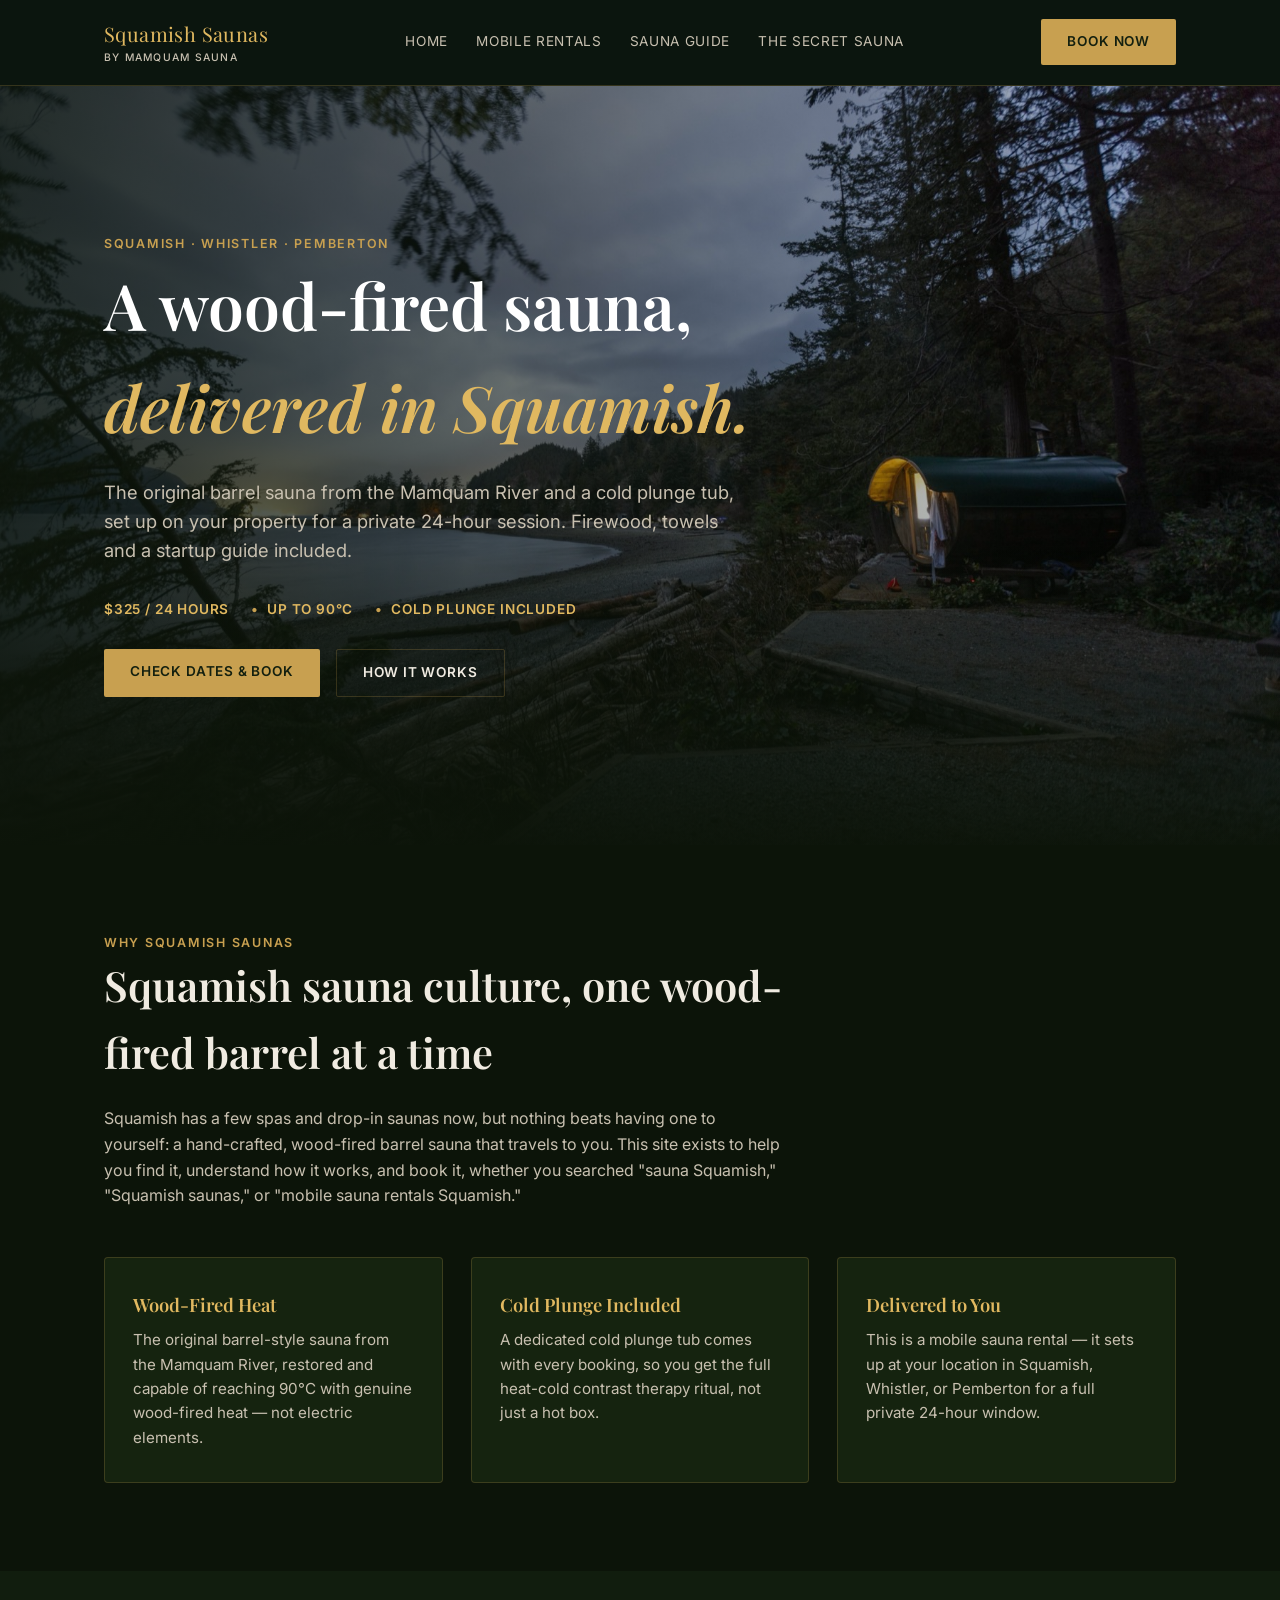
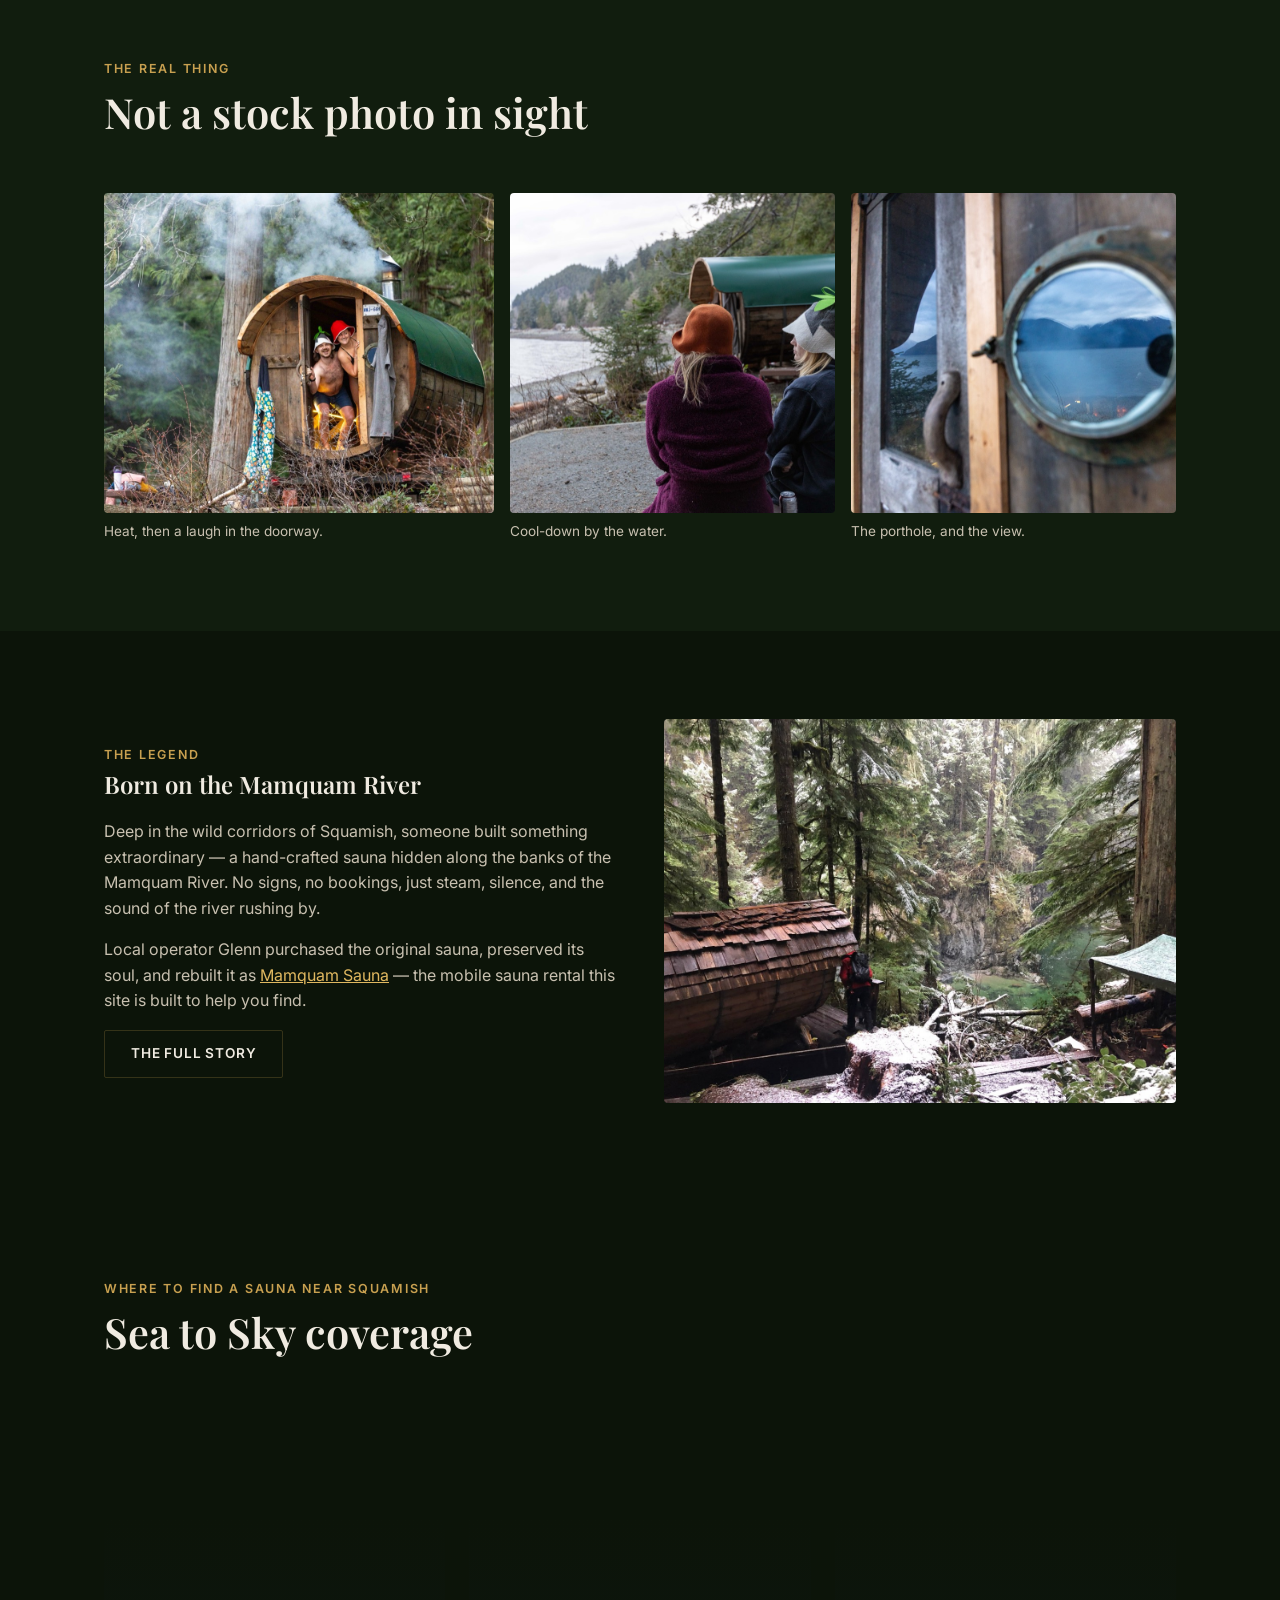
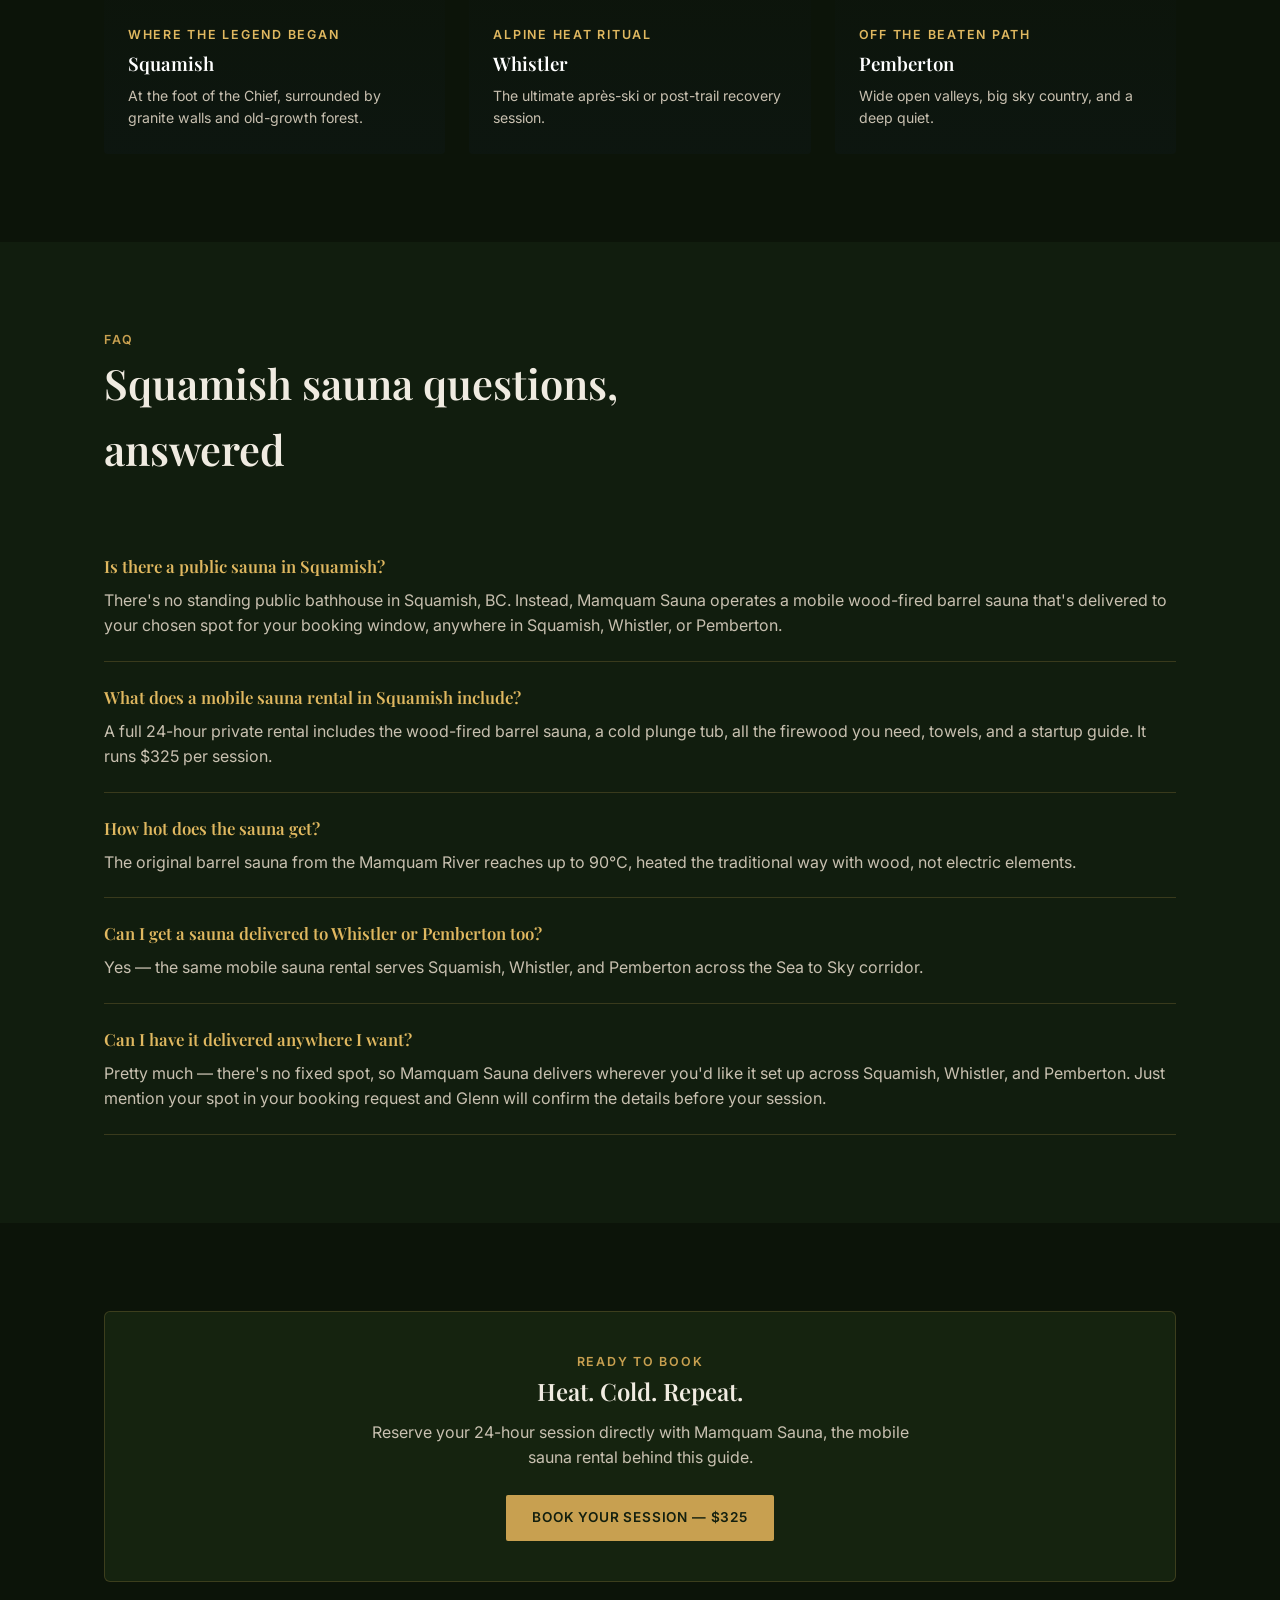
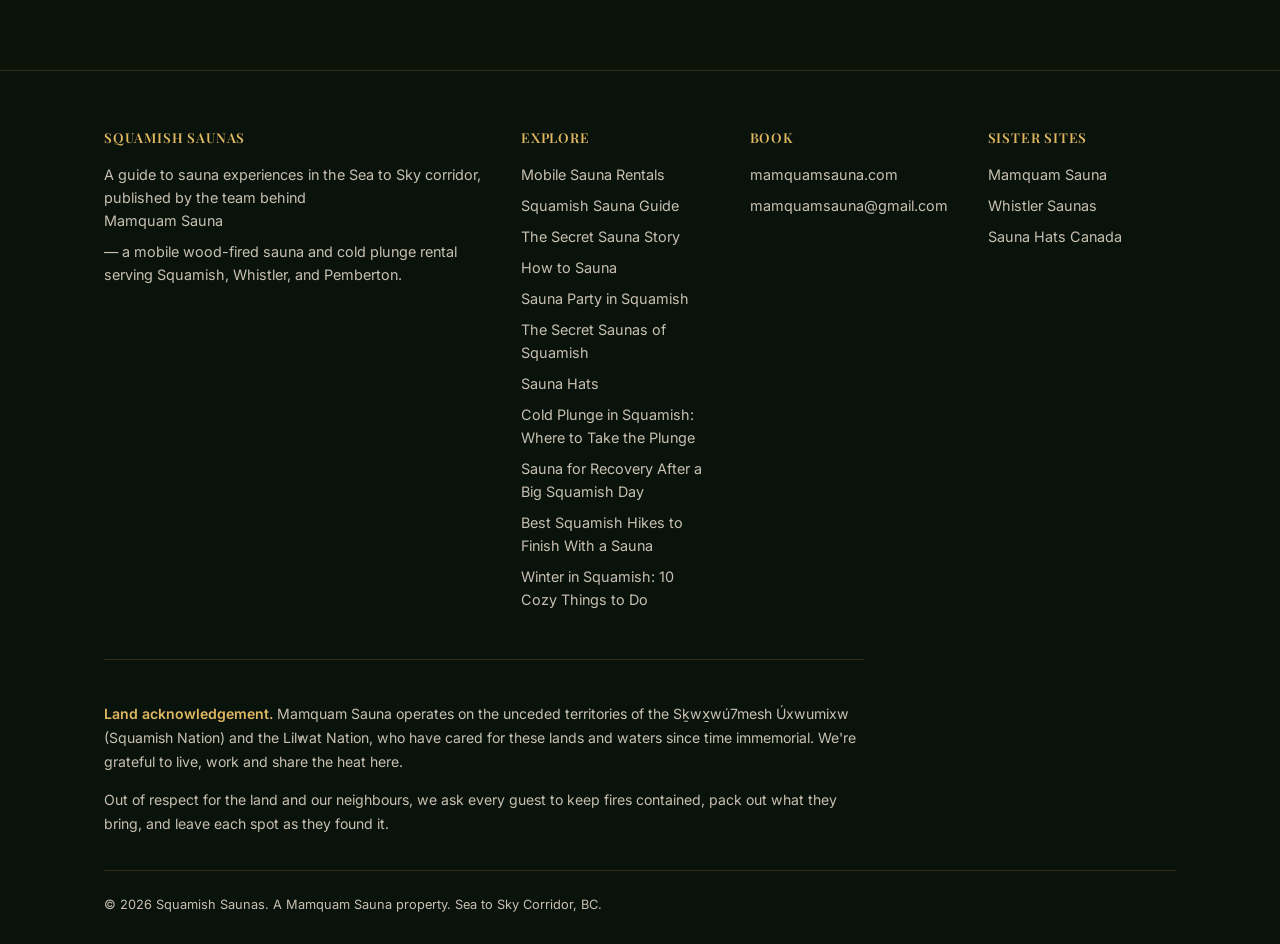
<file: index.html>
<!DOCTYPE html>
<html lang="en">
<head>
<meta charset="UTF-8" />
<meta name="viewport" content="width=device-width, initial-scale=1.0" />
<title>Squamish Saunas | Sauna &amp; Mobile Sauna Rentals in Squamish, BC</title>
<meta name="description" content="Your guide to saunas in Squamish, BC — including mobile sauna rentals with cold plunge, wood-fired heat, and firewood included. Brought to you by Mamquam Sauna." />
<meta name="robots" content="index, follow" />
<link rel="canonical" href="https://www.saunasquamish.com/" />
<meta property="og:type" content="website" />
<meta property="og:site_name" content="Squamish Saunas" />
<meta property="og:title" content="Squamish Saunas | Sauna & Mobile Sauna Rentals in Squamish, BC" />
<meta property="og:description" content="Your guide to saunas in Squamish, BC — including mobile sauna rentals with cold plunge, wood-fired heat, and firewood included." />
<meta property="og:url" content="https://www.saunasquamish.com/" />
<meta property="og:image" content="https://www.saunasquamish.com/img/sauna-dusk.jpg" />
<meta name="twitter:card" content="summary_large_image" />
<link rel="stylesheet" href="style.css" />
<script type="application/ld+json">
{
  "@context": "https://schema.org",
  "@type": "LocalBusiness",
  "name": "Squamish Saunas",
  "alternateName": "Mamquam Sauna",
  "description": "Mobile sauna rentals and sauna sessions in Squamish, BC, featuring wood-fired heat and cold plunge.",
  "url": "https://www.saunasquamish.com/",
  "priceRange": "$325",
  "areaServed": [
    { "@type": "City", "name": "Squamish" },
    { "@type": "City", "name": "Whistler" },
    { "@type": "City", "name": "Pemberton" }
  ],
  "address": { "@type": "PostalAddress", "addressLocality": "Squamish", "addressRegion": "BC", "addressCountry": "CA" },
  "sameAs": ["https://www.mamquamsauna.com/", "https://www.saunawhistler.com/"]
}
</script>
</head>
<body>

<header class="site">
  <div class="bar">
    <div class="brand">Squamish Saunas<small>By Mamquam Sauna</small></div>
    <nav class="main">
      <a href="/">Home</a>
      <a href="mobile-sauna-rentals-squamish.html">Mobile Rentals</a>
      <a href="squamish-saunas-guide.html">Sauna Guide</a>
      <a href="mamquam-sauna.html">The Secret Sauna</a>
    </nav>
    <button class="hamburger" type="button" aria-label="Menu" aria-expanded="false">&#9776;</button>
    <a href="https://rentedlocal.com/book-appointment?embed_key=mamquamsauna-f3160d" class="btn" data-book>Book Now</a>
  </div>
</header>

<section class="hero" style="background-image:url('img/sauna-dusk.jpg');">
  <div class="wrap">
    <div class="eyebrow">Squamish · Whistler · Pemberton</div>
    <h1>A wood-fired sauna,<br><em>delivered in Squamish.</em></h1>
    <p class="lead">The original barrel sauna from the Mamquam River and a cold plunge tub, set up on your property for a private 24-hour session. Firewood, towels and a startup guide included.</p>
    <ul class="facts"><li>$325 / 24 hours</li><li>Up to 90°C</li><li>Cold plunge included</li></ul>
    <div class="cta-row">
      <a href="https://rentedlocal.com/book-appointment?embed_key=mamquamsauna-f3160d" class="btn" data-book>Check Dates &amp; Book</a>
      <a href="mobile-sauna-rentals-squamish.html" class="btn ghost">How It Works</a>
    </div>
  </div>
</section>

<section>
  <div class="wrap">
    <div class="section-head">
      <div class="eyebrow">Why Squamish Saunas</div>
      <h2>Squamish sauna culture, one wood-fired barrel at a time</h2>
      <p style="color:var(--text-dim)">Squamish has a few spas and drop-in saunas now, but nothing beats having one to yourself: a hand-crafted, wood-fired barrel sauna that travels to you. This site exists to help you find it, understand how it works, and book it, whether you searched "sauna Squamish," "Squamish saunas," or "mobile sauna rentals Squamish."</p>
    </div>
    <div class="grid-3">
      <div class="card">
        <h3>Wood-Fired Heat</h3>
        <p>The original barrel-style sauna from the Mamquam River, restored and capable of reaching 90°C with genuine wood-fired heat — not electric elements.</p>
      </div>
      <div class="card">
        <h3>Cold Plunge Included</h3>
        <p>A dedicated cold plunge tub comes with every booking, so you get the full heat-cold contrast therapy ritual, not just a hot box.</p>
      </div>
      <div class="card">
        <h3>Delivered to You</h3>
        <p>This is a mobile sauna rental — it sets up at your location in Squamish, Whistler, or Pemberton for a full private 24-hour window.</p>
      </div>
    </div>
  </div>
</section>

<section class="alt">
  <div class="wrap">
    <div class="section-head">
      <div class="eyebrow">The Real Thing</div>
      <h2>Not a stock photo in sight</h2>
    </div>
    <div class="photo-strip three">
      <figure><img src="img/sauna-door.jpg" alt="Two people in sauna hats smiling from the doorway of the wood-fired barrel sauna, steam rising" loading="lazy" /><figcaption>Heat, then a laugh in the doorway.</figcaption></figure>
      <figure><img src="img/sauna-shore.jpg" alt="Two friends in felt sauna hats cooling down beside the barrel sauna on the shore" loading="lazy" /><figcaption>Cool-down by the water.</figcaption></figure>
      <figure><img src="img/sauna-porthole.jpg" alt="Brass porthole on the sauna door reflecting mountains and the ocean" loading="lazy" /><figcaption>The porthole, and the view.</figcaption></figure>
    </div>
  </div>
</section>

<section>
  <div class="wrap grid-2">
    <div>
      <div class="eyebrow">The Legend</div>
      <h2>Born on the Mamquam River</h2>
      <p style="color:var(--text-dim)">Deep in the wild corridors of Squamish, someone built something extraordinary — a hand-crafted sauna hidden along the banks of the Mamquam River. No signs, no bookings, just steam, silence, and the sound of the river rushing by.</p>
      <p style="color:var(--text-dim)">Local operator Glenn purchased the original sauna, preserved its soul, and rebuilt it as <a href="mamquam-sauna.html" style="color:var(--gold-bright); text-decoration:underline;">Mamquam Sauna</a> — the mobile sauna rental this site is built to help you find.</p>
      <a href="mamquam-sauna.html" class="btn ghost">The Full Story</a>
    </div>
    <img class="rounded" src="img/sauna-river.jpg" alt="The original Mamquam Sauna on the banks of the Mamquam River, Squamish" loading="lazy" />
  </div>
</section>

<section>
  <div class="wrap">
    <div class="section-head">
      <div class="eyebrow">Where to Find a Sauna Near Squamish</div>
      <h2>Sea to Sky coverage</h2>
    </div>
    <div class="locations-grid">
      <a class="loc-card" href="https://www.mamquamsauna.com/#locations" style="background-image:url('https://images.unsplash.com/photo-1663645038231-55fef6adb6e1?crop=entropy&cs=tinysrgb&fit=max&fm=jpg&q=80&w=800')">
        <div class="inner"><div class="eyebrow">Where the legend began</div><h3>Squamish</h3><p>At the foot of the Chief, surrounded by granite walls and old-growth forest.</p></div>
      </a>
      <a class="loc-card" href="https://www.mamquamsauna.com/#locations" style="background-image:url('https://images.unsplash.com/photo-1639436027140-d8b8d7ac5af4?crop=entropy&cs=tinysrgb&fit=max&fm=jpg&q=80&w=800')">
        <div class="inner"><div class="eyebrow">Alpine heat ritual</div><h3>Whistler</h3><p>The ultimate après-ski or post-trail recovery session.</p></div>
      </a>
      <a class="loc-card" href="https://www.mamquamsauna.com/#locations" style="background-image:url('https://images.unsplash.com/photo-1689771716787-0d593884bd65?crop=entropy&cs=tinysrgb&fit=max&fm=jpg&q=80&w=800')">
        <div class="inner"><div class="eyebrow">Off the beaten path</div><h3>Pemberton</h3><p>Wide open valleys, big sky country, and a deep quiet.</p></div>
      </a>
    </div>
  </div>
</section>

<section class="alt">
  <div class="wrap">
    <div class="section-head">
      <div class="eyebrow">FAQ</div>
      <h2>Squamish sauna questions, answered</h2>
    </div>
    <div class="faq-item">
      <h3>Is there a public sauna in Squamish?</h3>
      <p>There's no standing public bathhouse in Squamish, BC. Instead, Mamquam Sauna operates a mobile wood-fired barrel sauna that's delivered to your chosen spot for your booking window, anywhere in Squamish, Whistler, or Pemberton.</p>
    </div>
    <div class="faq-item">
      <h3>What does a mobile sauna rental in Squamish include?</h3>
      <p>A full 24-hour private rental includes the wood-fired barrel sauna, a cold plunge tub, all the firewood you need, towels, and a startup guide. It runs $325 per session.</p>
    </div>
    <div class="faq-item">
      <h3>How hot does the sauna get?</h3>
      <p>The original barrel sauna from the Mamquam River reaches up to 90°C, heated the traditional way with wood, not electric elements.</p>
    </div>
    <div class="faq-item">
      <h3>Can I get a sauna delivered to Whistler or Pemberton too?</h3>
      <p>Yes — the same mobile sauna rental serves Squamish, Whistler, and Pemberton across the Sea to Sky corridor.</p>
    </div>
    <div class="faq-item">
      <h3>Can I have it delivered anywhere I want?</h3>
      <p>Pretty much — there's no fixed spot, so Mamquam Sauna delivers wherever you'd like it set up across Squamish, Whistler, and Pemberton. Just mention your spot in your booking request and Glenn will confirm the details before your session.</p>
    </div>
  </div>
</section>

<section>
  <div class="wrap">
    <div class="callout">
      <div class="eyebrow">Ready to book</div>
      <h2>Heat. Cold. Repeat.</h2>
      <p>Reserve your 24-hour session directly with Mamquam Sauna, the mobile sauna rental behind this guide.</p>
      <a href="https://rentedlocal.com/book-appointment?embed_key=mamquamsauna-f3160d" class="btn" data-book>Book Your Session — $325</a>
    </div>
  </div>
</section>

<footer class="site">
  <div class="wrap">
    <div class="footer-grid">
      <div>
        <h4>Squamish Saunas</h4>
        <p>A guide to sauna experiences in the Sea to Sky corridor, published by the team behind <a href="https://www.mamquamsauna.com/">Mamquam Sauna</a> — a mobile wood-fired sauna and cold plunge rental serving Squamish, Whistler, and Pemberton.</p>
      </div>
      <div>
        <h4>Explore</h4>
        <a href="mobile-sauna-rentals-squamish.html">Mobile Sauna Rentals</a>
        <a href="squamish-saunas-guide.html">Squamish Sauna Guide</a>
        <a href="mamquam-sauna.html">The Secret Sauna Story</a>
        <a href="how-to-sauna-first-timers-guide.html">How to Sauna</a>
        <a href="sauna-party-squamish.html">Sauna Party in Squamish</a>
        <a href="secret-saunas-squamish.html">The Secret Saunas of Squamish</a>
        <a href="sauna-hats-guide.html">Sauna Hats</a>
        <a href="cold-plunge-squamish.html">Cold Plunge in Squamish: Where to Take the Plunge</a>
        <a href="sauna-recovery-climbing-biking-squamish.html">Sauna for Recovery After a Big Squamish Day</a>
        <a href="best-squamish-hikes-to-finish-with-a-sauna.html">Best Squamish Hikes to Finish With a Sauna</a>
        <a href="winter-in-squamish-things-to-do.html">Winter in Squamish: 10 Cozy Things to Do</a>
      </div>
      <div>
        <h4>Book</h4>
        <a href="https://www.mamquamsauna.com/">mamquamsauna.com</a>
        <a href="mailto:mamquamsauna@gmail.com">mamquamsauna@gmail.com</a>
      </div>
      <div>
        <h4>Sister Sites</h4>
        <a href="https://www.mamquamsauna.com/">Mamquam Sauna</a>
        <a href="https://www.saunawhistler.com/">Whistler Saunas</a>
        <a href="https://saunahatcanada.com/">Sauna Hats Canada</a>
      </div>
    </div>
    <div class="land-ack">
      <p><strong>Land acknowledgement.</strong> Mamquam Sauna operates on the unceded territories of the Sḵwx̱wú7mesh Úxwumixw (Squamish Nation) and the Lil̓wat Nation, who have cared for these lands and waters since time immemorial. We're grateful to live, work and share the heat here.</p>
      <p>Out of respect for the land and our neighbours, we ask every guest to keep fires contained, pack out what they bring, and leave each spot as they found it.</p>
    </div>
    <div class="footer-bottom">
      <span>&copy; 2026 Squamish Saunas. A Mamquam Sauna property. Sea to Sky Corridor, BC.</span>
    </div>
  </div>
</footer>

<script src="https://rentedlocal.com/rented-local-widget.js" data-embed-key="mamquamsauna-f3160d" data-embed-auto="false" defer></script>
<script src="https://sauna-chat.thefulltimehobby.workers.dev/widget.js" defer></script>
<script src="site.js" defer></script>
<!-- Cloudflare Web Analytics --><script defer src='https://static.cloudflareinsights.com/beacon.min.js' data-cf-beacon='{"token": "0aafe533153c4208bb2b0b701a22be5f"}'></script><!-- End Cloudflare Web Analytics -->
</body>
</html>
</file>
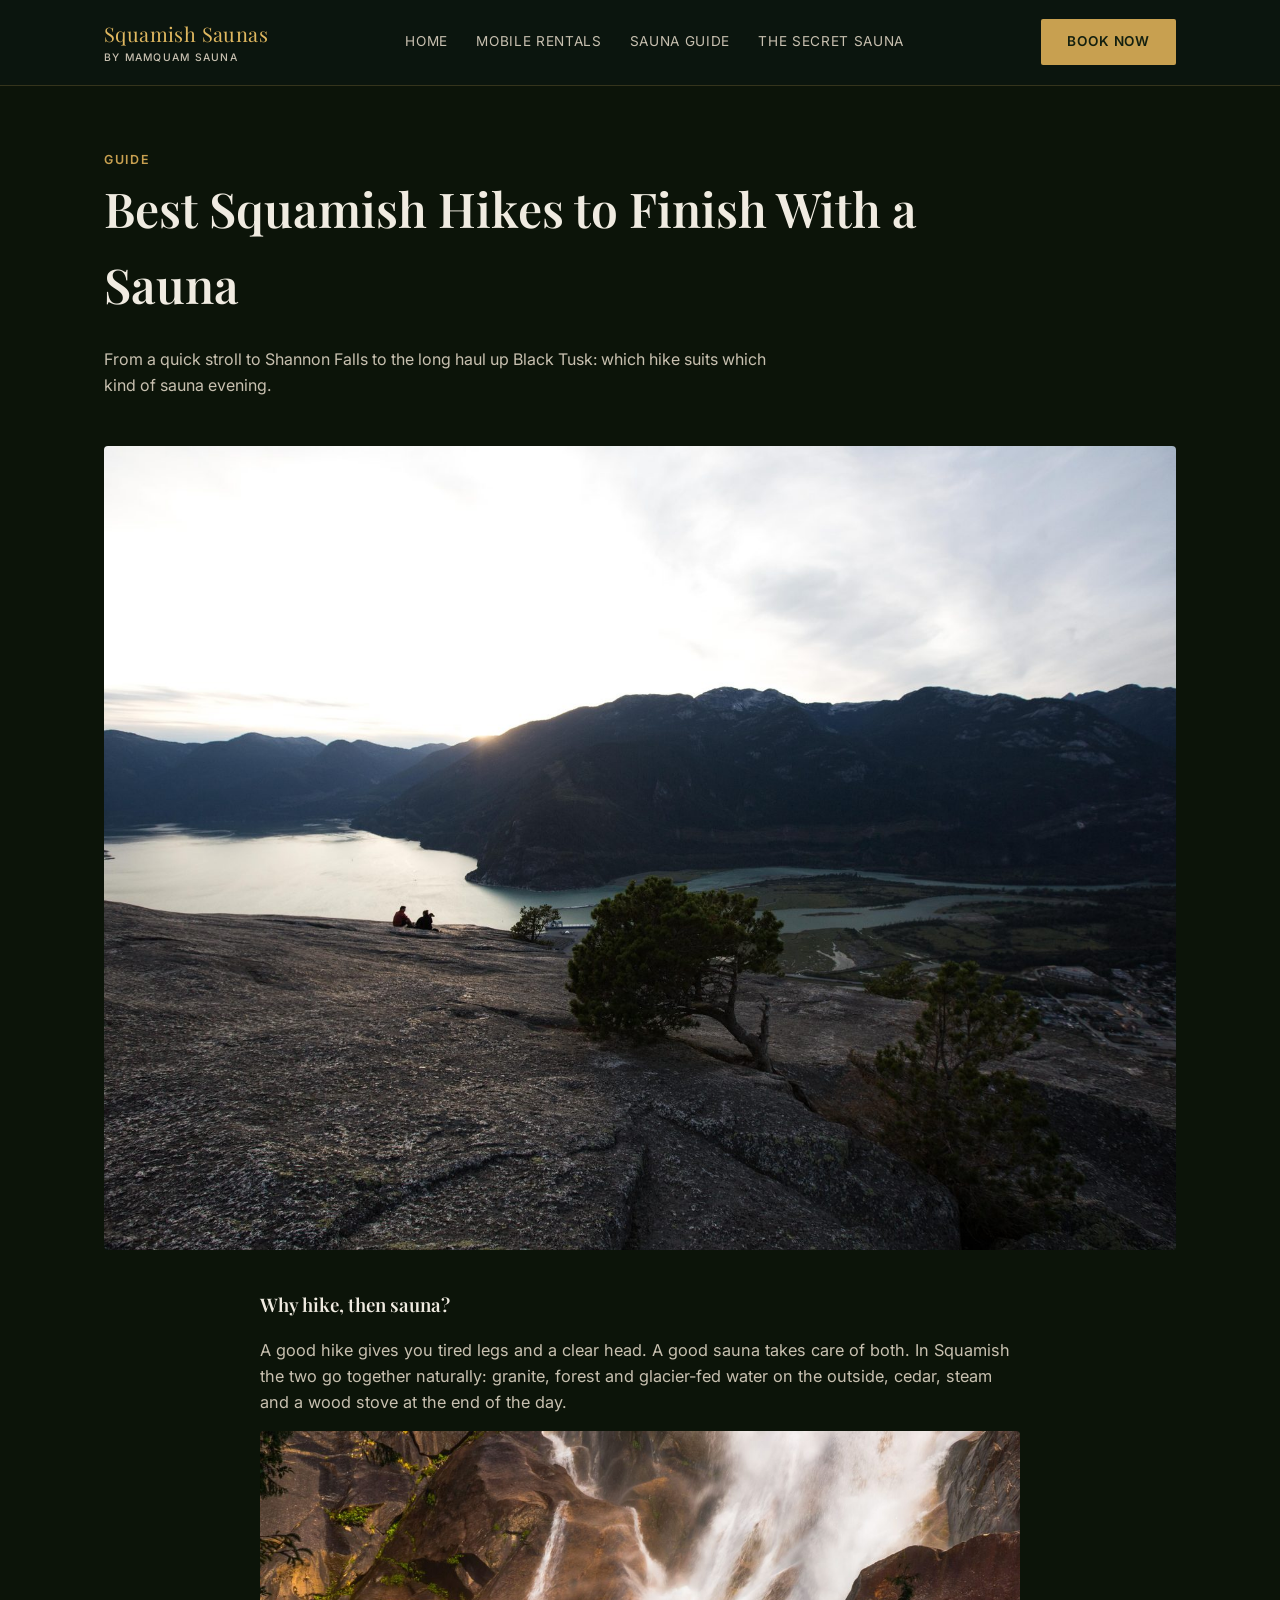
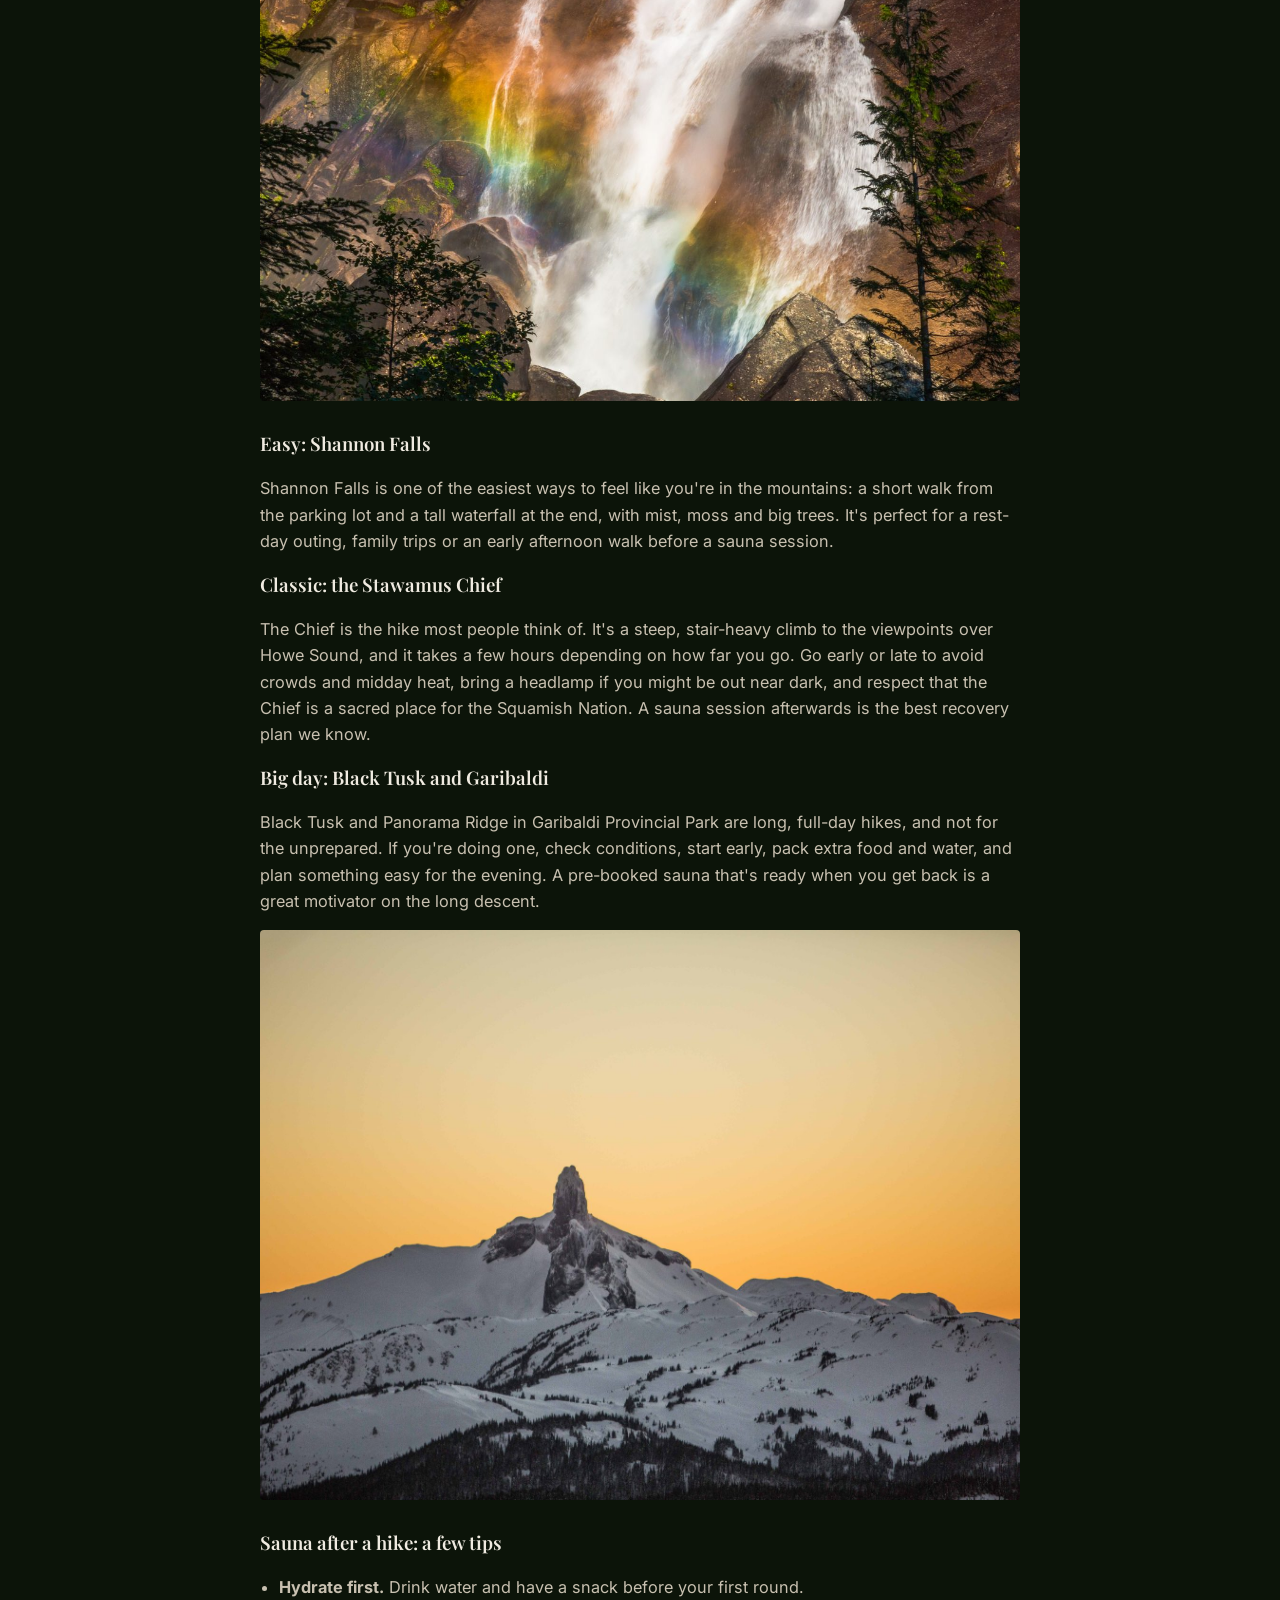
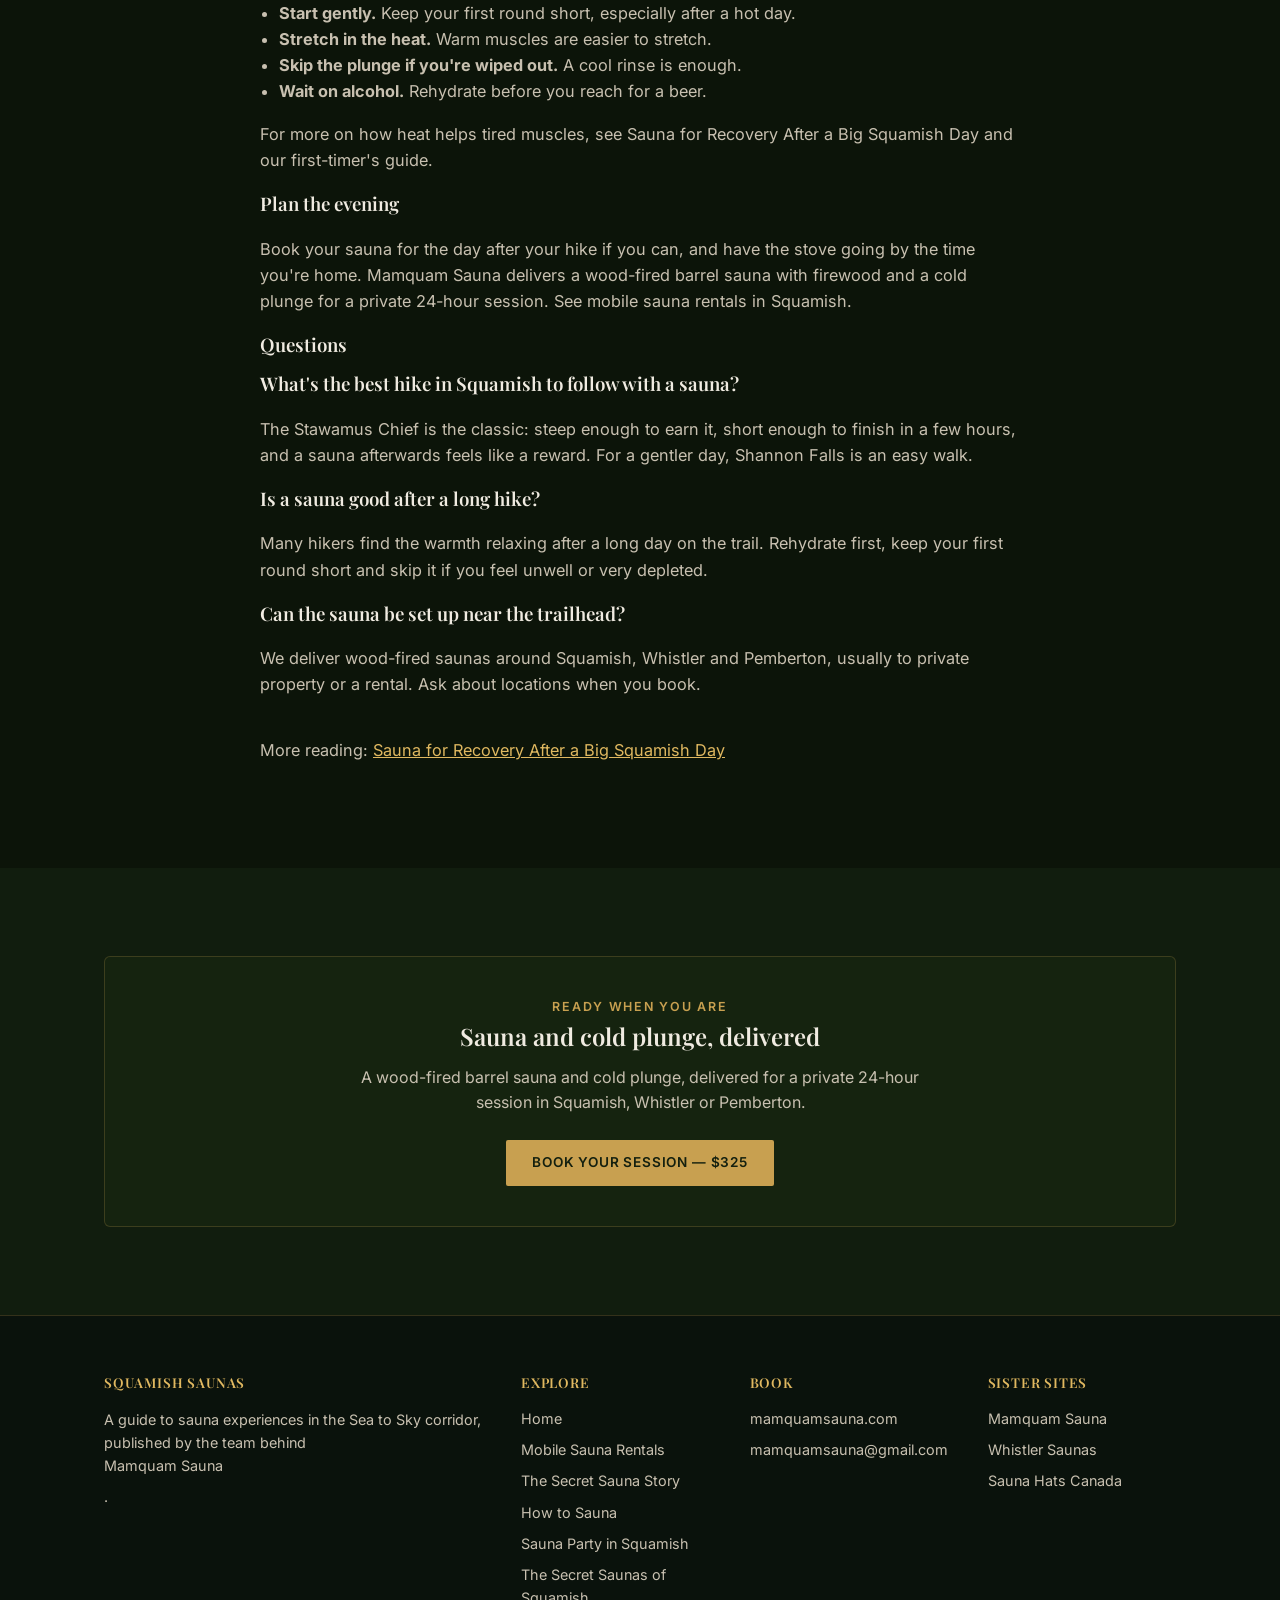
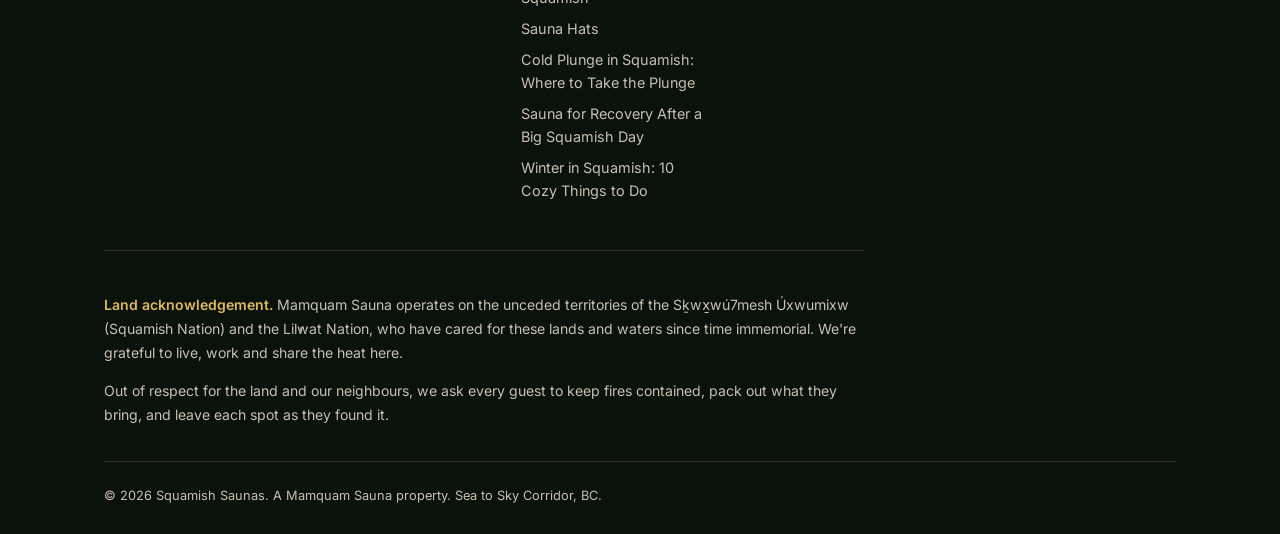
<file: best-squamish-hikes-to-finish-with-a-sauna.html>
<!DOCTYPE html>
<html lang="en">
<head>
<meta charset="UTF-8" />
<meta name="viewport" content="width=device-width, initial-scale=1.0" />
<title>Best Squamish Hikes to Finish With a Sauna</title>
<meta name="description" content="The best Squamish hikes to pair with a wood-fired sauna: Shannon Falls, the Stawamus Chief and a big Garibaldi day, with tips on timing, recovery and booking a private sauna." />
<meta name="robots" content="index, follow" />
<link rel="canonical" href="https://www.saunasquamish.com/best-squamish-hikes-to-finish-with-a-sauna.html" />
<link rel="stylesheet" href="style.css" />
<meta property="og:type" content="article">
<meta property="og:title" content="Best Squamish Hikes to Finish With a Sauna">
<meta property="og:description" content="The best Squamish hikes to pair with a wood-fired sauna: Shannon Falls, the Stawamus Chief and a big Garibaldi day, with tips on timing, recovery and booking a private sauna.">
<meta property="og:url" content="https://www.saunasquamish.com/best-squamish-hikes-to-finish-with-a-sauna.html">
<meta property="og:image" content="https://www.saunasquamish.com/img/blog-view-from-the-chief.jpg">
<script type="application/ld+json">
{
  "@context": "https://schema.org",
  "@type": "BlogPosting",
  "headline": "Best Squamish Hikes to Finish With a Sauna",
  "description": "The best Squamish hikes to pair with a wood-fired sauna: Shannon Falls, the Stawamus Chief and a big Garibaldi day, with tips on timing, recovery and booking a private sauna.",
  "image": "https://www.saunasquamish.com/img/blog-view-from-the-chief.jpg",
  "datePublished": "2026-11-18",
  "dateModified": "2026-11-18",
  "author": {
    "@type": "Organization",
    "name": "Mamquam Sauna"
  },
  "publisher": {
    "@type": "Organization",
    "name": "Squamish Saunas"
  },
  "mainEntityOfPage": "https://www.saunasquamish.com/best-squamish-hikes-to-finish-with-a-sauna.html"
}
</script>
<script type="application/ld+json">
{
  "@context": "https://schema.org",
  "@type": "FAQPage",
  "mainEntity": [
    {
      "@type": "Question",
      "name": "What's the best hike in Squamish to follow with a sauna?",
      "acceptedAnswer": {
        "@type": "Answer",
        "text": "The Stawamus Chief is the classic: steep enough to earn it, short enough to finish in a few hours, and a sauna afterwards feels like a reward. For a gentler day, Shannon Falls is an easy walk."
      }
    },
    {
      "@type": "Question",
      "name": "Is a sauna good after a long hike?",
      "acceptedAnswer": {
        "@type": "Answer",
        "text": "Many hikers find the warmth relaxing after a long day on the trail. Rehydrate first, keep your first round short and skip it if you feel unwell or very depleted."
      }
    },
    {
      "@type": "Question",
      "name": "Can the sauna be set up near the trailhead?",
      "acceptedAnswer": {
        "@type": "Answer",
        "text": "We deliver wood-fired saunas around Squamish, Whistler and Pemberton, usually to private property or a rental. Ask about locations when you book."
      }
    }
  ]
}
</script>
</head>
<body>

<header class="site">
  <div class="bar">
    <div class="brand">Squamish Saunas<small>By Mamquam Sauna</small></div>
    <nav class="main">
      <a href="index.html">Home</a>
      <a href="mobile-sauna-rentals-squamish.html">Mobile Rentals</a>
      <a href="squamish-saunas-guide.html">Sauna Guide</a>
      <a href="mamquam-sauna.html">The Secret Sauna</a>
    </nav>
    <button class="hamburger" type="button" aria-label="Menu" aria-expanded="false">&#9776;</button>
    <a href="https://rentedlocal.com/book-appointment?embed_key=mamquamsauna-f3160d" class="btn" data-book>Book Now</a>
  </div>
</header>

<section style="padding-top:64px; padding-bottom:32px;">
  <div class="wrap">
    <div class="eyebrow">Guide</div>
    <h1 style="font-size:clamp(2rem,4vw,3rem); max-width:820px;">Best Squamish Hikes to Finish With a Sauna</h1>
    <p style="color:var(--text-dim); max-width:680px;">From a quick stroll to Shannon Falls to the long haul up Black Tusk: which hike suits which kind of sauna evening.</p>
  </div>
</section>

<section style="padding-top:0;">
  <div class="wrap">
    <img class="rounded" style="margin-bottom:40px;" src="img/blog-view-from-the-chief.jpg" alt="Looking out over Howe Sound from the top of the Stawamus Chief at the end of the day" loading="lazy" />
    <article class="guide">
<h3>Why hike, then sauna?</h3>
<p>A good hike gives you tired legs and a clear head. A good sauna takes care of both. In Squamish the two go together naturally: granite, forest and glacier-fed water on the outside, cedar, steam and a wood stove at the end of the day.</p>
<img class="rounded" style="margin:12px 0 28px;" src="img/blog-rainbow-shannon-falls.jpg" alt="A rainbow in the mist at the base of Shannon Falls" loading="lazy" />
<h3>Easy: Shannon Falls</h3>
<p>Shannon Falls is one of the easiest ways to feel like you're in the mountains: a short walk from the parking lot and a tall waterfall at the end, with mist, moss and big trees. It's perfect for a rest-day outing, family trips or an early afternoon walk before a sauna session.</p>
<h3>Classic: the Stawamus Chief</h3>
<p>The Chief is the hike most people think of. It's a steep, stair-heavy climb to the viewpoints over Howe Sound, and it takes a few hours depending on how far you go. Go early or late to avoid crowds and midday heat, bring a headlamp if you might be out near dark, and respect that the Chief is a sacred place for the Squamish Nation. A sauna session afterwards is the best recovery plan we know.</p>
<h3>Big day: Black Tusk and Garibaldi</h3>
<p>Black Tusk and Panorama Ridge in Garibaldi Provincial Park are long, full-day hikes, and not for the unprepared. If you're doing one, check conditions, start early, pack extra food and water, and plan something easy for the evening. A pre-booked sauna that's ready when you get back is a great motivator on the long descent.</p>
<img class="rounded" style="margin:12px 0 28px;" src="img/blog-black-tusk-sunset.jpg" alt="Black Tusk glowing at sunset above snowfields in Garibaldi Provincial Park" loading="lazy" />
<h3>Sauna after a hike: a few tips</h3>
<ul>
  <li><strong>Hydrate first.</strong> Drink water and have a snack before your first round.</li>
  <li><strong>Start gently.</strong> Keep your first round short, especially after a hot day.</li>
  <li><strong>Stretch in the heat.</strong> Warm muscles are easier to stretch.</li>
  <li><strong>Skip the plunge if you're wiped out.</strong> A cool rinse is enough.</li>
  <li><strong>Wait on alcohol.</strong> Rehydrate before you reach for a beer.</li>
</ul>
<p>For more on how heat helps tired muscles, see <a href="sauna-recovery-climbing-biking-squamish.html">Sauna for Recovery After a Big Squamish Day</a> and our <a href="how-to-sauna-first-timers-guide.html">first-timer's guide</a>.</p>
<h3>Plan the evening</h3>
<p>Book your sauna for the day after your hike if you can, and have the stove going by the time you're home. Mamquam Sauna delivers a wood-fired barrel sauna with firewood and a cold plunge for a private 24-hour session. See <a href="mobile-sauna-rentals-squamish.html">mobile sauna rentals in Squamish</a>.</p>
<h3>Questions</h3>
<h3>What's the best hike in Squamish to follow with a sauna?</h3>
<p>The Stawamus Chief is the classic: steep enough to earn it, short enough to finish in a few hours, and a sauna afterwards feels like a reward. For a gentler day, Shannon Falls is an easy walk.</p>
<h3>Is a sauna good after a long hike?</h3>
<p>Many hikers find the warmth relaxing after a long day on the trail. Rehydrate first, keep your first round short and skip it if you feel unwell or very depleted.</p>
<h3>Can the sauna be set up near the trailhead?</h3>
<p>We deliver wood-fired saunas around Squamish, Whistler and Pemberton, usually to private property or a rental. Ask about locations when you book.</p>

      <p style="margin-top:40px; color:var(--text-dim);">More reading: <a href="sauna-recovery-climbing-biking-squamish.html" style="color:var(--gold-bright); text-decoration:underline;">Sauna for Recovery After a Big Squamish Day</a></p>
    </article>
  </div>
</section>

<section class="alt">
  <div class="wrap">
    <div class="callout">
      <div class="eyebrow">Ready When You Are</div>
      <h2>Sauna and cold plunge, delivered</h2>
      <p>A wood-fired barrel sauna and cold plunge, delivered for a private 24-hour session in Squamish, Whistler or Pemberton.</p>
      <a href="https://rentedlocal.com/book-appointment?embed_key=mamquamsauna-f3160d" class="btn" data-book>Book Your Session — $325</a>
    </div>
  </div>
</section>

<footer class="site">
  <div class="wrap">
    <div class="footer-grid">
      <div>
        <h4>Squamish Saunas</h4>
        <p>A guide to sauna experiences in the Sea to Sky corridor, published by the team behind <a href="https://www.mamquamsauna.com/">Mamquam Sauna</a>.</p>
      </div>
      <div>
        <h4>Explore</h4>
        <a href="index.html">Home</a>
        <a href="mobile-sauna-rentals-squamish.html">Mobile Sauna Rentals</a>
        <a href="mamquam-sauna.html">The Secret Sauna Story</a>
        <a href="how-to-sauna-first-timers-guide.html">How to Sauna</a>
        <a href="sauna-party-squamish.html">Sauna Party in Squamish</a>
        <a href="secret-saunas-squamish.html">The Secret Saunas of Squamish</a>
        <a href="sauna-hats-guide.html">Sauna Hats</a>
        <a href="cold-plunge-squamish.html">Cold Plunge in Squamish: Where to Take the Plunge</a>
        <a href="sauna-recovery-climbing-biking-squamish.html">Sauna for Recovery After a Big Squamish Day</a>
        <a href="winter-in-squamish-things-to-do.html">Winter in Squamish: 10 Cozy Things to Do</a>
      </div>
      <div>
        <h4>Book</h4>
        <a href="https://www.mamquamsauna.com/">mamquamsauna.com</a>
        <a href="mailto:mamquamsauna@gmail.com">mamquamsauna@gmail.com</a>
      </div>
      <div>
        <h4>Sister Sites</h4>
        <a href="https://www.mamquamsauna.com/">Mamquam Sauna</a>
        <a href="https://www.saunawhistler.com/">Whistler Saunas</a>
        <a href="https://saunahatcanada.com/">Sauna Hats Canada</a>
      </div>
    </div>
    <div class="land-ack">
      <p><strong>Land acknowledgement.</strong> Mamquam Sauna operates on the unceded territories of the Sḵwx̱wú7mesh Úxwumixw (Squamish Nation) and the Lil̓wat Nation, who have cared for these lands and waters since time immemorial. We're grateful to live, work and share the heat here.</p>
      <p>Out of respect for the land and our neighbours, we ask every guest to keep fires contained, pack out what they bring, and leave each spot as they found it.</p>
    </div>
    <div class="footer-bottom">
      <span>&copy; 2026 Squamish Saunas. A Mamquam Sauna property. Sea to Sky Corridor, BC.</span>
    </div>
  </div>
</footer>

<script src="https://rentedlocal.com/rented-local-widget.js" data-embed-key="mamquamsauna-f3160d" data-embed-auto="false" defer></script>
<script src="https://sauna-chat.thefulltimehobby.workers.dev/widget.js" defer></script>
<script src="site.js" defer></script>
<!-- Cloudflare Web Analytics --><script defer src='https://static.cloudflareinsights.com/beacon.min.js' data-cf-beacon='{"token": "0aafe533153c4208bb2b0b701a22be5f"}'></script><!-- End Cloudflare Web Analytics -->
</body>
</html>
</file>
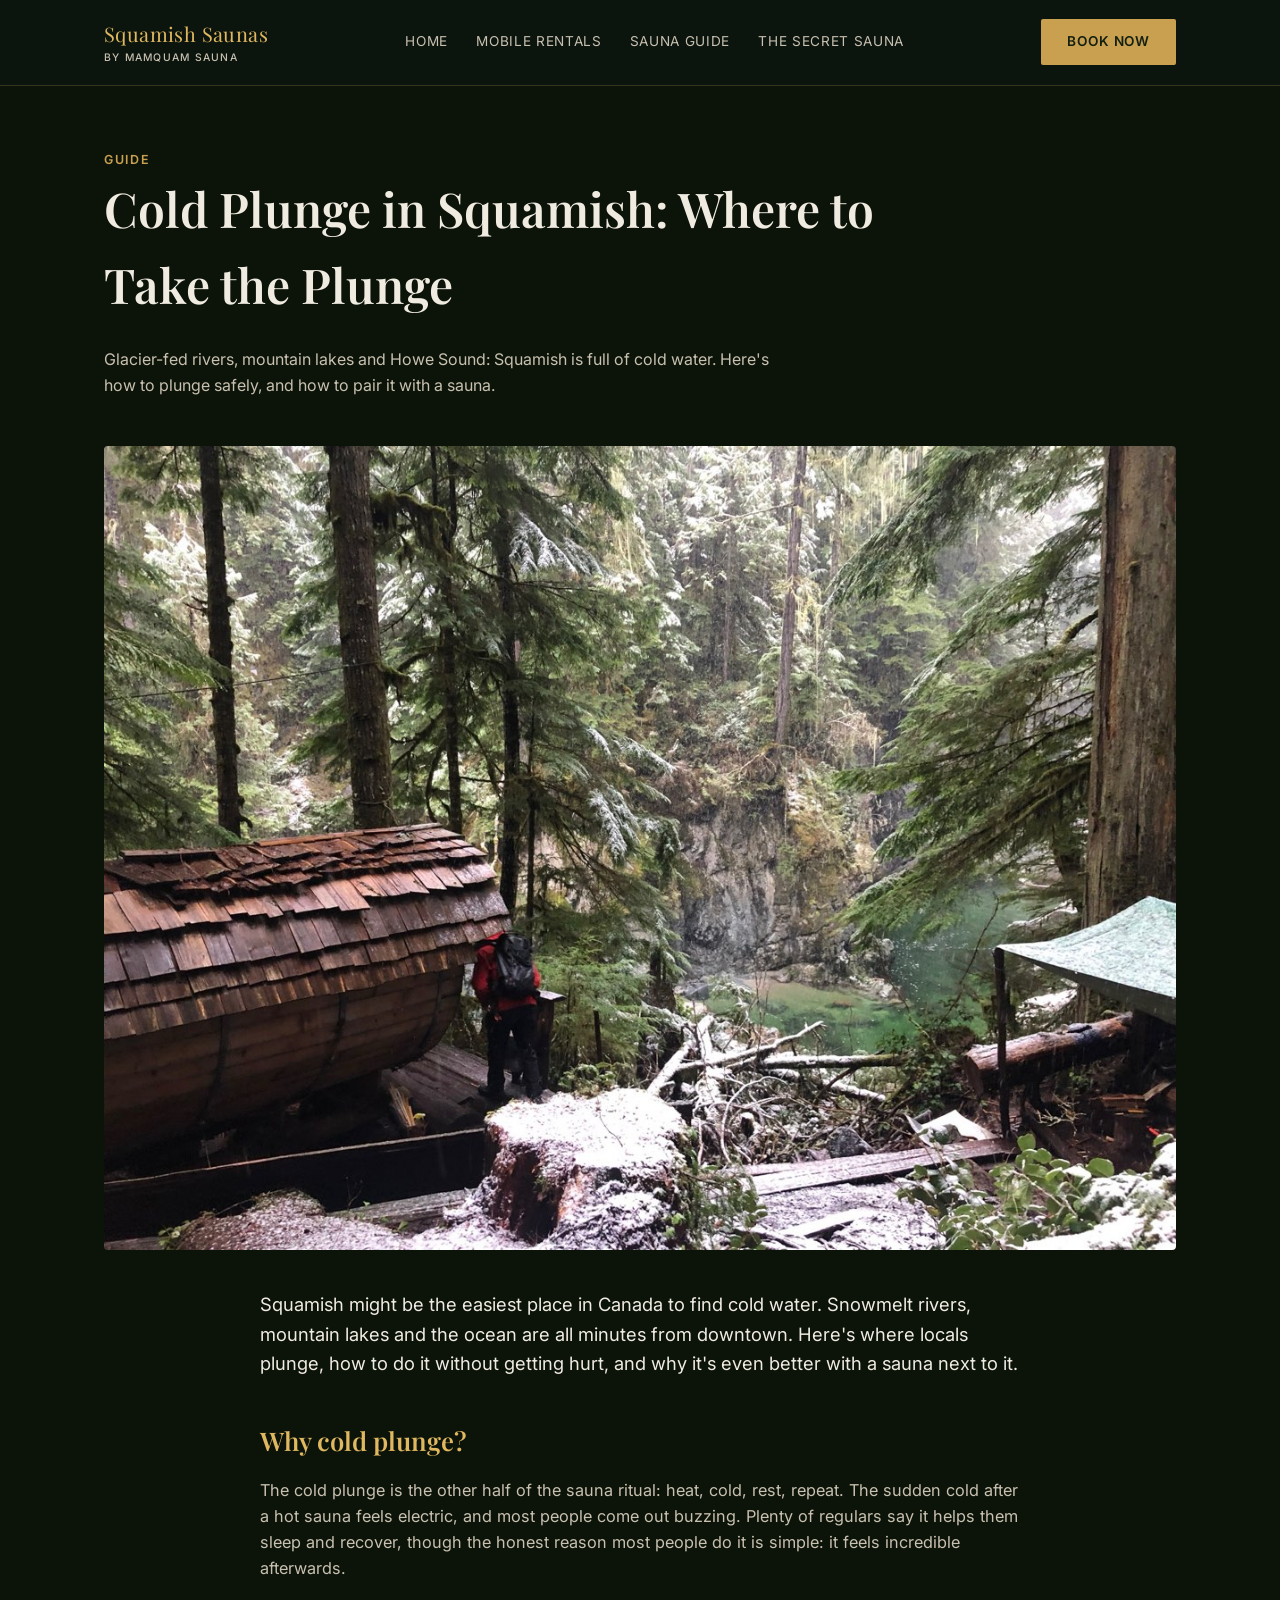
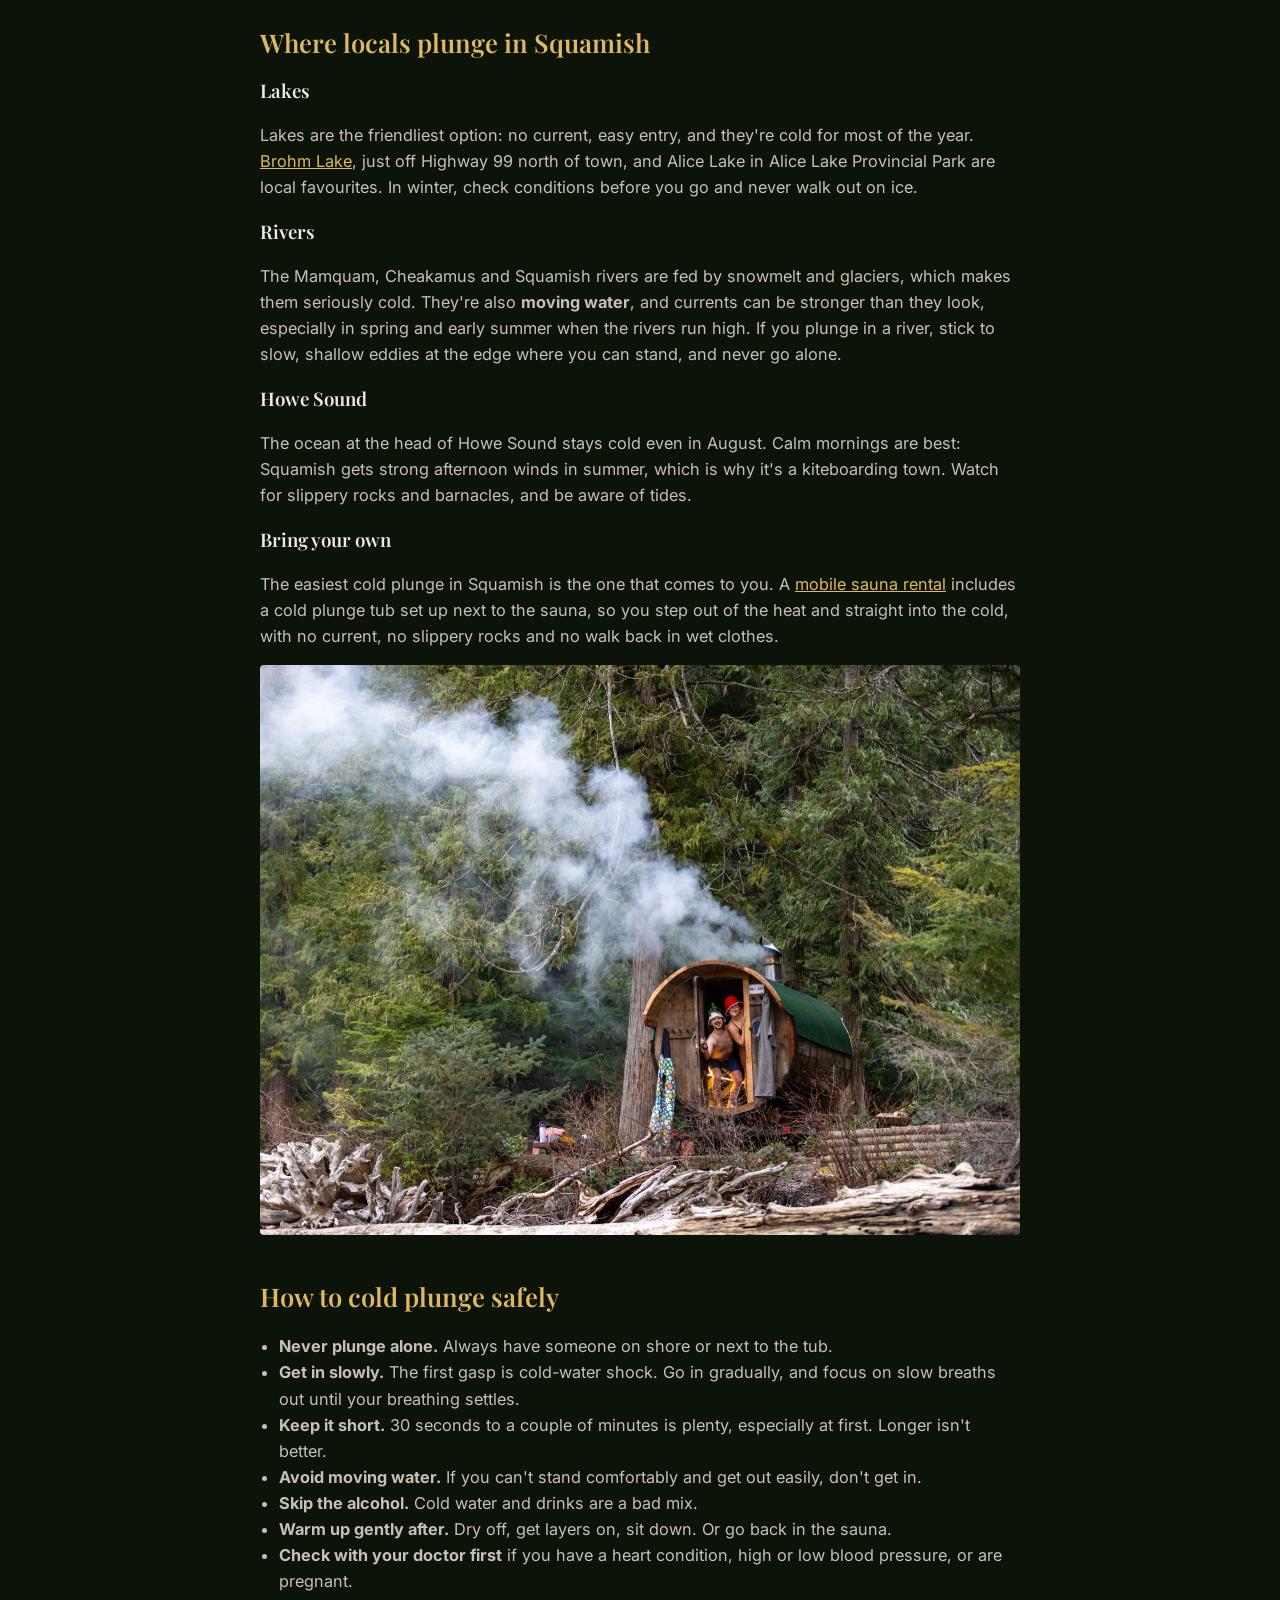
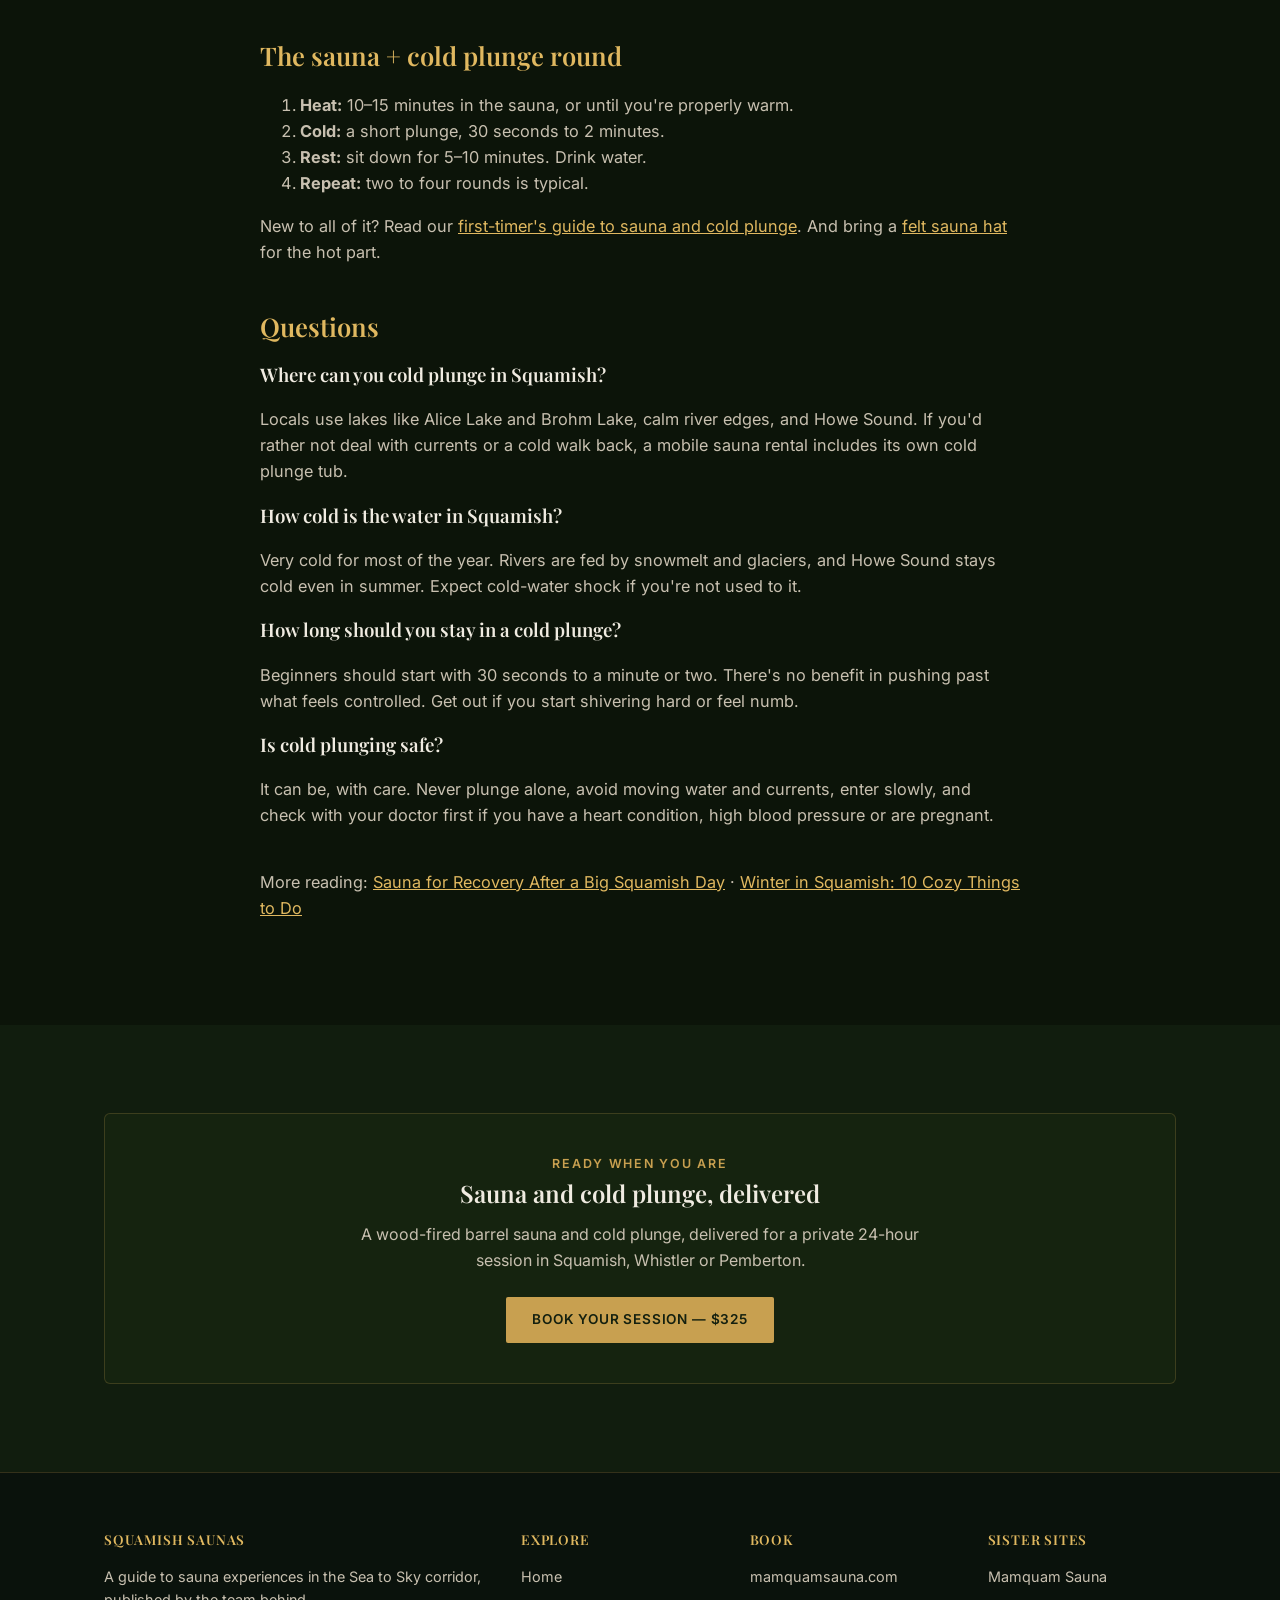
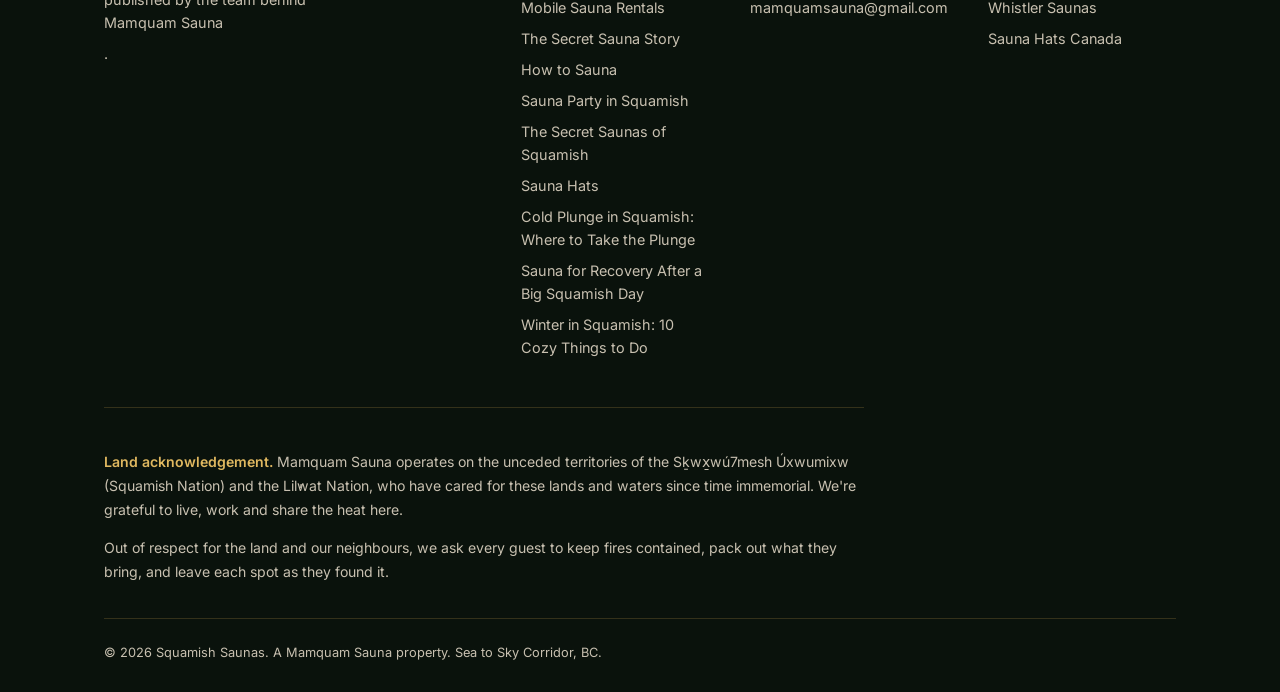
<file: cold-plunge-squamish.html>
<!DOCTYPE html>
<html lang="en">
<head>
<meta charset="UTF-8" />
<meta name="viewport" content="width=device-width, initial-scale=1.0" />
<title>Cold Plunge in Squamish: Rivers, Lakes &amp; the Ocean (and How to Do It Safely)</title>
<meta name="description" content="Where to cold plunge in Squamish, BC: rivers, lakes and Howe Sound, plus cold water safety, how long to stay in, and how to pair a cold plunge with a wood-fired sauna." />
<meta name="robots" content="index, follow" />
<link rel="canonical" href="https://www.saunasquamish.com/cold-plunge-squamish.html" />
<link rel="stylesheet" href="style.css" />
<meta property="og:type" content="article">
<meta property="og:title" content="Cold Plunge in Squamish: Rivers, Lakes &amp; the Ocean (and How to Do It Safely)">
<meta property="og:description" content="Where to cold plunge in Squamish, BC: rivers, lakes and Howe Sound, plus cold water safety, how long to stay in, and how to pair a cold plunge with a wood-fired sauna.">
<meta property="og:url" content="https://www.saunasquamish.com/cold-plunge-squamish.html">
<meta property="og:image" content="https://www.saunasquamish.com/img/sauna-river.jpg">
<script type="application/ld+json">
{
  "@context": "https://schema.org",
  "@type": "BlogPosting",
  "headline": "Cold Plunge in Squamish: Rivers, Lakes & the Ocean (and How to Do It Safely)",
  "description": "Where to cold plunge in Squamish, BC: rivers, lakes and Howe Sound, plus cold water safety, how long to stay in, and how to pair a cold plunge with a wood-fired sauna.",
  "image": "https://www.saunasquamish.com/img/sauna-river.jpg",
  "datePublished": "2026-10-21",
  "dateModified": "2026-10-21",
  "author": {
    "@type": "Organization",
    "name": "Mamquam Sauna"
  },
  "publisher": {
    "@type": "Organization",
    "name": "Squamish Saunas"
  },
  "mainEntityOfPage": "https://www.saunasquamish.com/cold-plunge-squamish.html"
}
</script>
<script type="application/ld+json">
{
  "@context": "https://schema.org",
  "@type": "FAQPage",
  "mainEntity": [
    {
      "@type": "Question",
      "name": "Where can you cold plunge in Squamish?",
      "acceptedAnswer": {
        "@type": "Answer",
        "text": "Locals use lakes like Alice Lake and Brohm Lake, calm river edges, and Howe Sound. If you'd rather not deal with currents or a cold walk back, a mobile sauna rental includes its own cold plunge tub."
      }
    },
    {
      "@type": "Question",
      "name": "How cold is the water in Squamish?",
      "acceptedAnswer": {
        "@type": "Answer",
        "text": "Very cold for most of the year. Rivers are fed by snowmelt and glaciers, and Howe Sound stays cold even in summer. Expect cold-water shock if you're not used to it."
      }
    },
    {
      "@type": "Question",
      "name": "How long should you stay in a cold plunge?",
      "acceptedAnswer": {
        "@type": "Answer",
        "text": "Beginners should start with 30 seconds to a minute or two. There's no benefit in pushing past what feels controlled. Get out if you start shivering hard or feel numb."
      }
    },
    {
      "@type": "Question",
      "name": "Is cold plunging safe?",
      "acceptedAnswer": {
        "@type": "Answer",
        "text": "It can be, with care. Never plunge alone, avoid moving water and currents, enter slowly, and check with your doctor first if you have a heart condition, high blood pressure or are pregnant."
      }
    }
  ]
}
</script>
</head>
<body>

<header class="site">
  <div class="bar">
    <div class="brand">Squamish Saunas<small>By Mamquam Sauna</small></div>
    <nav class="main">
      <a href="index.html">Home</a>
      <a href="mobile-sauna-rentals-squamish.html">Mobile Rentals</a>
      <a href="squamish-saunas-guide.html">Sauna Guide</a>
      <a href="mamquam-sauna.html">The Secret Sauna</a>
    </nav>
    <button class="hamburger" type="button" aria-label="Menu" aria-expanded="false">&#9776;</button>
    <a href="https://rentedlocal.com/book-appointment?embed_key=mamquamsauna-f3160d" class="btn" data-book>Book Now</a>
  </div>
</header>

<section style="padding-top:64px; padding-bottom:32px;">
  <div class="wrap">
    <div class="eyebrow">Guide</div>
    <h1 style="font-size:clamp(2rem,4vw,3rem); max-width:820px;">Cold Plunge in Squamish: Where to Take the Plunge</h1>
    <p style="color:var(--text-dim); max-width:680px;">Glacier-fed rivers, mountain lakes and Howe Sound: Squamish is full of cold water. Here's how to plunge safely, and how to pair it with a sauna.</p>
  </div>
</section>

<section style="padding-top:0;">
  <div class="wrap">
    <img class="rounded" style="margin-bottom:40px;" src="img/sauna-river.jpg" alt="Wood-fired barrel sauna beside a cold river in Squamish" loading="lazy" />
    <article class="guide">

      <p class="lead">Squamish might be the easiest place in Canada to find cold water. Snowmelt rivers, mountain lakes and the ocean are all minutes from downtown. Here's where locals plunge, how to do it without getting hurt, and why it's even better with a sauna next to it.</p>

      <h2>Why cold plunge?</h2>
      <p>The cold plunge is the other half of the sauna ritual: heat, cold, rest, repeat. The sudden cold after a hot sauna feels electric, and most people come out buzzing. Plenty of regulars say it helps them sleep and recover, though the honest reason most people do it is simple: it feels incredible afterwards.</p>

      <h2>Where locals plunge in Squamish</h2>

      <h3>Lakes</h3>
      <p>Lakes are the friendliest option: no current, easy entry, and they're cold for most of the year. <a style="color:var(--gold-bright); text-decoration:underline;" href="https://brohmlake.ca/">Brohm Lake</a>, just off Highway 99 north of town, and Alice Lake in Alice Lake Provincial Park are local favourites. In winter, check conditions before you go and never walk out on ice.</p>

      <h3>Rivers</h3>
      <p>The Mamquam, Cheakamus and Squamish rivers are fed by snowmelt and glaciers, which makes them seriously cold. They're also <strong>moving water</strong>, and currents can be stronger than they look, especially in spring and early summer when the rivers run high. If you plunge in a river, stick to slow, shallow eddies at the edge where you can stand, and never go alone.</p>

      <h3>Howe Sound</h3>
      <p>The ocean at the head of Howe Sound stays cold even in August. Calm mornings are best: Squamish gets strong afternoon winds in summer, which is why it's a kiteboarding town. Watch for slippery rocks and barnacles, and be aware of tides.</p>

      <h3>Bring your own</h3>
      <p>The easiest cold plunge in Squamish is the one that comes to you. A <a style="color:var(--gold-bright); text-decoration:underline;" href="mobile-sauna-rentals-squamish.html">mobile sauna rental</a> includes a cold plunge tub set up next to the sauna, so you step out of the heat and straight into the cold, with no current, no slippery rocks and no walk back in wet clothes.</p>
      <img class="rounded" style="margin:12px 0 28px;" src="img/sauna-steam-couple.jpg" alt="Steam rising off two people outside a wood-fired sauna" loading="lazy" />

      <h2>How to cold plunge safely</h2>
      <ul>
        <li><strong>Never plunge alone.</strong> Always have someone on shore or next to the tub.</li>
        <li><strong>Get in slowly.</strong> The first gasp is cold-water shock. Go in gradually, and focus on slow breaths out until your breathing settles.</li>
        <li><strong>Keep it short.</strong> 30 seconds to a couple of minutes is plenty, especially at first. Longer isn't better.</li>
        <li><strong>Avoid moving water.</strong> If you can't stand comfortably and get out easily, don't get in.</li>
        <li><strong>Skip the alcohol.</strong> Cold water and drinks are a bad mix.</li>
        <li><strong>Warm up gently after.</strong> Dry off, get layers on, sit down. Or go back in the sauna.</li>
        <li><strong>Check with your doctor first</strong> if you have a heart condition, high or low blood pressure, or are pregnant.</li>
      </ul>

      <h2>The sauna + cold plunge round</h2>
      <ol>
        <li><strong>Heat:</strong> 10–15 minutes in the sauna, or until you're properly warm.</li>
        <li><strong>Cold:</strong> a short plunge, 30 seconds to 2 minutes.</li>
        <li><strong>Rest:</strong> sit down for 5–10 minutes. Drink water.</li>
        <li><strong>Repeat:</strong> two to four rounds is typical.</li>
      </ol>
      <p>New to all of it? Read our <a style="color:var(--gold-bright); text-decoration:underline;" href="how-to-sauna-first-timers-guide.html">first-timer's guide to sauna and cold plunge</a>. And bring a <a style="color:var(--gold-bright); text-decoration:underline;" href="https://saunahatcanada.com/">felt sauna hat</a> for the hot part.</p>


      <h2>Questions</h2>
      <h3>Where can you cold plunge in Squamish?</h3>
      <p>Locals use lakes like Alice Lake and Brohm Lake, calm river edges, and Howe Sound. If you'd rather not deal with currents or a cold walk back, a mobile sauna rental includes its own cold plunge tub.</p>
      <h3>How cold is the water in Squamish?</h3>
      <p>Very cold for most of the year. Rivers are fed by snowmelt and glaciers, and Howe Sound stays cold even in summer. Expect cold-water shock if you're not used to it.</p>
      <h3>How long should you stay in a cold plunge?</h3>
      <p>Beginners should start with 30 seconds to a minute or two. There's no benefit in pushing past what feels controlled. Get out if you start shivering hard or feel numb.</p>
      <h3>Is cold plunging safe?</h3>
      <p>It can be, with care. Never plunge alone, avoid moving water and currents, enter slowly, and check with your doctor first if you have a heart condition, high blood pressure or are pregnant.</p>
      <p style="margin-top:40px; color:var(--text-dim);">More reading: <a href="sauna-recovery-climbing-biking-squamish.html" style="color:var(--gold-bright); text-decoration:underline;">Sauna for Recovery After a Big Squamish Day</a> &middot; <a href="winter-in-squamish-things-to-do.html" style="color:var(--gold-bright); text-decoration:underline;">Winter in Squamish: 10 Cozy Things to Do</a></p>
    </article>
  </div>
</section>

<section class="alt">
  <div class="wrap">
    <div class="callout">
      <div class="eyebrow">Ready When You Are</div>
      <h2>Sauna and cold plunge, delivered</h2>
      <p>A wood-fired barrel sauna and cold plunge, delivered for a private 24-hour session in Squamish, Whistler or Pemberton.</p>
      <a href="https://rentedlocal.com/book-appointment?embed_key=mamquamsauna-f3160d" class="btn" data-book>Book Your Session — $325</a>
    </div>
  </div>
</section>

<footer class="site">
  <div class="wrap">
    <div class="footer-grid">
      <div>
        <h4>Squamish Saunas</h4>
        <p>A guide to sauna experiences in the Sea to Sky corridor, published by the team behind <a href="https://www.mamquamsauna.com/">Mamquam Sauna</a>.</p>
      </div>
      <div>
        <h4>Explore</h4>
        <a href="index.html">Home</a>
        <a href="mobile-sauna-rentals-squamish.html">Mobile Sauna Rentals</a>
        <a href="mamquam-sauna.html">The Secret Sauna Story</a>
        <a href="how-to-sauna-first-timers-guide.html">How to Sauna</a>
        <a href="sauna-party-squamish.html">Sauna Party in Squamish</a>
        <a href="secret-saunas-squamish.html">The Secret Saunas of Squamish</a>
        <a href="sauna-hats-guide.html">Sauna Hats</a>
        <a href="cold-plunge-squamish.html">Cold Plunge in Squamish: Where to Take the Plunge</a>
        <a href="sauna-recovery-climbing-biking-squamish.html">Sauna for Recovery After a Big Squamish Day</a>
        <a href="winter-in-squamish-things-to-do.html">Winter in Squamish: 10 Cozy Things to Do</a>
      </div>
      <div>
        <h4>Book</h4>
        <a href="https://www.mamquamsauna.com/">mamquamsauna.com</a>
        <a href="mailto:mamquamsauna@gmail.com">mamquamsauna@gmail.com</a>
      </div>
      <div>
        <h4>Sister Sites</h4>
        <a href="https://www.mamquamsauna.com/">Mamquam Sauna</a>
        <a href="https://www.saunawhistler.com/">Whistler Saunas</a>
        <a href="https://saunahatcanada.com/">Sauna Hats Canada</a>
      </div>
    </div>
    <div class="land-ack">
      <p><strong>Land acknowledgement.</strong> Mamquam Sauna operates on the unceded territories of the Sḵwx̱wú7mesh Úxwumixw (Squamish Nation) and the Lil̓wat Nation, who have cared for these lands and waters since time immemorial. We're grateful to live, work and share the heat here.</p>
      <p>Out of respect for the land and our neighbours, we ask every guest to keep fires contained, pack out what they bring, and leave each spot as they found it.</p>
    </div>
    <div class="footer-bottom">
      <span>&copy; 2026 Squamish Saunas. A Mamquam Sauna property. Sea to Sky Corridor, BC.</span>
    </div>
  </div>
</footer>

<script src="https://rentedlocal.com/rented-local-widget.js" data-embed-key="mamquamsauna-f3160d" data-embed-auto="false" defer></script>
<script src="https://sauna-chat.thefulltimehobby.workers.dev/widget.js" defer></script>
<script src="site.js" defer></script>
<!-- Cloudflare Web Analytics --><script defer src='https://static.cloudflareinsights.com/beacon.min.js' data-cf-beacon='{"token": "0aafe533153c4208bb2b0b701a22be5f"}'></script><!-- End Cloudflare Web Analytics -->
</body>
</html>
</file>
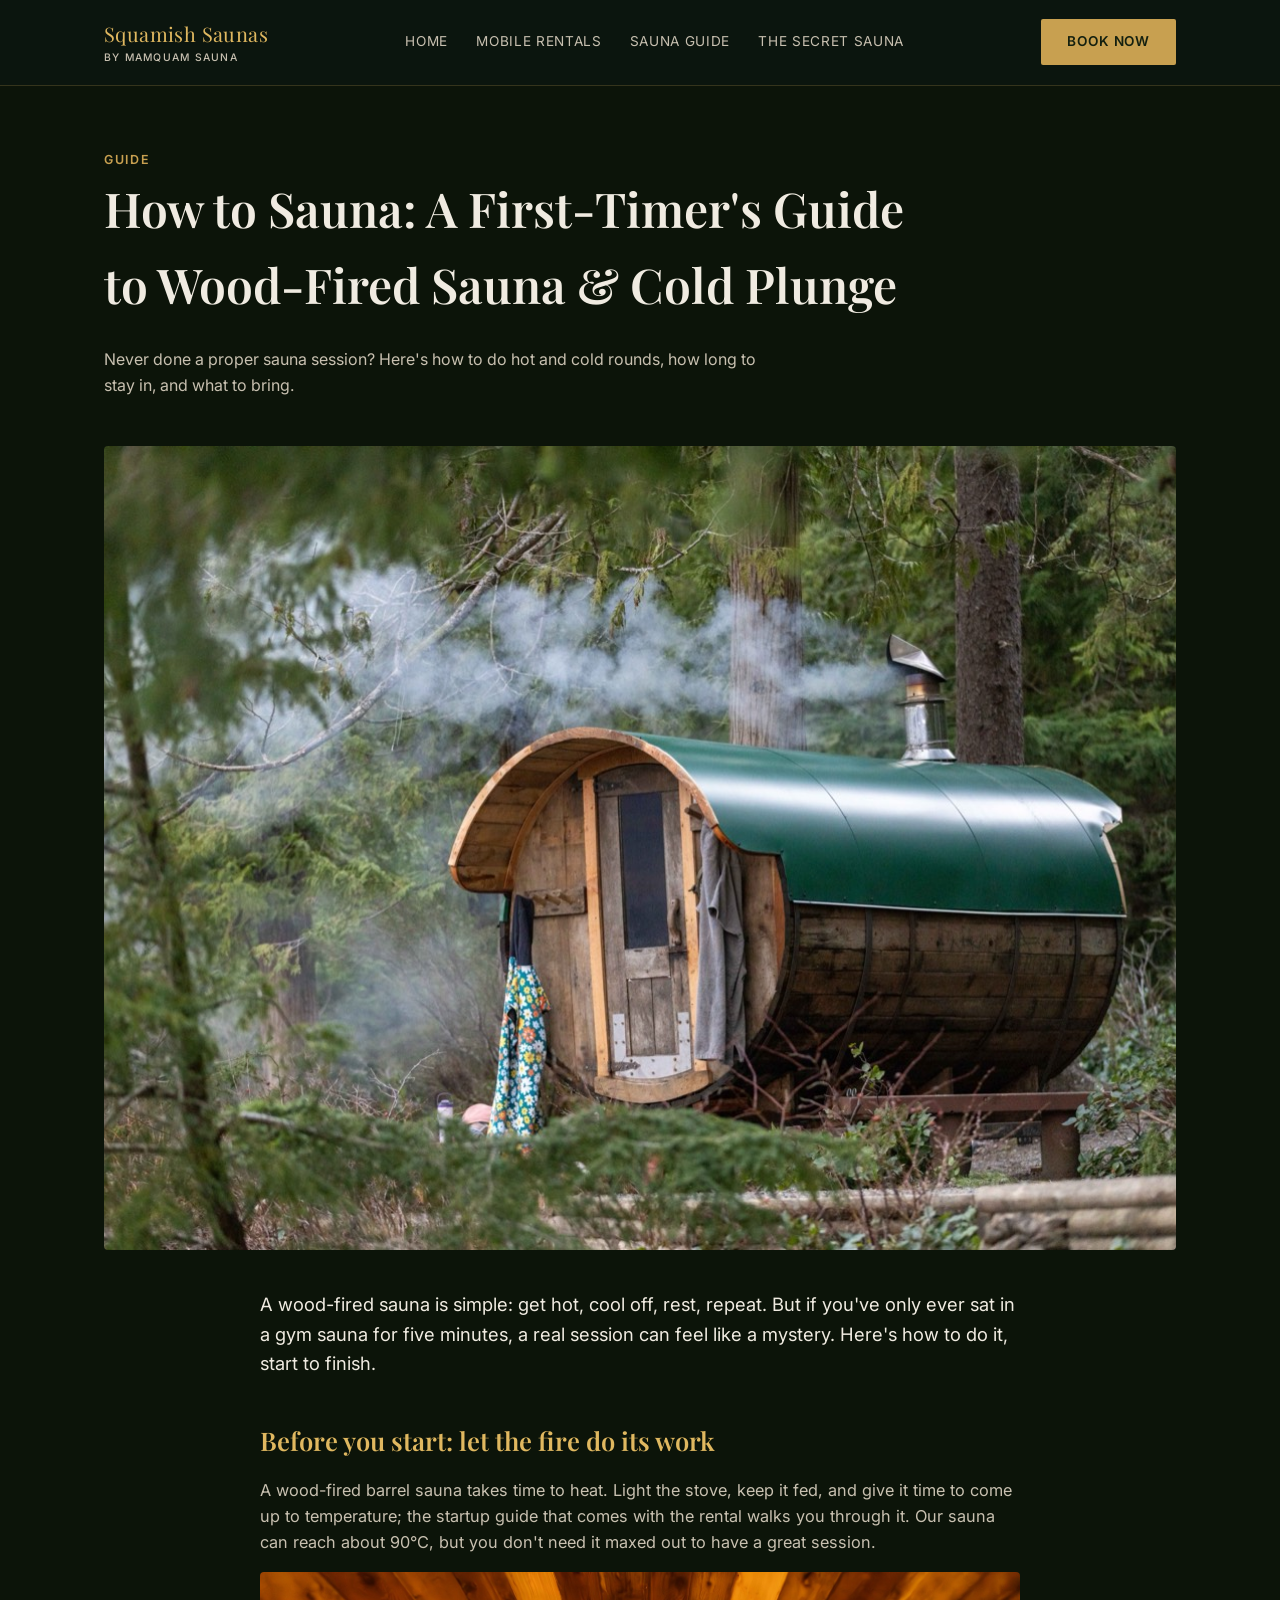
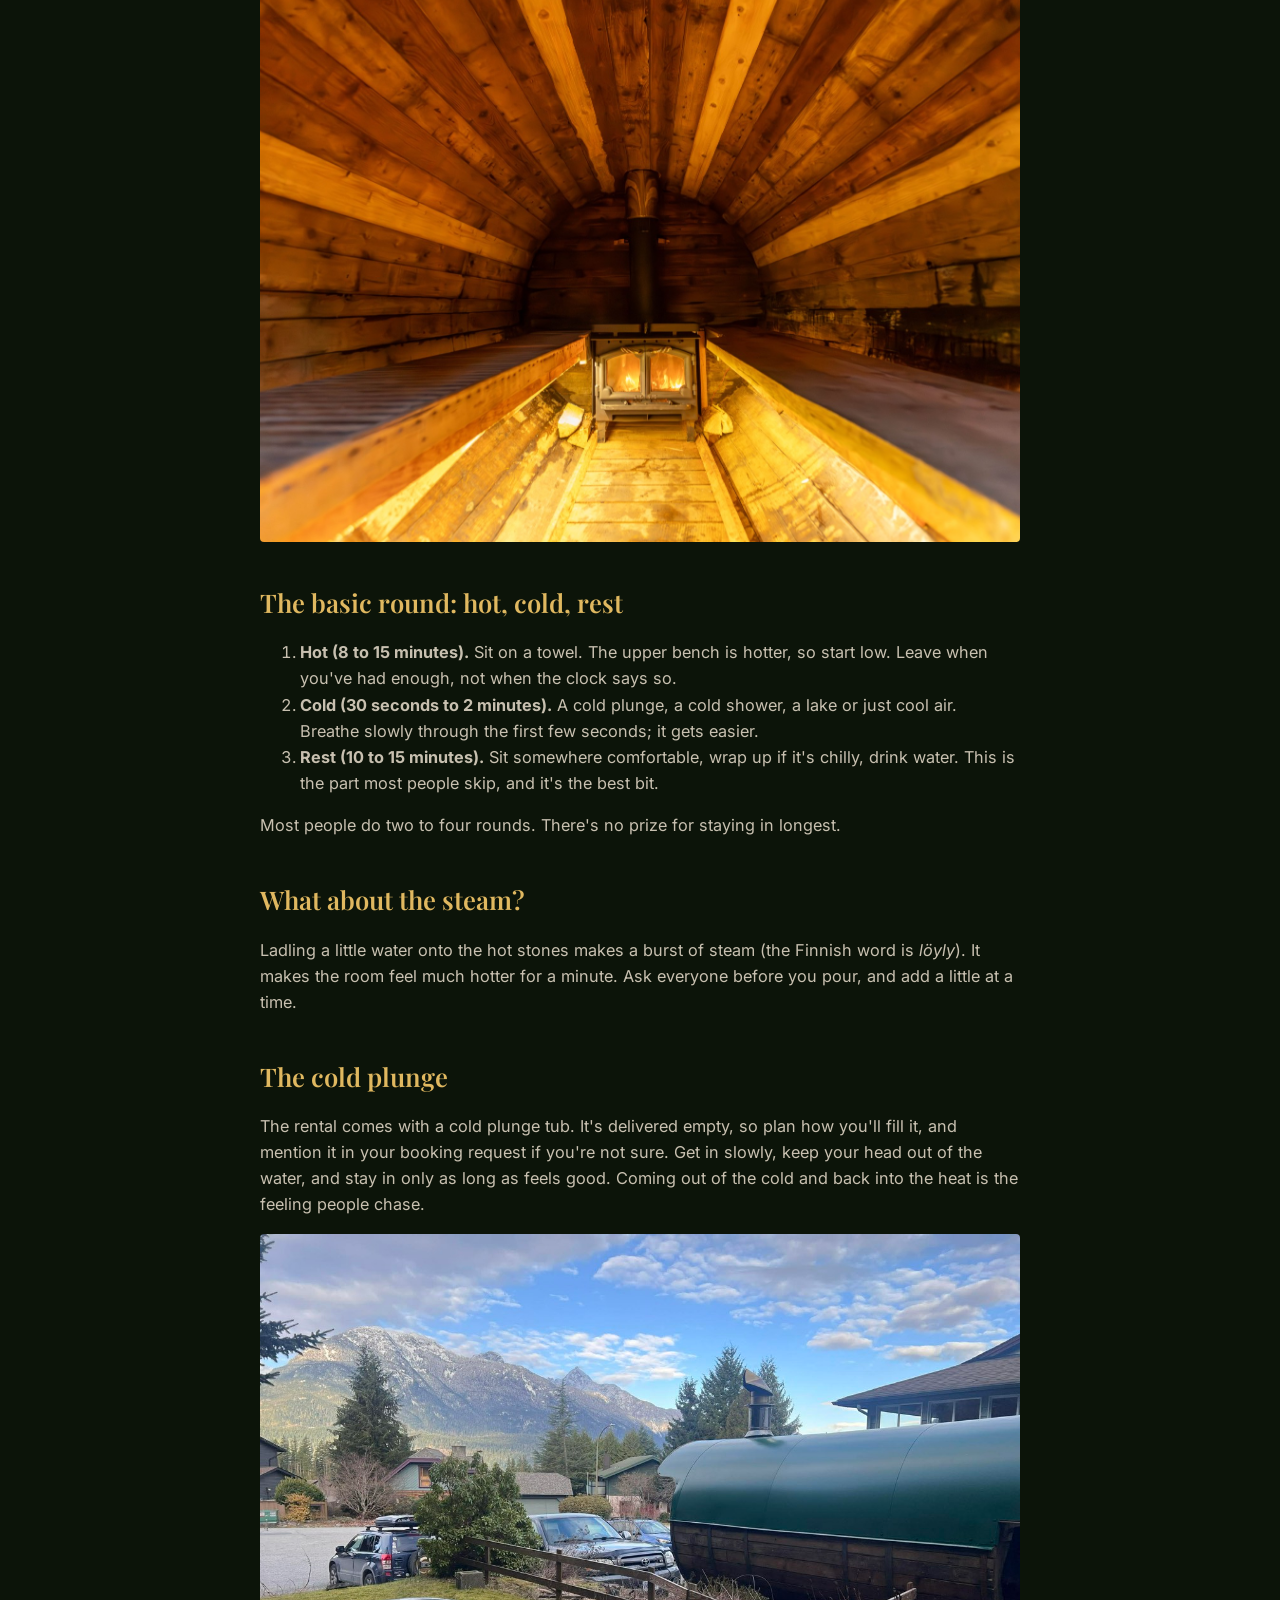
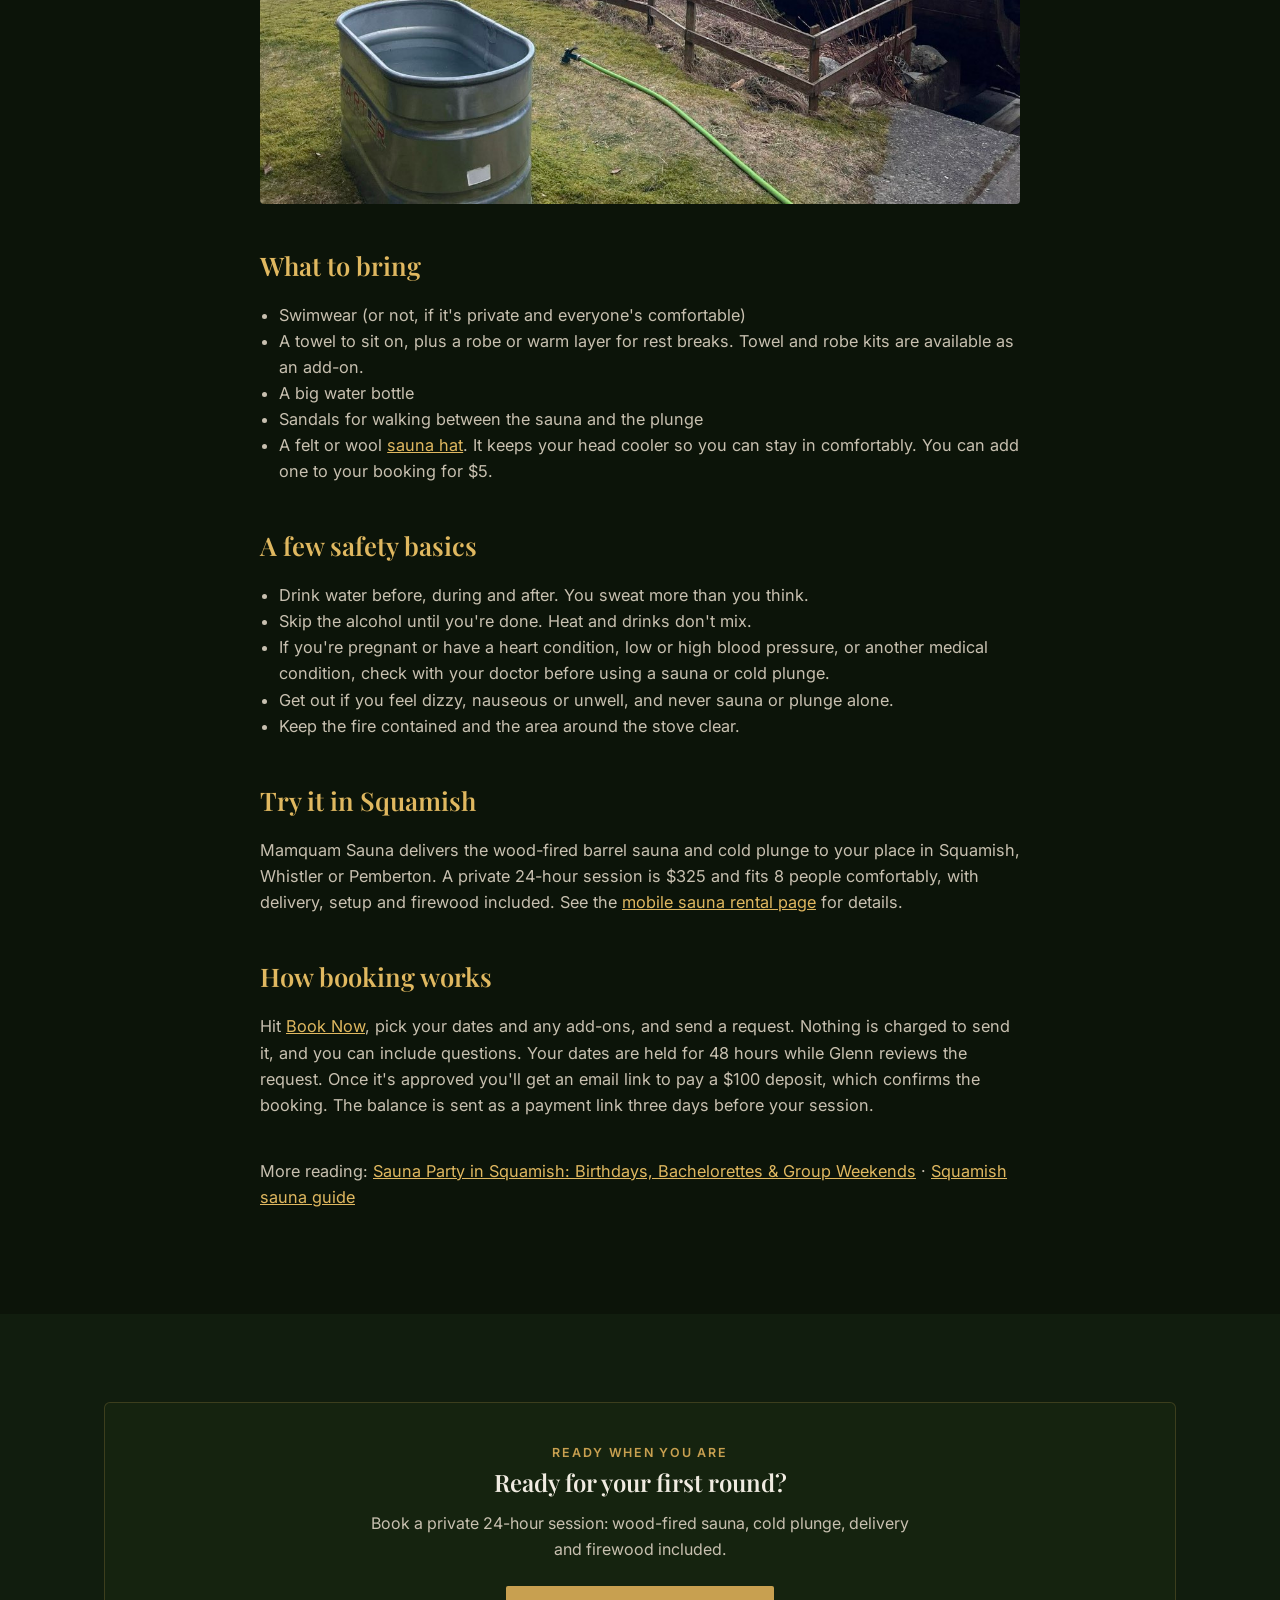
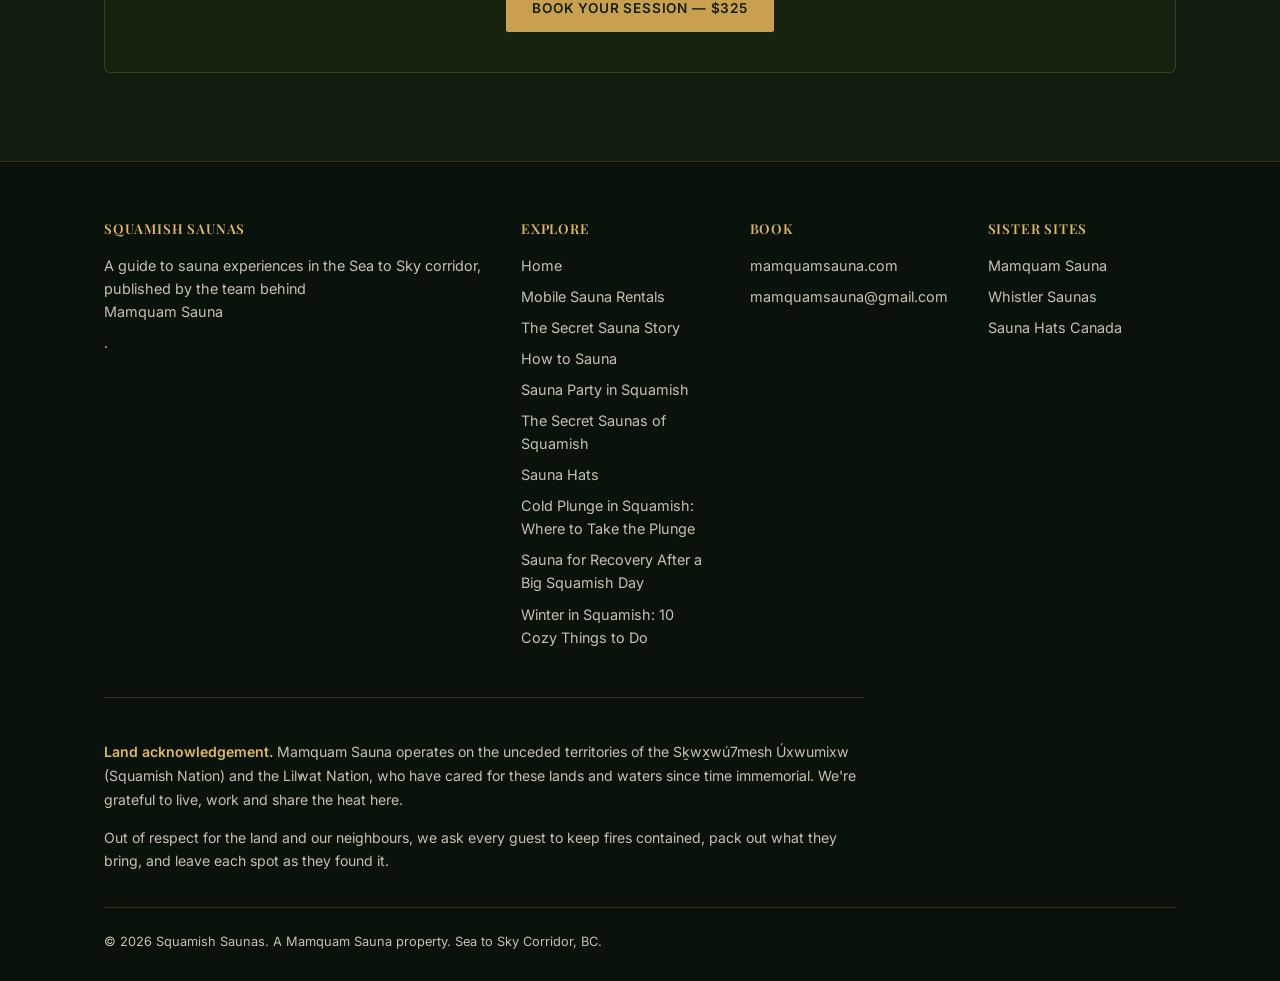
<file: how-to-sauna-first-timers-guide.html>
<!DOCTYPE html>
<html lang="en">
<head>
<meta charset="UTF-8" />
<meta name="viewport" content="width=device-width, initial-scale=1.0" />
<title>How to Sauna: A First-Timer's Guide to Wood-Fired Sauna &amp; Cold Plunge</title>
<meta name="description" content="New to sauna? How to do hot and cold rounds in a wood-fired barrel sauna, how long to stay in, what to bring, and the safety basics, from the team behind Mamquam Sauna in Squamish, BC." />
<meta name="robots" content="index, follow" />
<link rel="canonical" href="https://www.saunasquamish.com/how-to-sauna-first-timers-guide.html" />
<meta property="og:type" content="article" />
<meta property="og:title" content="How to Sauna: A First-Timer's Guide to Wood-Fired Sauna &amp; Cold Plunge" />
<meta property="og:description" content="New to sauna? How to do hot and cold rounds in a wood-fired barrel sauna, how long to stay in, what to bring, and the safety basics, from the team behind Mamquam Sauna in Squamish, BC." />
<meta property="og:url" content="https://www.saunasquamish.com/how-to-sauna-first-timers-guide.html" />
<meta property="og:image" content="https://www.saunasquamish.com/img/sauna-steam.jpg" />
<link rel="stylesheet" href="style.css" />
<script type="application/ld+json">
{
  "@context": "https://schema.org",
  "@type": "Article",
  "headline": "How to Sauna: A First-Timer's Guide to Wood-Fired Sauna & Cold Plunge",
  "description": "New to sauna? How to do hot and cold rounds in a wood-fired barrel sauna, how long to stay in, what to bring, and the safety basics, from the team behind Mamquam Sauna in Squamish, BC.",
  "image": "https://www.saunasquamish.com/img/sauna-steam.jpg",
  "datePublished": "2026-10-19",
  "dateModified": "2026-10-19",
  "author": {
    "@type": "Organization",
    "name": "Mamquam Sauna"
  },
  "publisher": {
    "@type": "Organization",
    "name": "Squamish Saunas"
  },
  "mainEntityOfPage": "https://www.saunasquamish.com/how-to-sauna-first-timers-guide.html"
}
</script>
</head>
<body>

<header class="site">
  <div class="bar">
    <div class="brand">Squamish Saunas<small>By Mamquam Sauna</small></div>
    <nav class="main">
      <a href="index.html">Home</a>
      <a href="mobile-sauna-rentals-squamish.html">Mobile Rentals</a>
      <a href="squamish-saunas-guide.html">Sauna Guide</a>
      <a href="mamquam-sauna.html">The Secret Sauna</a>
    </nav>
    <button class="hamburger" type="button" aria-label="Menu" aria-expanded="false">&#9776;</button>
    <a href="https://rentedlocal.com/book-appointment?embed_key=mamquamsauna-f3160d" class="btn" data-book>Book Now</a>
  </div>
</header>

<section style="padding-top:64px; padding-bottom:32px;">
  <div class="wrap">
    <div class="eyebrow">Guide</div>
    <h1 style="font-size:clamp(2rem,4vw,3rem); max-width:820px;">How to Sauna: A First-Timer's Guide to Wood-Fired Sauna &amp; Cold Plunge</h1>
    <p style="color:var(--text-dim); max-width:680px;">Never done a proper sauna session? Here's how to do hot and cold rounds, how long to stay in, and what to bring.</p>
  </div>
</section>

<section style="padding-top:0;">
  <div class="wrap">
    <img class="rounded" style="margin-bottom:40px;" src="img/sauna-steam.jpg" alt="Steam rising from the wood-fired barrel sauna in the forest" loading="lazy" />
    <article class="guide">
      <p class="lead">A wood-fired sauna is simple: get hot, cool off, rest, repeat. But if you've only ever sat in a gym sauna for five minutes, a real session can feel like a mystery. Here's how to do it, start to finish.</p>

      <h2>Before you start: let the fire do its work</h2>
      <p>A wood-fired barrel sauna takes time to heat. Light the stove, keep it fed, and give it time to come up to temperature; the startup guide that comes with the rental walks you through it. Our sauna can reach about 90°C, but you don't need it maxed out to have a great session.</p>
      <img class="rounded" style="margin:12px 0 28px;" src="img/sauna-interior.jpg" alt="Warm cedar interior of the barrel sauna with benches and the wood stove" loading="lazy" />

      <h2>The basic round: hot, cold, rest</h2>
      <ol>
        <li><strong>Hot (8 to 15 minutes).</strong> Sit on a towel. The upper bench is hotter, so start low. Leave when you've had enough, not when the clock says so.</li>
        <li><strong>Cold (30 seconds to 2 minutes).</strong> A cold plunge, a cold shower, a lake or just cool air. Breathe slowly through the first few seconds; it gets easier.</li>
        <li><strong>Rest (10 to 15 minutes).</strong> Sit somewhere comfortable, wrap up if it's chilly, drink water. This is the part most people skip, and it's the best bit.</li>
      </ol>
      <p>Most people do two to four rounds. There's no prize for staying in longest.</p>

      <h2>What about the steam?</h2>
      <p>Ladling a little water onto the hot stones makes a burst of steam (the Finnish word is <em>löyly</em>). It makes the room feel much hotter for a minute. Ask everyone before you pour, and add a little at a time.</p>

      <h2>The cold plunge</h2>
      <p>The rental comes with a cold plunge tub. It's delivered empty, so plan how you'll fill it, and mention it in your booking request if you're not sure. Get in slowly, keep your head out of the water, and stay in only as long as feels good. Coming out of the cold and back into the heat is the feeling people chase.</p>
      <img class="rounded" style="margin:12px 0 28px;" src="img/sauna-delivered.jpg" alt="The barrel sauna and an empty cold plunge tub set up in a backyard" loading="lazy" />

      <h2>What to bring</h2>
      <ul>
        <li>Swimwear (or not, if it's private and everyone's comfortable)</li>
        <li>A towel to sit on, plus a robe or warm layer for rest breaks. Towel and robe kits are available as an add-on.</li>
        <li>A big water bottle</li>
        <li>Sandals for walking between the sauna and the plunge</li>
        <li>A felt or wool <a href="https://saunahatcanada.com/" style="color:var(--gold-bright); text-decoration:underline;">sauna hat</a>. It keeps your head cooler so you can stay in comfortably. You can add one to your booking for $5.</li>
      </ul>
      <h2>A few safety basics</h2>
      <ul>
        <li>Drink water before, during and after. You sweat more than you think.</li>
        <li>Skip the alcohol until you're done. Heat and drinks don't mix.</li>
        <li>If you're pregnant or have a heart condition, low or high blood pressure, or another medical condition, check with your doctor before using a sauna or cold plunge.</li>
        <li>Get out if you feel dizzy, nauseous or unwell, and never sauna or plunge alone.</li>
        <li>Keep the fire contained and the area around the stove clear.</li>
      </ul>

      <h2>Try it in Squamish</h2>
      <p>Mamquam Sauna delivers the wood-fired barrel sauna and cold plunge to your place in Squamish, Whistler or Pemberton. A private 24-hour session is $325 and fits 8 people comfortably, with delivery, setup and firewood included. See the <a href="mobile-sauna-rentals-squamish.html" style="color:var(--gold-bright); text-decoration:underline;">mobile sauna rental page</a> for details.</p>
      <h2>How booking works</h2>
      <p>Hit <a href="https://rentedlocal.com/book-appointment?embed_key=mamquamsauna-f3160d" data-book style="color:var(--gold-bright); text-decoration:underline;">Book Now</a>, pick your dates and any add-ons, and send a request. Nothing is charged to send it, and you can include questions. Your dates are held for 48 hours while Glenn reviews the request. Once it's approved you'll get an email link to pay a $100 deposit, which confirms the booking. The balance is sent as a payment link three days before your session.</p>

      <p style="margin-top:40px; color:var(--text-dim);">More reading: <a href="sauna-party-squamish.html" style="color:var(--gold-bright); text-decoration:underline;">Sauna Party in Squamish: Birthdays, Bachelorettes &amp; Group Weekends</a> &middot; <a href="squamish-saunas-guide.html" style="color:var(--gold-bright); text-decoration:underline;">Squamish sauna guide</a></p>
    </article>
  </div>
</section>

<section class="alt">
  <div class="wrap">
    <div class="callout">
      <div class="eyebrow">Ready When You Are</div>
      <h2>Ready for your first round?</h2>
      <p>Book a private 24-hour session: wood-fired sauna, cold plunge, delivery and firewood included.</p>
      <a href="https://rentedlocal.com/book-appointment?embed_key=mamquamsauna-f3160d" class="btn" data-book>Book Your Session — $325</a>
    </div>
  </div>
</section>

<footer class="site">
  <div class="wrap">
    <div class="footer-grid">
      <div>
        <h4>Squamish Saunas</h4>
        <p>A guide to sauna experiences in the Sea to Sky corridor, published by the team behind <a href="https://www.mamquamsauna.com/">Mamquam Sauna</a>.</p>
      </div>
      <div>
        <h4>Explore</h4>
        <a href="index.html">Home</a>
        <a href="mobile-sauna-rentals-squamish.html">Mobile Sauna Rentals</a>
        <a href="mamquam-sauna.html">The Secret Sauna Story</a>
        <a href="how-to-sauna-first-timers-guide.html">How to Sauna</a>
        <a href="sauna-party-squamish.html">Sauna Party in Squamish</a>
        <a href="secret-saunas-squamish.html">The Secret Saunas of Squamish</a>
        <a href="sauna-hats-guide.html">Sauna Hats</a>
        <a href="cold-plunge-squamish.html">Cold Plunge in Squamish: Where to Take the Plunge</a>
        <a href="sauna-recovery-climbing-biking-squamish.html">Sauna for Recovery After a Big Squamish Day</a>
        <a href="winter-in-squamish-things-to-do.html">Winter in Squamish: 10 Cozy Things to Do</a>
      </div>
      <div>
        <h4>Book</h4>
        <a href="https://www.mamquamsauna.com/">mamquamsauna.com</a>
        <a href="mailto:mamquamsauna@gmail.com">mamquamsauna@gmail.com</a>
      </div>
      <div>
        <h4>Sister Sites</h4>
        <a href="https://www.mamquamsauna.com/">Mamquam Sauna</a>
        <a href="https://www.saunawhistler.com/">Whistler Saunas</a>
        <a href="https://saunahatcanada.com/">Sauna Hats Canada</a>
      </div>
    </div>
    <div class="land-ack">
      <p><strong>Land acknowledgement.</strong> Mamquam Sauna operates on the unceded territories of the Sḵwx̱wú7mesh Úxwumixw (Squamish Nation) and the Lil̓wat Nation, who have cared for these lands and waters since time immemorial. We're grateful to live, work and share the heat here.</p>
      <p>Out of respect for the land and our neighbours, we ask every guest to keep fires contained, pack out what they bring, and leave each spot as they found it.</p>
    </div>
    <div class="footer-bottom">
      <span>&copy; 2026 Squamish Saunas. A Mamquam Sauna property. Sea to Sky Corridor, BC.</span>
    </div>
  </div>
</footer>

<script src="https://rentedlocal.com/rented-local-widget.js" data-embed-key="mamquamsauna-f3160d" data-embed-auto="false" defer></script>
<script src="https://sauna-chat.thefulltimehobby.workers.dev/widget.js" defer></script>
<script src="site.js" defer></script>
<!-- Cloudflare Web Analytics --><script defer src='https://static.cloudflareinsights.com/beacon.min.js' data-cf-beacon='{"token": "0aafe533153c4208bb2b0b701a22be5f"}'></script><!-- End Cloudflare Web Analytics -->
</body>
</html>
</file>
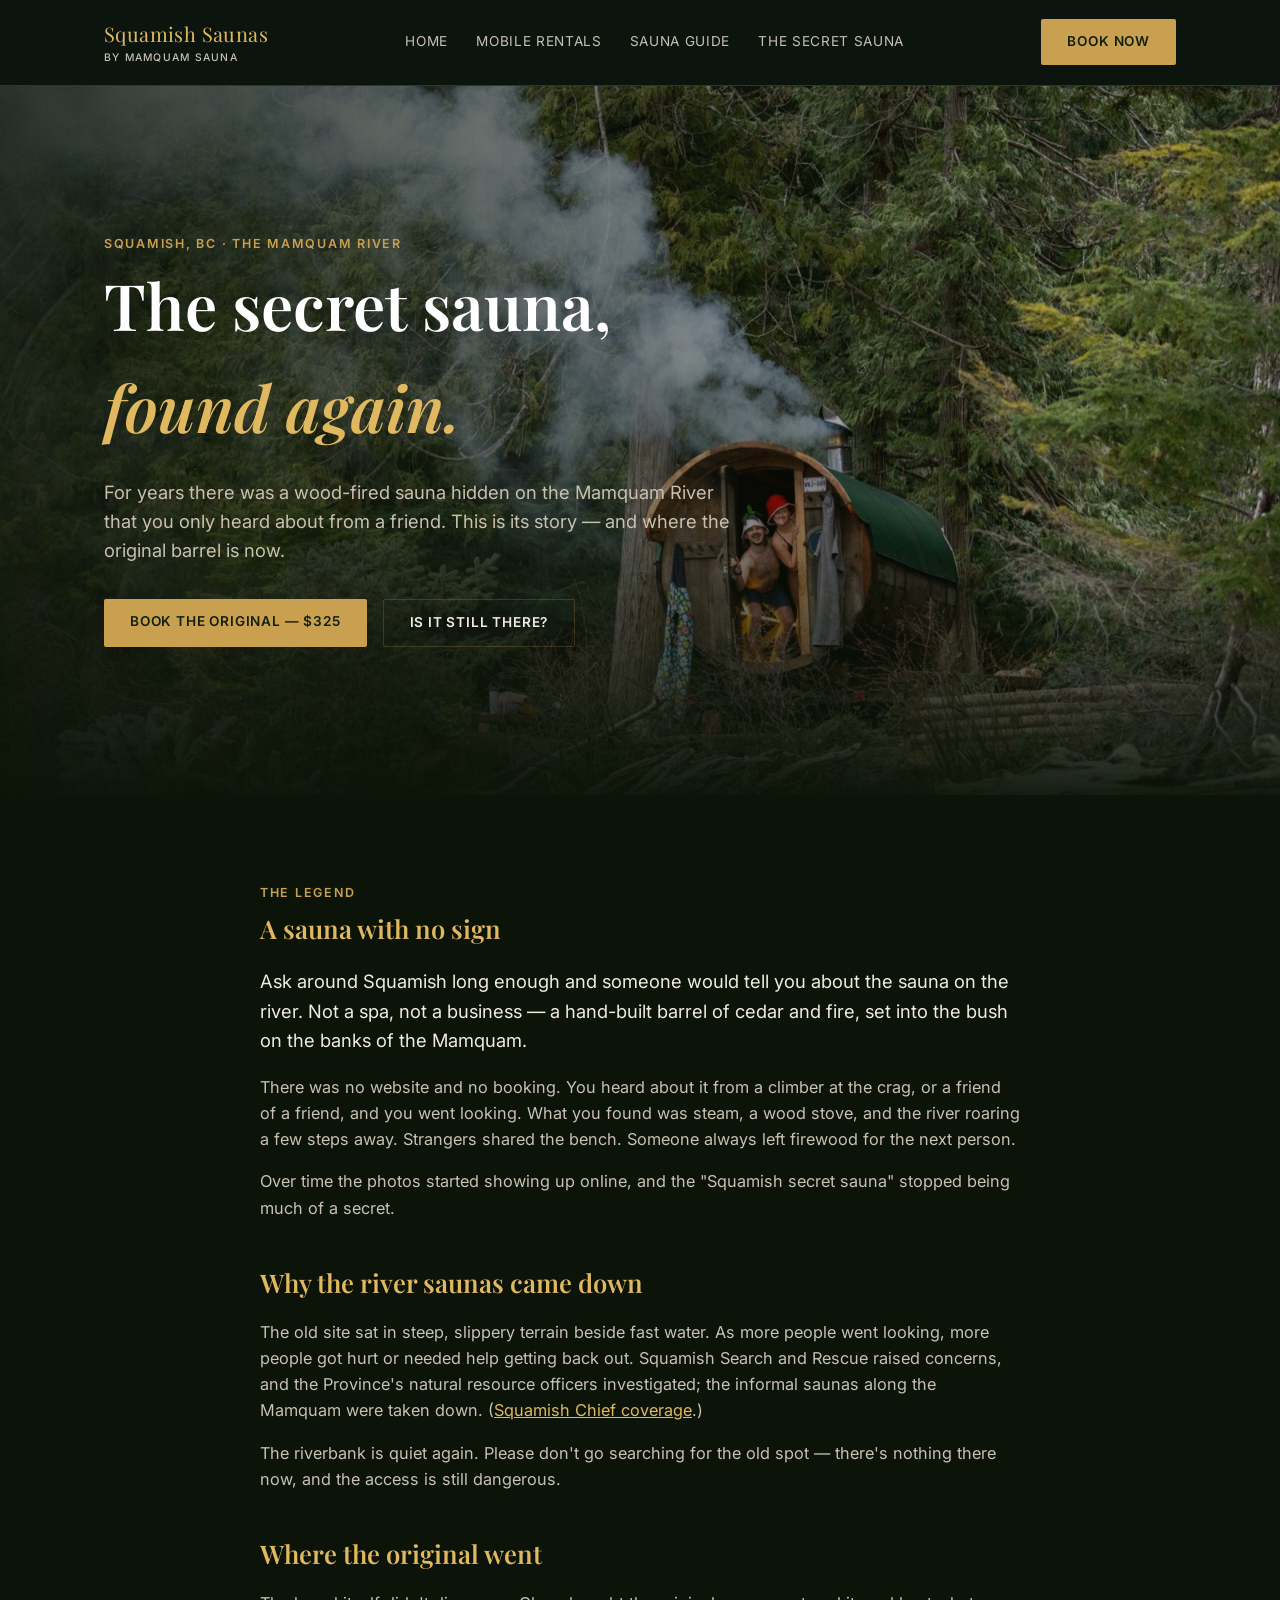
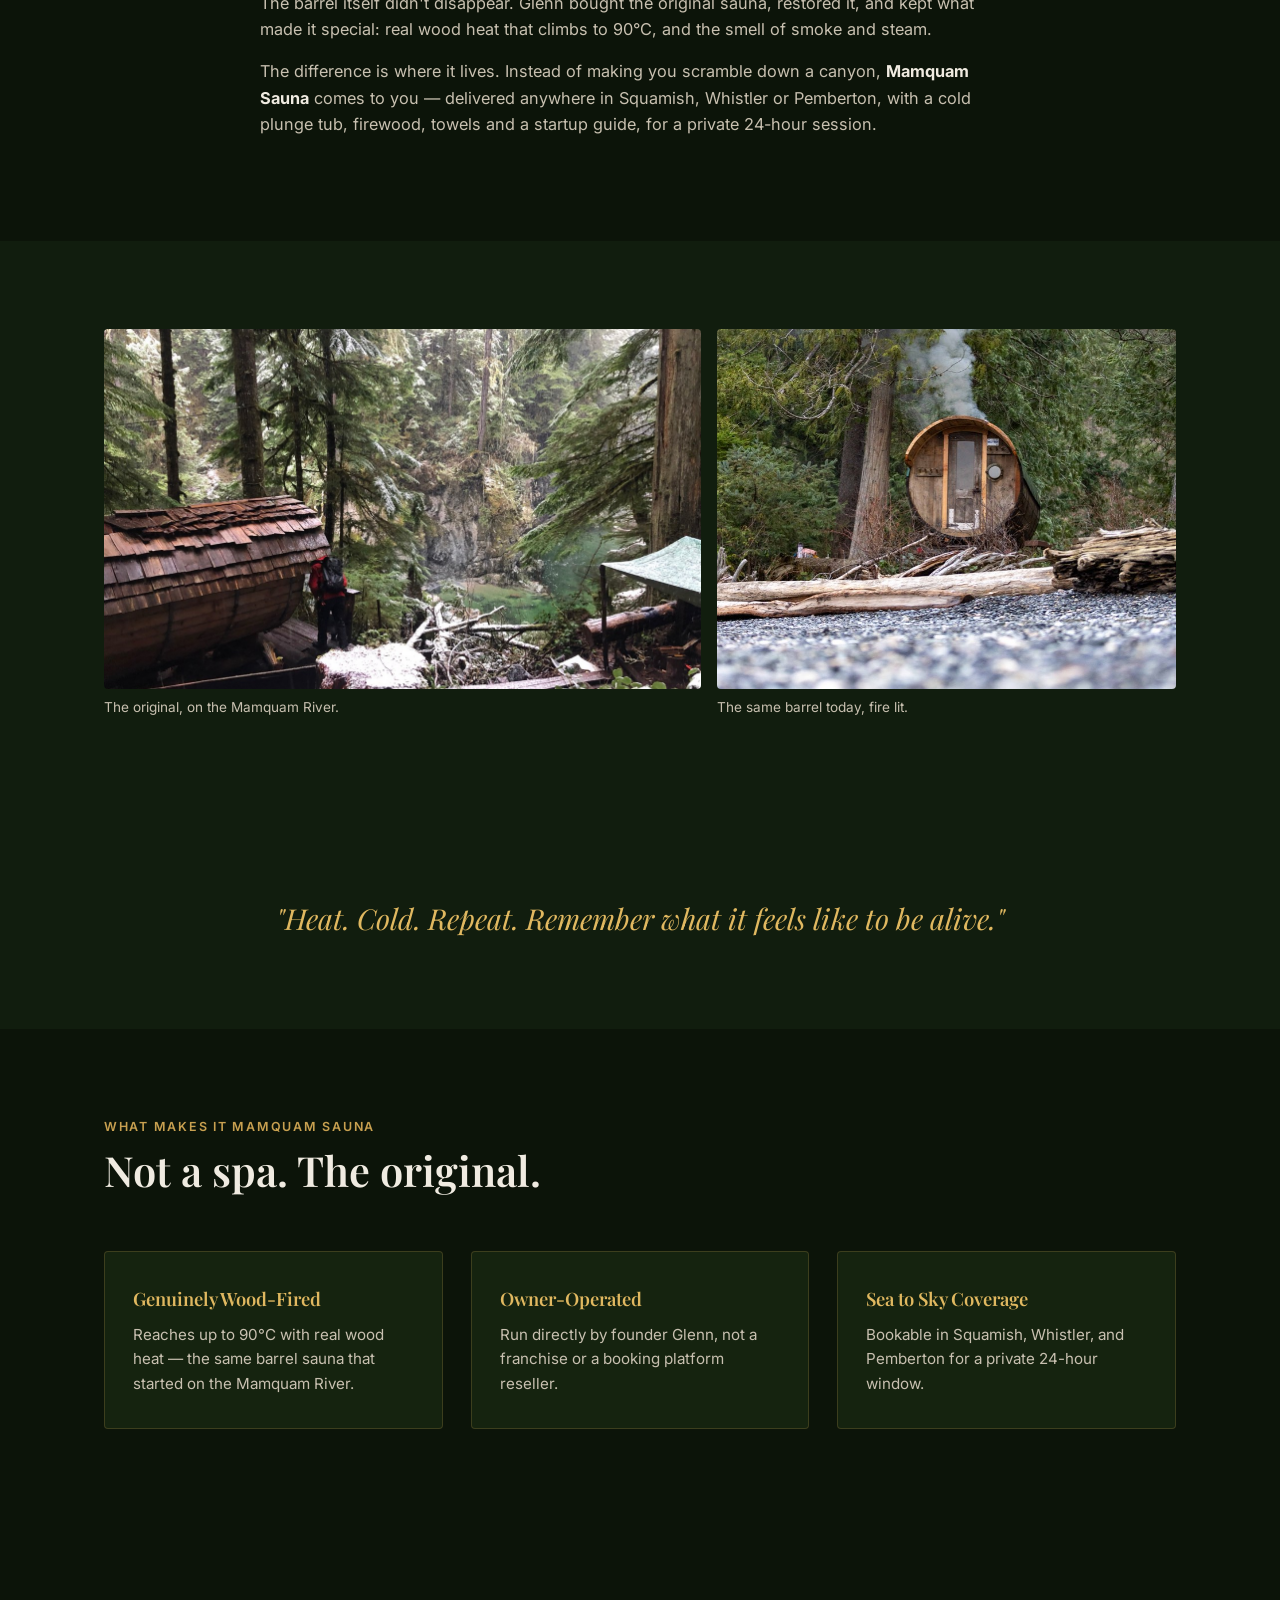
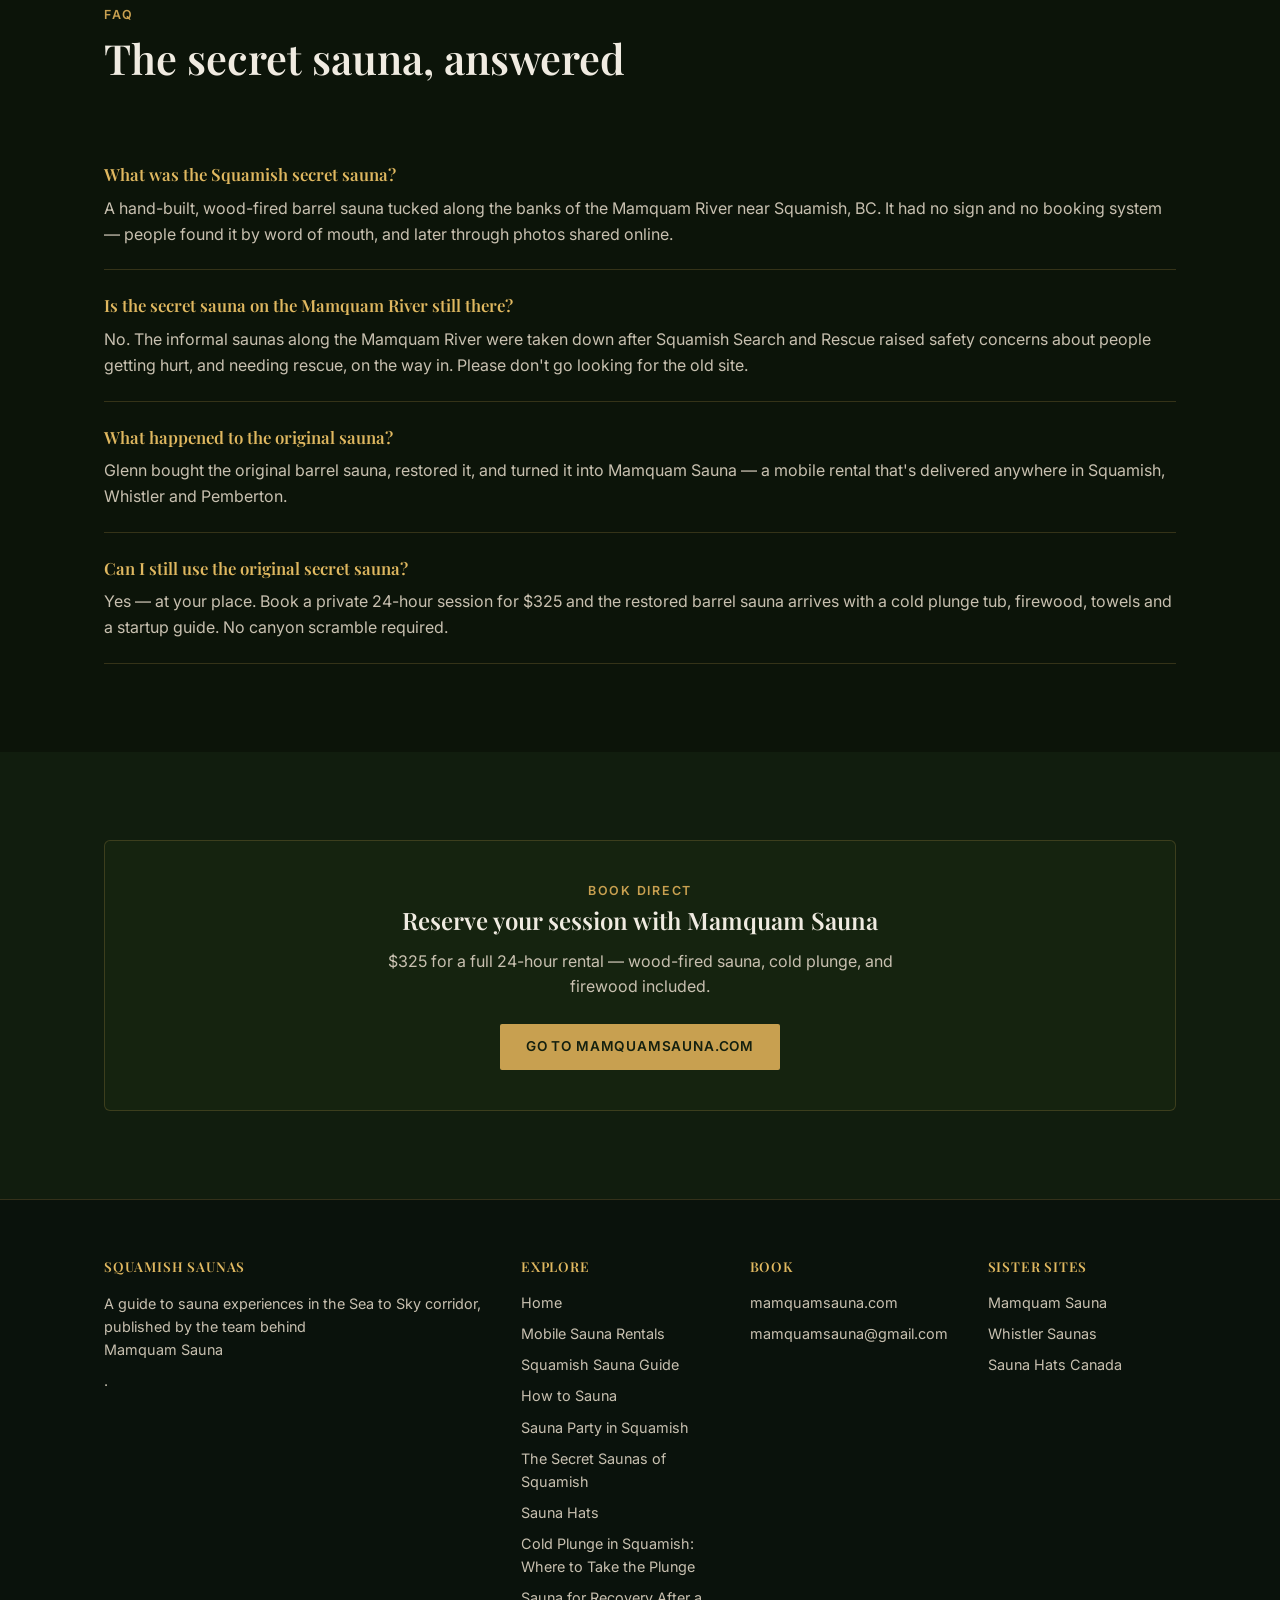
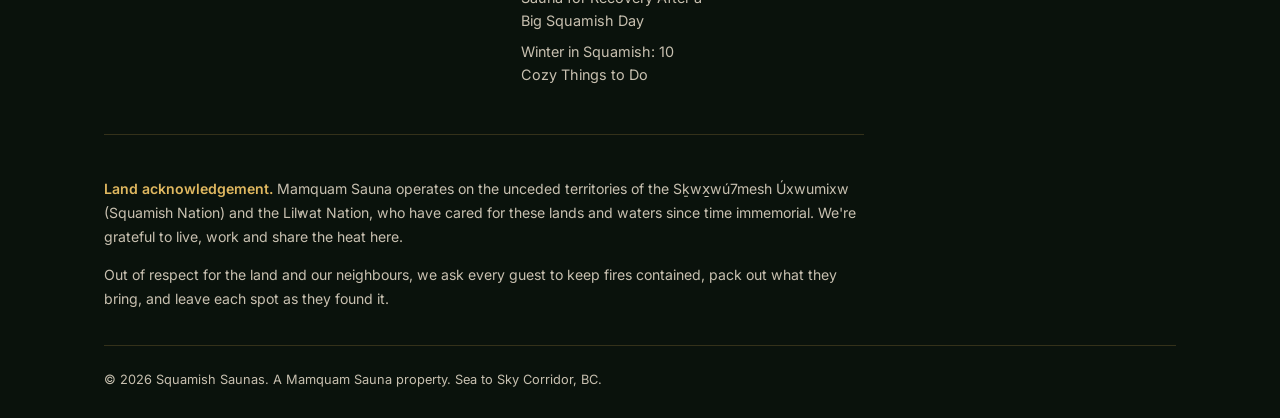
<file: mamquam-sauna.html>
<!DOCTYPE html>
<html lang="en">
<head>
<meta charset="UTF-8" />
<meta name="viewport" content="width=device-width, initial-scale=1.0" />
<title>The Squamish Secret Sauna | The Original Mamquam River Sauna, Restored</title>
<meta name="description" content="The story of the secret sauna on the Mamquam River in Squamish — the hidden, wood-fired barrel sauna locals whispered about. Here's what happened to it, and how the original is now delivered to you." />
<meta name="robots" content="index, follow" />
<link rel="canonical" href="https://www.saunasquamish.com/mamquam-sauna.html" />
<meta property="og:type" content="website" />
<meta property="og:title" content="The Squamish Secret Sauna | The Original Mamquam River Sauna, Restored" />
<meta property="og:description" content="The story of the secret sauna on the Mamquam River in Squamish — the hidden, wood-fired barrel sauna locals whispered about. Here's what happened to it, and how the original is now delivered to you." />
<meta property="og:image" content="https://www.saunasquamish.com/img/sauna-steam-couple.jpg" />
<meta property="og:url" content="https://www.saunasquamish.com/mamquam-sauna.html" />
<link rel="stylesheet" href="style.css" />
<script type="application/ld+json">
{
  "@context": "https://schema.org",
  "@type": "LocalBusiness",
  "name": "Mamquam Sauna",
  "founder": { "@type": "Person", "name": "Glenn" },
  "description": "The original hand-crafted, wood-fired barrel sauna from the Mamquam River, restored and offered as a mobile sauna rental.",
  "url": "https://www.mamquamsauna.com/",
  "areaServed": [{ "@type": "City", "name": "Squamish" }, { "@type": "City", "name": "Whistler" }, { "@type": "City", "name": "Pemberton" }]
}
</script>
<script type="application/ld+json">
{
  "@context": "https://schema.org",
  "@type": "FAQPage",
  "mainEntity": [
    { "@type": "Question", "name": "What was the Squamish secret sauna?", "acceptedAnswer": { "@type": "Answer", "text": "A hand-built, wood-fired barrel sauna tucked along the banks of the Mamquam River near Squamish, BC. It had no sign and no booking system — people found it by word of mouth, and later through photos shared online." } },
    { "@type": "Question", "name": "Is the secret sauna on the Mamquam River still there?", "acceptedAnswer": { "@type": "Answer", "text": "No. The informal saunas along the Mamquam River were taken down after Squamish Search and Rescue raised safety concerns about people getting hurt, and needing rescue, on the way in. Please don't go looking for the old site." } },
    { "@type": "Question", "name": "What happened to the original sauna?", "acceptedAnswer": { "@type": "Answer", "text": "Glenn bought the original barrel sauna, restored it, and turned it into Mamquam Sauna — a mobile rental that's delivered anywhere in Squamish, Whistler and Pemberton." } },
    { "@type": "Question", "name": "Can I still use the original secret sauna?", "acceptedAnswer": { "@type": "Answer", "text": "Yes — at your place. Book a private 24-hour session for $325 and the restored barrel sauna arrives with a cold plunge tub, firewood, towels and a startup guide. No canyon scramble required." } }
  ]
}
</script>
</head>
<body>

<header class="site">
  <div class="bar">
    <div class="brand">Squamish Saunas<small>By Mamquam Sauna</small></div>
    <nav class="main">
      <a href="index.html">Home</a>
      <a href="mobile-sauna-rentals-squamish.html">Mobile Rentals</a>
      <a href="squamish-saunas-guide.html">Sauna Guide</a>
      <a href="mamquam-sauna.html">The Secret Sauna</a>
    </nav>
    <button class="hamburger" type="button" aria-label="Menu" aria-expanded="false">&#9776;</button>
    <a href="https://rentedlocal.com/book-appointment?embed_key=mamquamsauna-f3160d" class="btn" data-book>Book Now</a>
  </div>
</header>

<section class="hero" style="min-height:60vh; background-image:url('img/sauna-steam-couple.jpg');">
  <div class="wrap">
    <div class="eyebrow">Squamish, BC · The Mamquam River</div>
    <h1>The secret sauna,<br><em>found again.</em></h1>
    <p class="lead">For years there was a wood-fired sauna hidden on the Mamquam River that you only heard about from a friend. This is its story &mdash; and where the original barrel is now.</p>
    <div class="cta-row">
      <a href="https://rentedlocal.com/book-appointment?embed_key=mamquamsauna-f3160d" class="btn" data-book>Book the Original &mdash; $325</a>
      <a href="#faq" class="btn ghost">Is it still there?</a>
    </div>
  </div>
</section>

<section>
  <div class="wrap">
    <article class="guide">
      <div class="eyebrow">The Legend</div>
      <h2 style="margin-top:0.2em">A sauna with no sign</h2>
      <p class="lead">Ask around Squamish long enough and someone would tell you about the sauna on the river. Not a spa, not a business &mdash; a hand-built barrel of cedar and fire, set into the bush on the banks of the Mamquam.</p>
      <p>There was no website and no booking. You heard about it from a climber at the crag, or a friend of a friend, and you went looking. What you found was steam, a wood stove, and the river roaring a few steps away. Strangers shared the bench. Someone always left firewood for the next person.</p>
      <p>Over time the photos started showing up online, and the "Squamish secret sauna" stopped being much of a secret.</p>

      <h2>Why the river saunas came down</h2>
      <p>The old site sat in steep, slippery terrain beside fast water. As more people went looking, more people got hurt or needed help getting back out. Squamish Search and Rescue raised concerns, and the Province's natural resource officers investigated; the informal saunas along the Mamquam were taken down. (<a href="https://www.squamishchief.com/local-news/squamish-secret-saunas-no-more-after-investigation-9089288" rel="noopener" style="color:var(--gold-bright); text-decoration:underline;">Squamish Chief coverage</a>.)</p>
      <p>The riverbank is quiet again. Please don't go searching for the old spot &mdash; there's nothing there now, and the access is still dangerous.</p>

      <h2>Where the original went</h2>
      <p>The barrel itself didn't disappear. Glenn bought the original sauna, restored it, and kept what made it special: real wood heat that climbs to 90&deg;C, and the smell of smoke and steam.</p>
      <p>The difference is where it lives. Instead of making you scramble down a canyon, <strong style="color:var(--text)">Mamquam Sauna</strong> comes to you &mdash; delivered anywhere in Squamish, Whistler or Pemberton, with a cold plunge tub, firewood, towels and a startup guide, for a private 24-hour session.</p>
    </article>
  </div>
</section>

<section class="alt">
  <div class="wrap">
    <div class="photo-strip">
      <figure><img src="img/sauna-river.jpg" alt="The original secret sauna on the Mamquam River near Squamish" loading="lazy" /><figcaption>The original, on the Mamquam River.</figcaption></figure>
      <figure><img src="img/sauna-beach.jpg" alt="The restored barrel sauna with smoke rising from the chimney, seen from a pebble beach" loading="lazy" /><figcaption>The same barrel today, fire lit.</figcaption></figure>
    </div>
  </div>
</section>

<section class="alt">
  <div class="wrap">
    <p class="pull-quote">"Heat. Cold. Repeat. Remember what it feels like to be alive."</p>
  </div>
</section>

<section>
  <div class="wrap">
    <div class="section-head">
      <div class="eyebrow">What Makes It Mamquam Sauna</div>
      <h2>Not a spa. The original.</h2>
    </div>
    <div class="grid-3">
      <div class="card"><h3>Genuinely Wood-Fired</h3><p>Reaches up to 90°C with real wood heat — the same barrel sauna that started on the Mamquam River.</p></div>
      <div class="card"><h3>Owner-Operated</h3><p>Run directly by founder Glenn, not a franchise or a booking platform reseller.</p></div>
      <div class="card"><h3>Sea to Sky Coverage</h3><p>Bookable in Squamish, Whistler, and Pemberton for a private 24-hour window.</p></div>
    </div>
  </div>
</section>

<section id="faq">
  <div class="wrap">
    <div class="section-head">
      <div class="eyebrow">FAQ</div>
      <h2>The secret sauna, answered</h2>
    </div>
    <div class="faq-item">
      <h3>What was the Squamish secret sauna?</h3>
      <p>A hand-built, wood-fired barrel sauna tucked along the banks of the Mamquam River near Squamish, BC. It had no sign and no booking system &mdash; people found it by word of mouth, and later through photos shared online.</p>
    </div>
    <div class="faq-item">
      <h3>Is the secret sauna on the Mamquam River still there?</h3>
      <p>No. The informal saunas along the Mamquam River were taken down after Squamish Search and Rescue raised safety concerns about people getting hurt, and needing rescue, on the way in. Please don't go looking for the old site.</p>
    </div>
    <div class="faq-item">
      <h3>What happened to the original sauna?</h3>
      <p>Glenn bought the original barrel sauna, restored it, and turned it into Mamquam Sauna &mdash; a mobile rental that's delivered anywhere in Squamish, Whistler and Pemberton.</p>
    </div>
    <div class="faq-item">
      <h3>Can I still use the original secret sauna?</h3>
      <p>Yes &mdash; at your place. Book a private 24-hour session for $325 and the restored barrel sauna arrives with a cold plunge tub, firewood, towels and a startup guide. No canyon scramble required.</p>
    </div>
  </div>
</section>

<section class="alt">
  <div class="wrap">
    <div class="callout">
      <div class="eyebrow">Book Direct</div>
      <h2>Reserve your session with Mamquam Sauna</h2>
      <p>$325 for a full 24-hour rental — wood-fired sauna, cold plunge, and firewood included.</p>
      <a href="https://www.mamquamsauna.com/" class="btn">Go to mamquamsauna.com</a>
    </div>
  </div>
</section>

<footer class="site">
  <div class="wrap">
    <div class="footer-grid">
      <div>
        <h4>Squamish Saunas</h4>
        <p>A guide to sauna experiences in the Sea to Sky corridor, published by the team behind <a href="https://www.mamquamsauna.com/">Mamquam Sauna</a>.</p>
      </div>
      <div>
        <h4>Explore</h4>
        <a href="index.html">Home</a>
        <a href="mobile-sauna-rentals-squamish.html">Mobile Sauna Rentals</a>
        <a href="squamish-saunas-guide.html">Squamish Sauna Guide</a>
        <a href="how-to-sauna-first-timers-guide.html">How to Sauna</a>
        <a href="sauna-party-squamish.html">Sauna Party in Squamish</a>
        <a href="secret-saunas-squamish.html">The Secret Saunas of Squamish</a>
        <a href="sauna-hats-guide.html">Sauna Hats</a>
        <a href="cold-plunge-squamish.html">Cold Plunge in Squamish: Where to Take the Plunge</a>
        <a href="sauna-recovery-climbing-biking-squamish.html">Sauna for Recovery After a Big Squamish Day</a>
        <a href="winter-in-squamish-things-to-do.html">Winter in Squamish: 10 Cozy Things to Do</a>
      </div>
      <div>
        <h4>Book</h4>
        <a href="https://www.mamquamsauna.com/">mamquamsauna.com</a>
        <a href="mailto:mamquamsauna@gmail.com">mamquamsauna@gmail.com</a>
      </div>
      <div>
        <h4>Sister Sites</h4>
        <a href="https://www.mamquamsauna.com/">Mamquam Sauna</a>
        <a href="https://www.saunawhistler.com/">Whistler Saunas</a>
        <a href="https://saunahatcanada.com/">Sauna Hats Canada</a>
      </div>
    </div>
    <div class="land-ack">
      <p><strong>Land acknowledgement.</strong> Mamquam Sauna operates on the unceded territories of the Sḵwx̱wú7mesh Úxwumixw (Squamish Nation) and the Lil̓wat Nation, who have cared for these lands and waters since time immemorial. We're grateful to live, work and share the heat here.</p>
      <p>Out of respect for the land and our neighbours, we ask every guest to keep fires contained, pack out what they bring, and leave each spot as they found it.</p>
    </div>
    <div class="footer-bottom">
      <span>&copy; 2026 Squamish Saunas. A Mamquam Sauna property. Sea to Sky Corridor, BC.</span>
    </div>
  </div>
</footer>

<script src="https://rentedlocal.com/rented-local-widget.js" data-embed-key="mamquamsauna-f3160d" data-embed-auto="false" defer></script>
<script src="https://sauna-chat.thefulltimehobby.workers.dev/widget.js" defer></script>
<script src="site.js" defer></script>
<!-- Cloudflare Web Analytics --><script defer src='https://static.cloudflareinsights.com/beacon.min.js' data-cf-beacon='{"token": "0aafe533153c4208bb2b0b701a22be5f"}'></script><!-- End Cloudflare Web Analytics -->
</body>
</html>
</file>
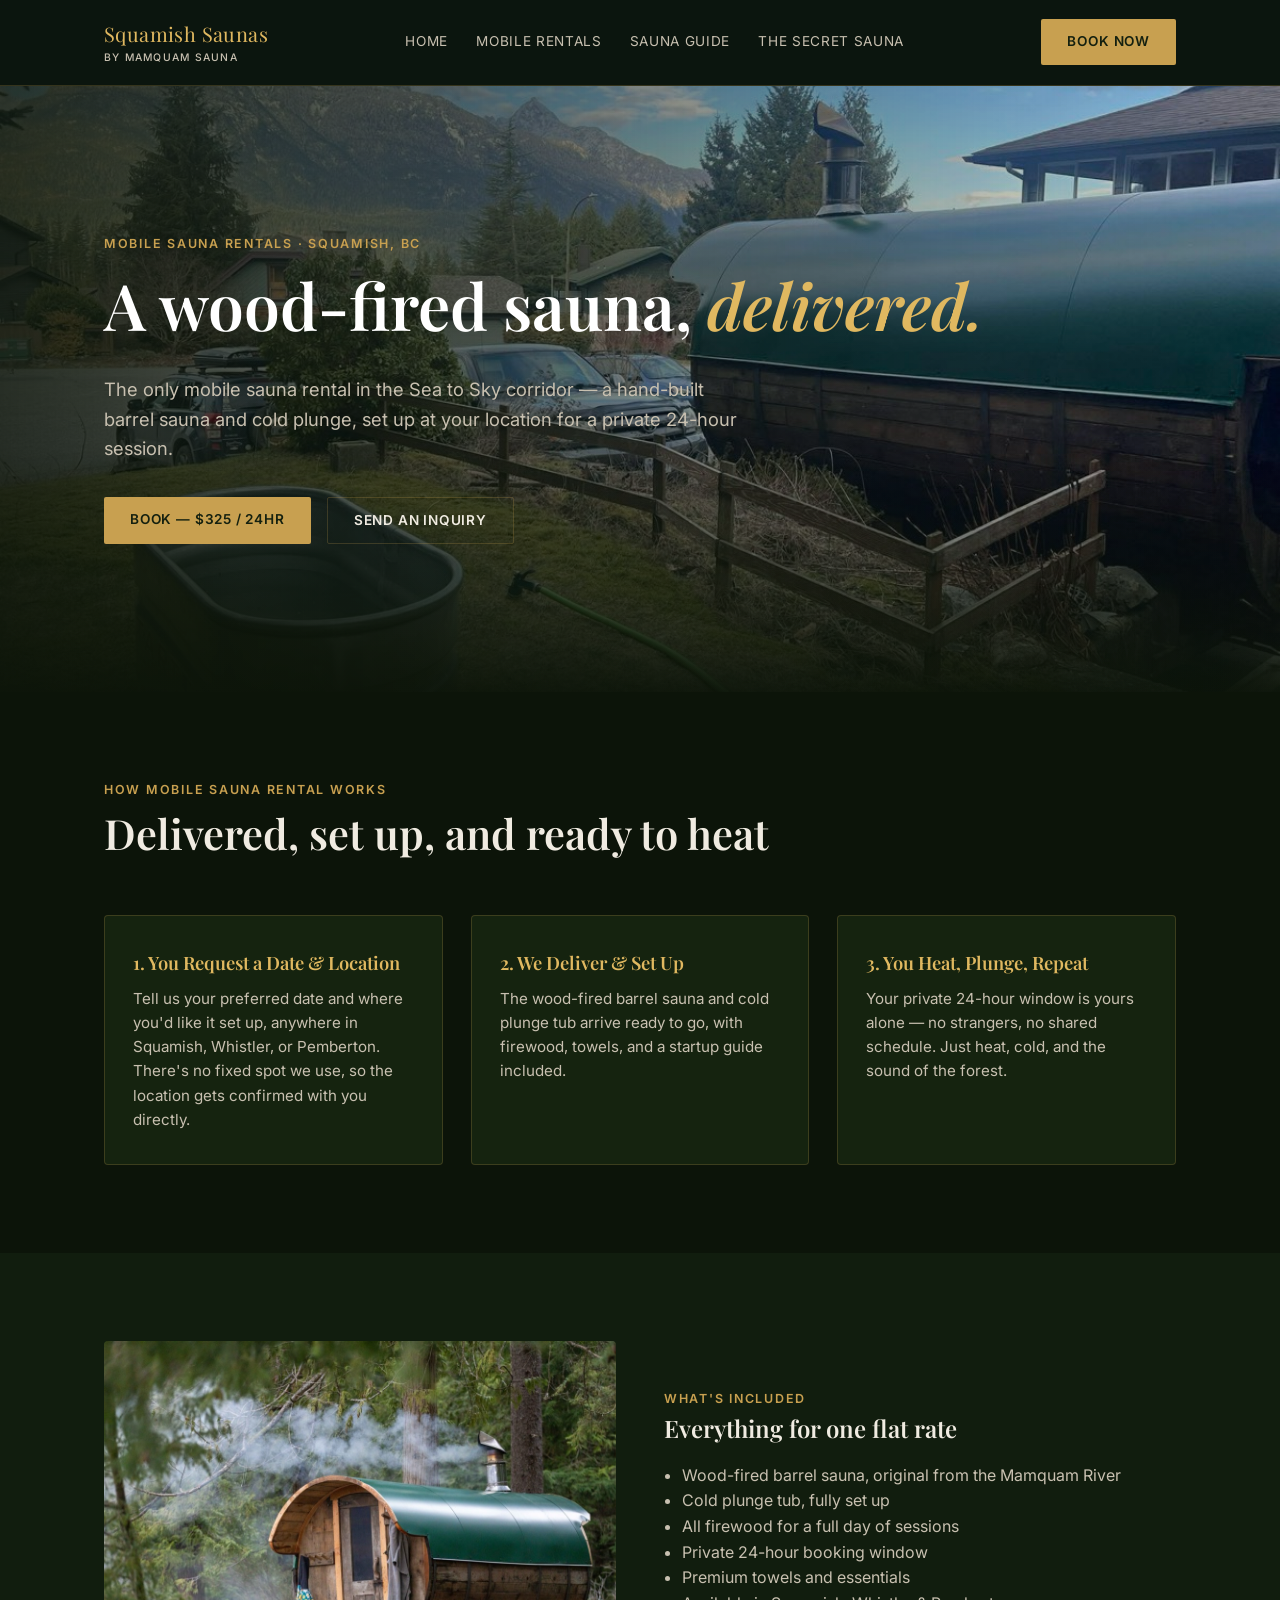
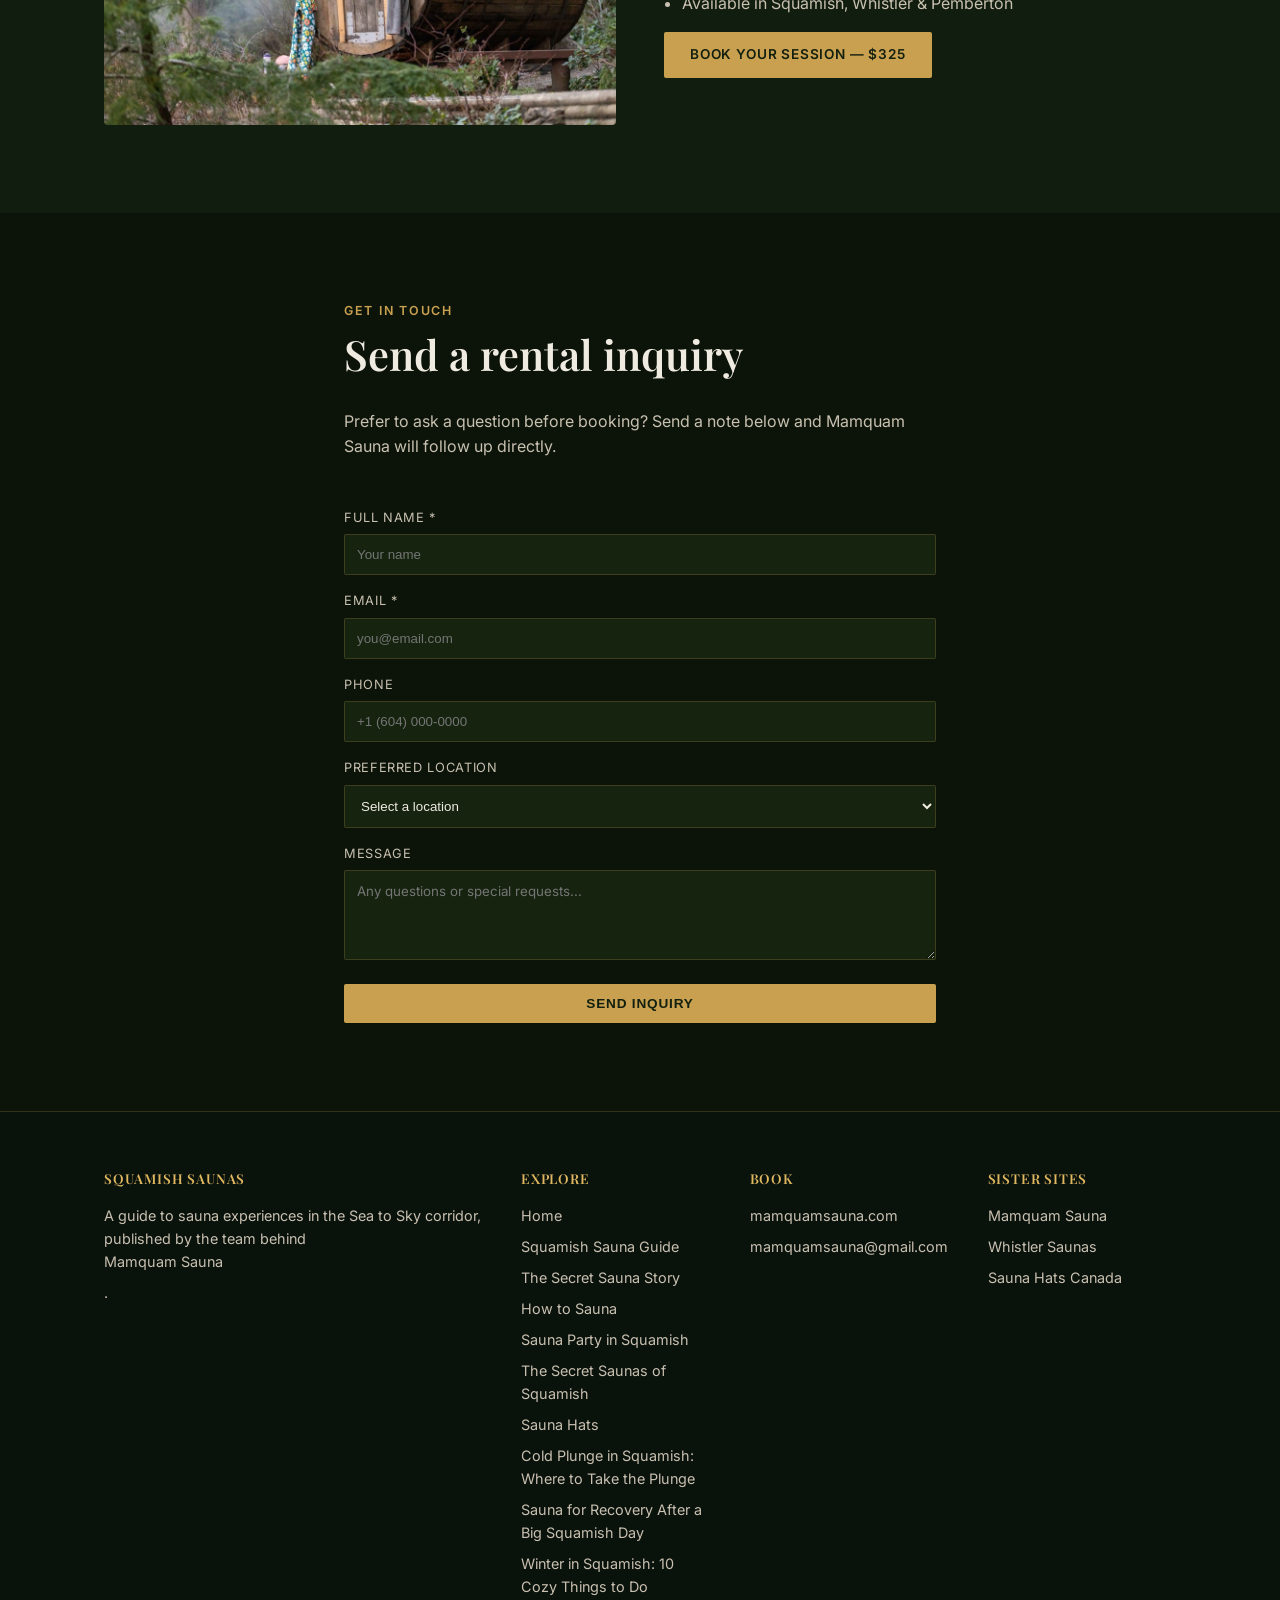
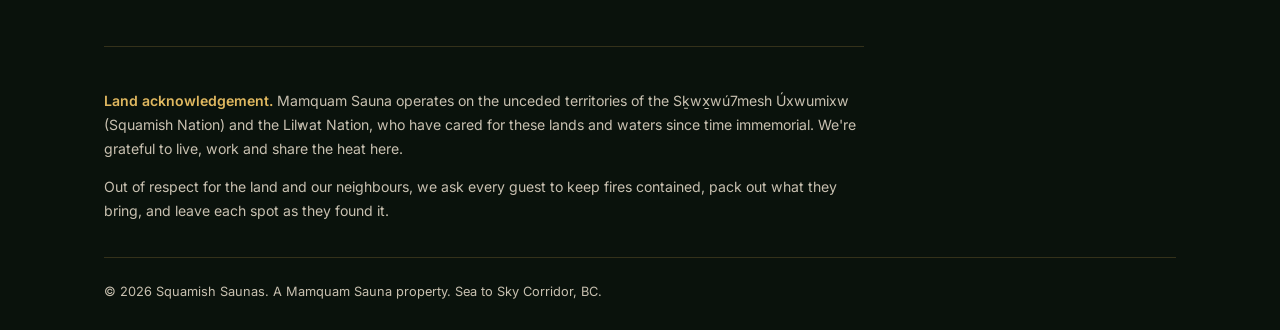
<file: mobile-sauna-rentals-squamish.html>
<!DOCTYPE html>
<html lang="en">
<head>
<meta charset="UTF-8" />
<meta name="viewport" content="width=device-width, initial-scale=1.0" />
<title>Mobile Sauna Rentals Squamish | Wood-Fired Sauna &amp; Cold Plunge Delivered</title>
<meta name="description" content="Book a mobile sauna rental in Squamish, BC. Wood-fired barrel sauna, cold plunge, and firewood delivered to your location for a private 24-hour session. $325/day." />
<meta name="robots" content="index, follow" />
<link rel="canonical" href="https://www.saunasquamish.com/mobile-sauna-rentals-squamish.html" />
<meta property="og:type" content="website" />
<meta property="og:title" content="Mobile Sauna Rentals Squamish | Wood-Fired Sauna & Cold Plunge Delivered" />
<meta property="og:description" content="Book a mobile sauna rental in Squamish, BC. Wood-fired barrel sauna, cold plunge, and firewood delivered to your location." />
<meta property="og:url" content="https://www.saunasquamish.com/mobile-sauna-rentals-squamish.html" />
<link rel="stylesheet" href="style.css" />
<script type="application/ld+json">
{
  "@context": "https://schema.org",
  "@type": "Service",
  "serviceType": "Mobile Sauna Rental",
  "provider": { "@type": "LocalBusiness", "name": "Mamquam Sauna", "url": "https://www.mamquamsauna.com/" },
  "areaServed": [{ "@type": "City", "name": "Squamish" }, { "@type": "City", "name": "Whistler" }, { "@type": "City", "name": "Pemberton" }],
  "offers": { "@type": "Offer", "price": "325", "priceCurrency": "CAD" }
}
</script>
</head>
<body>

<header class="site">
  <div class="bar">
    <div class="brand">Squamish Saunas<small>By Mamquam Sauna</small></div>
    <nav class="main">
      <a href="index.html">Home</a>
      <a href="mobile-sauna-rentals-squamish.html">Mobile Rentals</a>
      <a href="squamish-saunas-guide.html">Sauna Guide</a>
      <a href="mamquam-sauna.html">The Secret Sauna</a>
    </nav>
    <button class="hamburger" type="button" aria-label="Menu" aria-expanded="false">&#9776;</button>
    <a href="https://rentedlocal.com/book-appointment?embed_key=mamquamsauna-f3160d" class="btn" data-book>Book Now</a>
  </div>
</header>

<section class="hero" style="min-height:56vh; background-image:url('img/sauna-delivered.jpg');">
  <div class="wrap">
    <div class="eyebrow">Mobile Sauna Rentals · Squamish, BC</div>
    <h1>A wood-fired sauna, <em>delivered.</em></h1>
    <p class="lead">The only mobile sauna rental in the Sea to Sky corridor — a hand-built barrel sauna and cold plunge, set up at your location for a private 24-hour session.</p>
    <div class="cta-row">
      <a href="https://rentedlocal.com/book-appointment?embed_key=mamquamsauna-f3160d" class="btn" data-book>Book — $325 / 24hr</a>
      <a href="#inquire" class="btn ghost">Send an Inquiry</a>
    </div>
  </div>
</section>

<section>
  <div class="wrap">
    <div class="section-head">
      <div class="eyebrow">How Mobile Sauna Rental Works</div>
      <h2>Delivered, set up, and ready to heat</h2>
    </div>
    <div class="grid-3">
      <div class="card">
        <h3>1. You Request a Date &amp; Location</h3>
        <p>Tell us your preferred date and where you'd like it set up, anywhere in Squamish, Whistler, or Pemberton. There's no fixed spot we use, so the location gets confirmed with you directly.</p>
      </div>
      <div class="card">
        <h3>2. We Deliver &amp; Set Up</h3>
        <p>The wood-fired barrel sauna and cold plunge tub arrive ready to go, with firewood, towels, and a startup guide included.</p>
      </div>
      <div class="card">
        <h3>3. You Heat, Plunge, Repeat</h3>
        <p>Your private 24-hour window is yours alone — no strangers, no shared schedule. Just heat, cold, and the sound of the forest.</p>
      </div>
    </div>
  </div>
</section>

<section class="alt">
  <div class="wrap grid-2">
    <img class="rounded" src="img/sauna-steam.jpg" alt="Wood-fired barrel sauna with a green roof and smoke rising from the chimney among cedar trees" loading="lazy" />
    <div>
      <div class="eyebrow">What's Included</div>
      <h2>Everything for one flat rate</h2>
      <ul style="color:var(--text-dim); padding-left:1.1em;">
        <li>Wood-fired barrel sauna, original from the Mamquam River</li>
        <li>Cold plunge tub, fully set up</li>
        <li>All firewood for a full day of sessions</li>
        <li>Private 24-hour booking window</li>
        <li>Premium towels and essentials</li>
        <li>Available in Squamish, Whistler &amp; Pemberton</li>
      </ul>
      <a href="https://rentedlocal.com/book-appointment?embed_key=mamquamsauna-f3160d" class="btn" data-book>Book Your Session — $325</a>
    </div>
  </div>
</section>

<section id="inquire">
  <div class="wrap" style="max-width:640px;">
    <div class="section-head">
      <div class="eyebrow">Get In Touch</div>
      <h2>Send a rental inquiry</h2>
      <p style="color:var(--text-dim)">Prefer to ask a question before booking? Send a note below and Mamquam Sauna will follow up directly.</p>
    </div>
    <form data-inquiry-form>
      <div style="margin-bottom:16px;">
        <label style="display:block; font-size:0.8rem; text-transform:uppercase; letter-spacing:0.05em; color:var(--text-dim); margin-bottom:6px;">Full Name *</label>
        <input required name="name" type="text" placeholder="Your name" style="width:100%; padding:12px; background:var(--panel); border:1px solid var(--border); color:var(--text); border-radius:2px;" />
      </div>
      <div style="margin-bottom:16px;">
        <label style="display:block; font-size:0.8rem; text-transform:uppercase; letter-spacing:0.05em; color:var(--text-dim); margin-bottom:6px;">Email *</label>
        <input required name="email" type="email" placeholder="you@email.com" style="width:100%; padding:12px; background:var(--panel); border:1px solid var(--border); color:var(--text); border-radius:2px;" />
      </div>
      <div style="margin-bottom:16px;">
        <label style="display:block; font-size:0.8rem; text-transform:uppercase; letter-spacing:0.05em; color:var(--text-dim); margin-bottom:6px;">Phone</label>
        <input name="phone" type="tel" placeholder="+1 (604) 000-0000" style="width:100%; padding:12px; background:var(--panel); border:1px solid var(--border); color:var(--text); border-radius:2px;" />
      </div>
      <div style="margin-bottom:16px;">
        <label style="display:block; font-size:0.8rem; text-transform:uppercase; letter-spacing:0.05em; color:var(--text-dim); margin-bottom:6px;">Preferred Location</label>
        <select name="location" style="width:100%; padding:12px; background:var(--panel); border:1px solid var(--border); color:var(--text); border-radius:2px;">
          <option value="">Select a location</option>
          <option value="squamish">Squamish</option>
          <option value="whistler">Whistler</option>
          <option value="pemberton">Pemberton</option>
        </select>
      </div>
      <div style="margin-bottom:16px;">
        <label style="display:block; font-size:0.8rem; text-transform:uppercase; letter-spacing:0.05em; color:var(--text-dim); margin-bottom:6px;">Message</label>
        <textarea name="message" rows="4" placeholder="Any questions or special requests..." style="width:100%; padding:12px; background:var(--panel); border:1px solid var(--border); color:var(--text); border-radius:2px; font-family:inherit;"></textarea>
      </div>
      <button type="submit" class="btn" style="width:100%;">Send Inquiry</button>
    </form>
    <div class="form-success" hidden style="text-align:center; padding:32px 0;">
      <h3 style="color:var(--gold-bright);">Inquiry Sent</h3>
      <p style="color:var(--text-dim)">Mamquam Sauna will be in touch shortly.</p>
    </div>
  </div>
</section>

<footer class="site">
  <div class="wrap">
    <div class="footer-grid">
      <div>
        <h4>Squamish Saunas</h4>
        <p>A guide to sauna experiences in the Sea to Sky corridor, published by the team behind <a href="https://www.mamquamsauna.com/">Mamquam Sauna</a>.</p>
      </div>
      <div>
        <h4>Explore</h4>
        <a href="index.html">Home</a>
        <a href="squamish-saunas-guide.html">Squamish Sauna Guide</a>
        <a href="mamquam-sauna.html">The Secret Sauna Story</a>
        <a href="how-to-sauna-first-timers-guide.html">How to Sauna</a>
        <a href="sauna-party-squamish.html">Sauna Party in Squamish</a>
        <a href="secret-saunas-squamish.html">The Secret Saunas of Squamish</a>
        <a href="sauna-hats-guide.html">Sauna Hats</a>
        <a href="cold-plunge-squamish.html">Cold Plunge in Squamish: Where to Take the Plunge</a>
        <a href="sauna-recovery-climbing-biking-squamish.html">Sauna for Recovery After a Big Squamish Day</a>
        <a href="winter-in-squamish-things-to-do.html">Winter in Squamish: 10 Cozy Things to Do</a>
      </div>
      <div>
        <h4>Book</h4>
        <a href="https://www.mamquamsauna.com/">mamquamsauna.com</a>
        <a href="mailto:mamquamsauna@gmail.com">mamquamsauna@gmail.com</a>
      </div>
      <div>
        <h4>Sister Sites</h4>
        <a href="https://www.mamquamsauna.com/">Mamquam Sauna</a>
        <a href="https://www.saunawhistler.com/">Whistler Saunas</a>
        <a href="https://saunahatcanada.com/">Sauna Hats Canada</a>
      </div>
    </div>
    <div class="land-ack">
      <p><strong>Land acknowledgement.</strong> Mamquam Sauna operates on the unceded territories of the Sḵwx̱wú7mesh Úxwumixw (Squamish Nation) and the Lil̓wat Nation, who have cared for these lands and waters since time immemorial. We're grateful to live, work and share the heat here.</p>
      <p>Out of respect for the land and our neighbours, we ask every guest to keep fires contained, pack out what they bring, and leave each spot as they found it.</p>
    </div>
    <div class="footer-bottom">
      <span>&copy; 2026 Squamish Saunas. A Mamquam Sauna property. Sea to Sky Corridor, BC.</span>
    </div>
  </div>
</footer>

<script src="booking.js"></script>
<script src="https://rentedlocal.com/rented-local-widget.js" data-embed-key="mamquamsauna-f3160d" data-embed-auto="false" defer></script>
<script src="https://sauna-chat.thefulltimehobby.workers.dev/widget.js" defer></script>
<script src="site.js" defer></script>
<!-- Cloudflare Web Analytics --><script defer src='https://static.cloudflareinsights.com/beacon.min.js' data-cf-beacon='{"token": "0aafe533153c4208bb2b0b701a22be5f"}'></script><!-- End Cloudflare Web Analytics -->
</body>
</html>
</file>
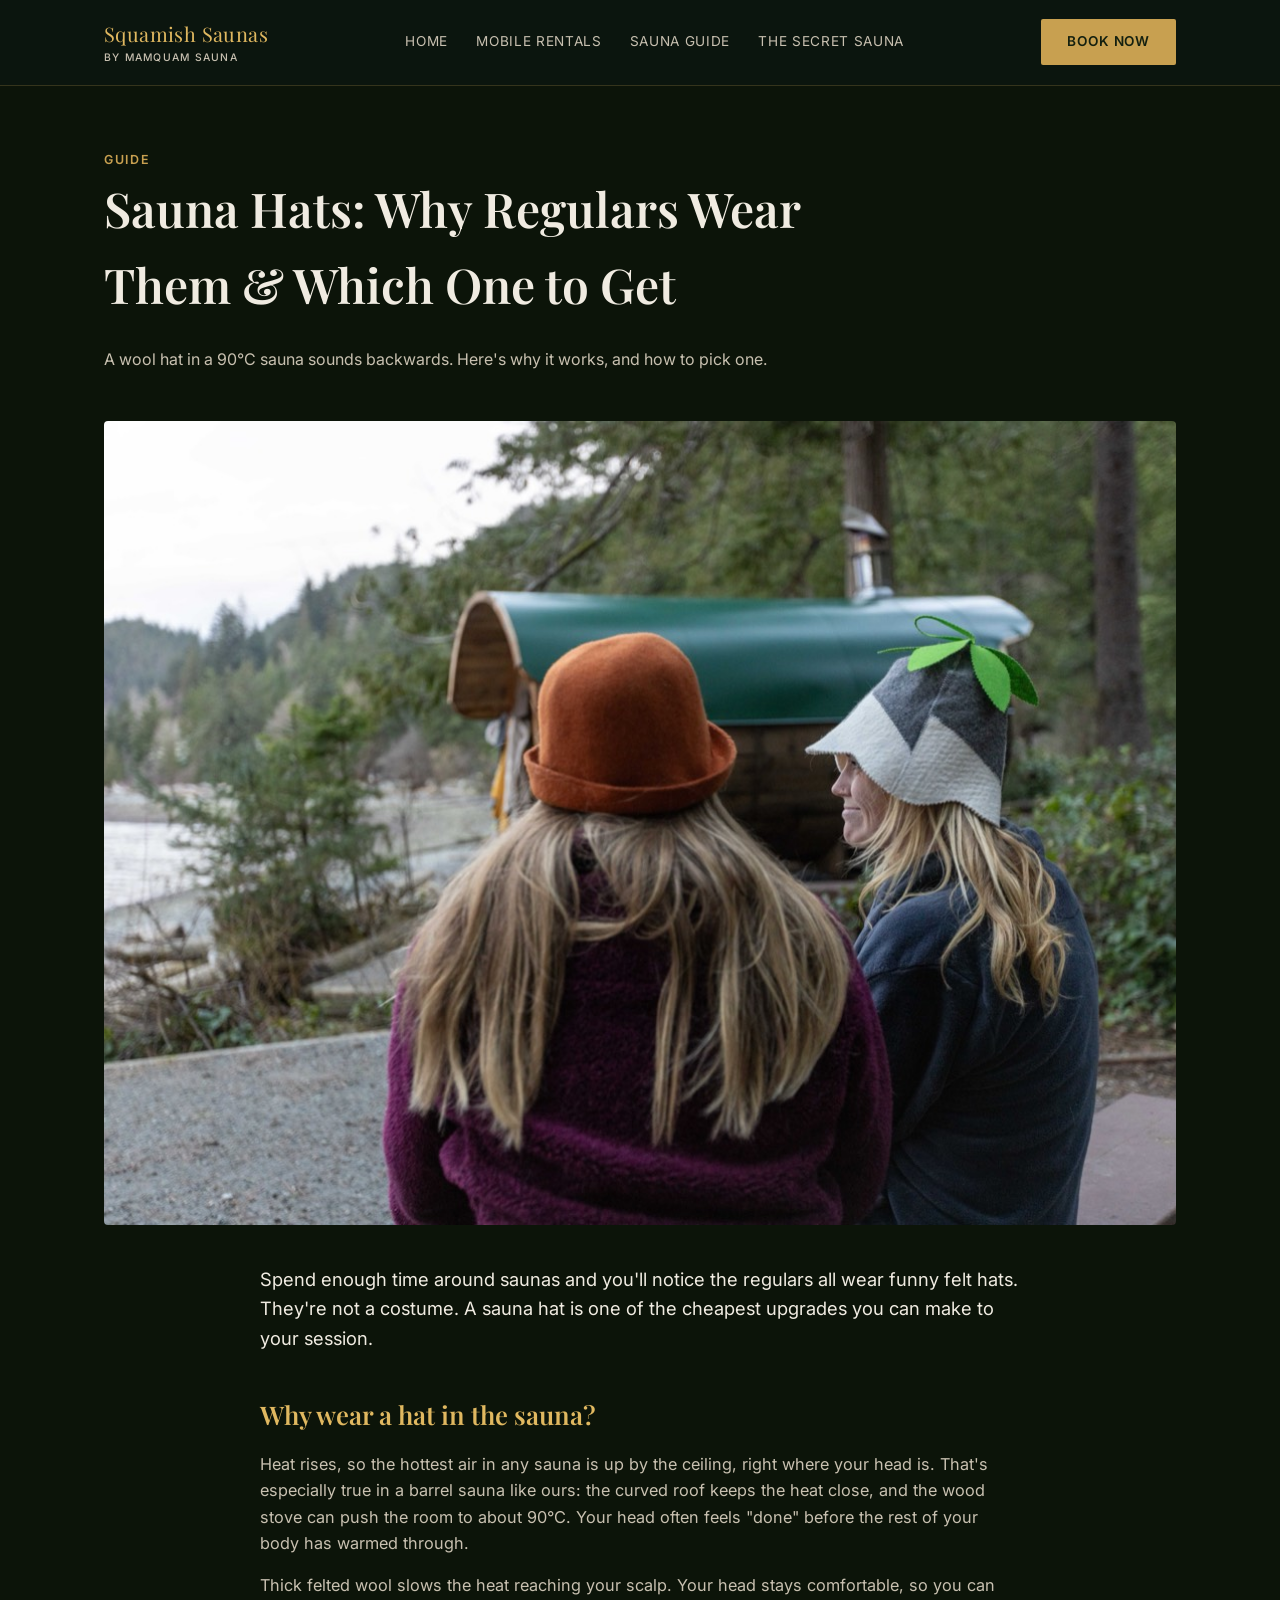
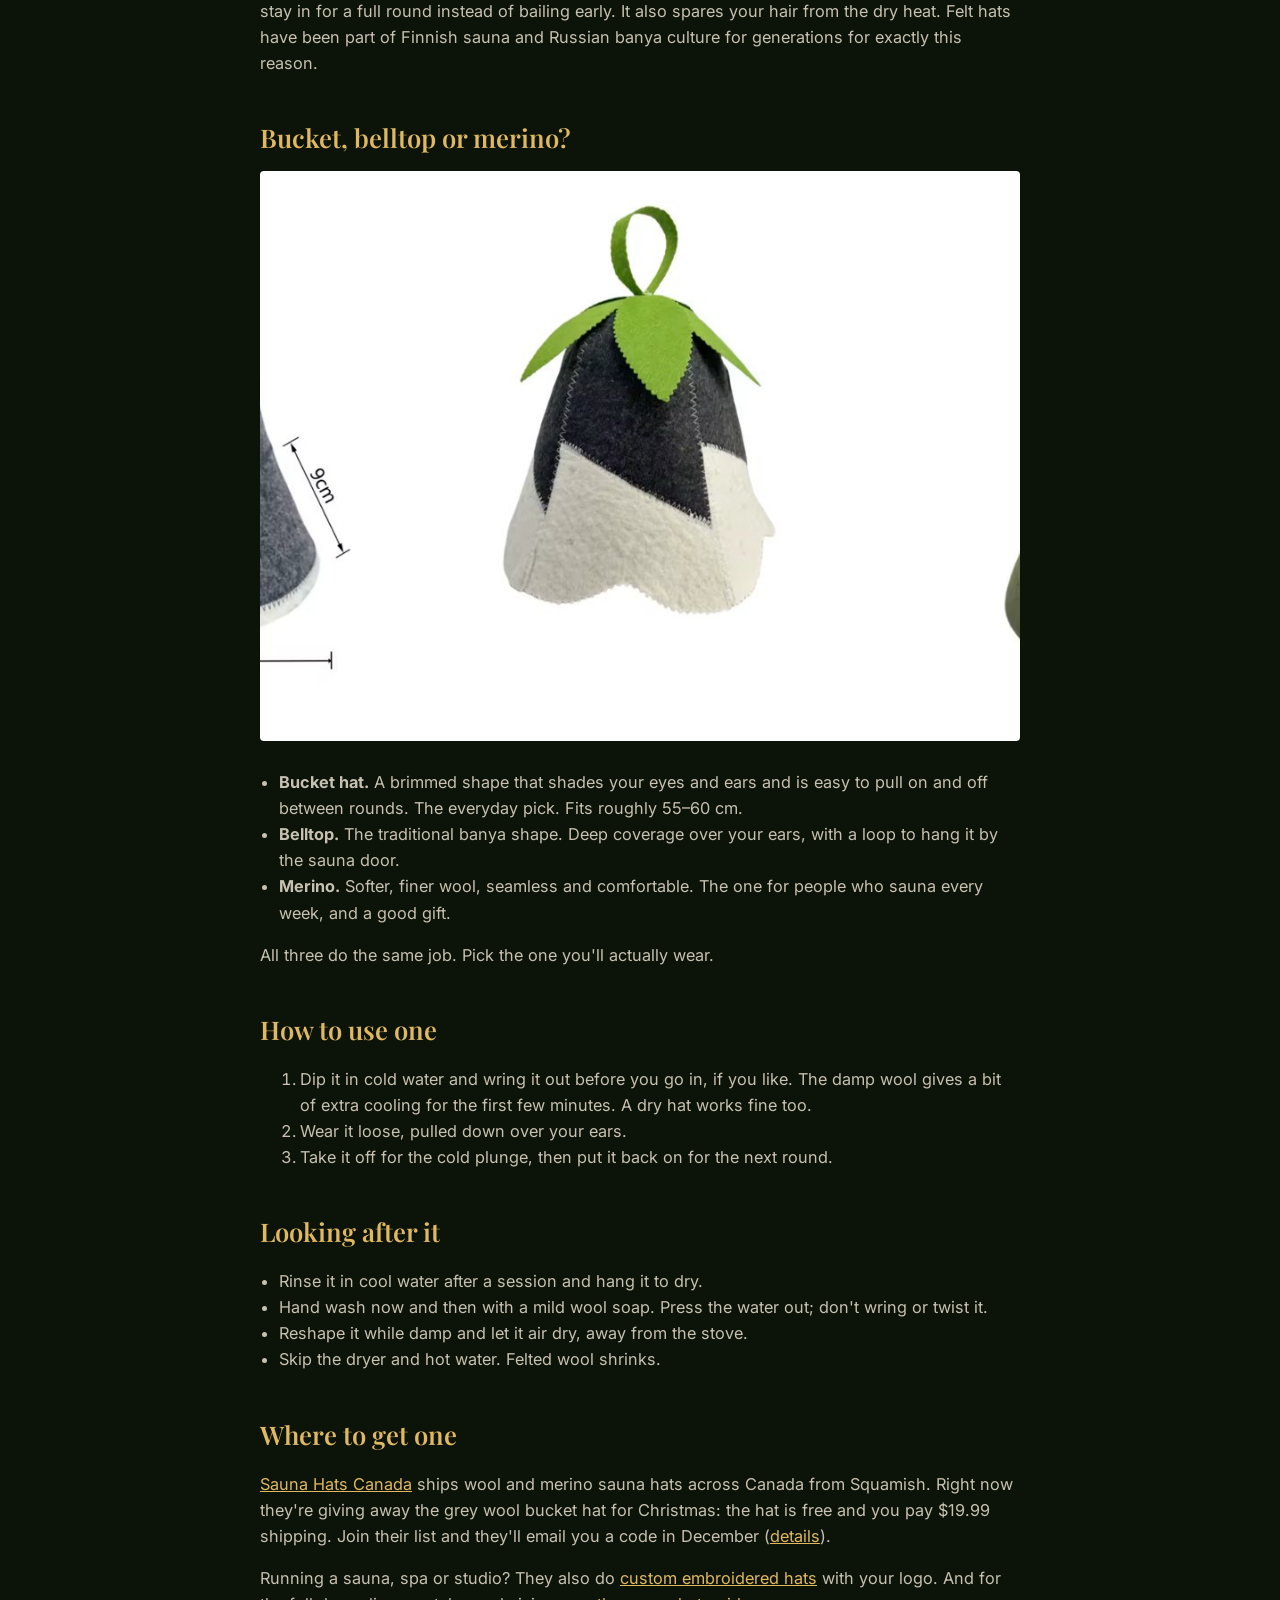
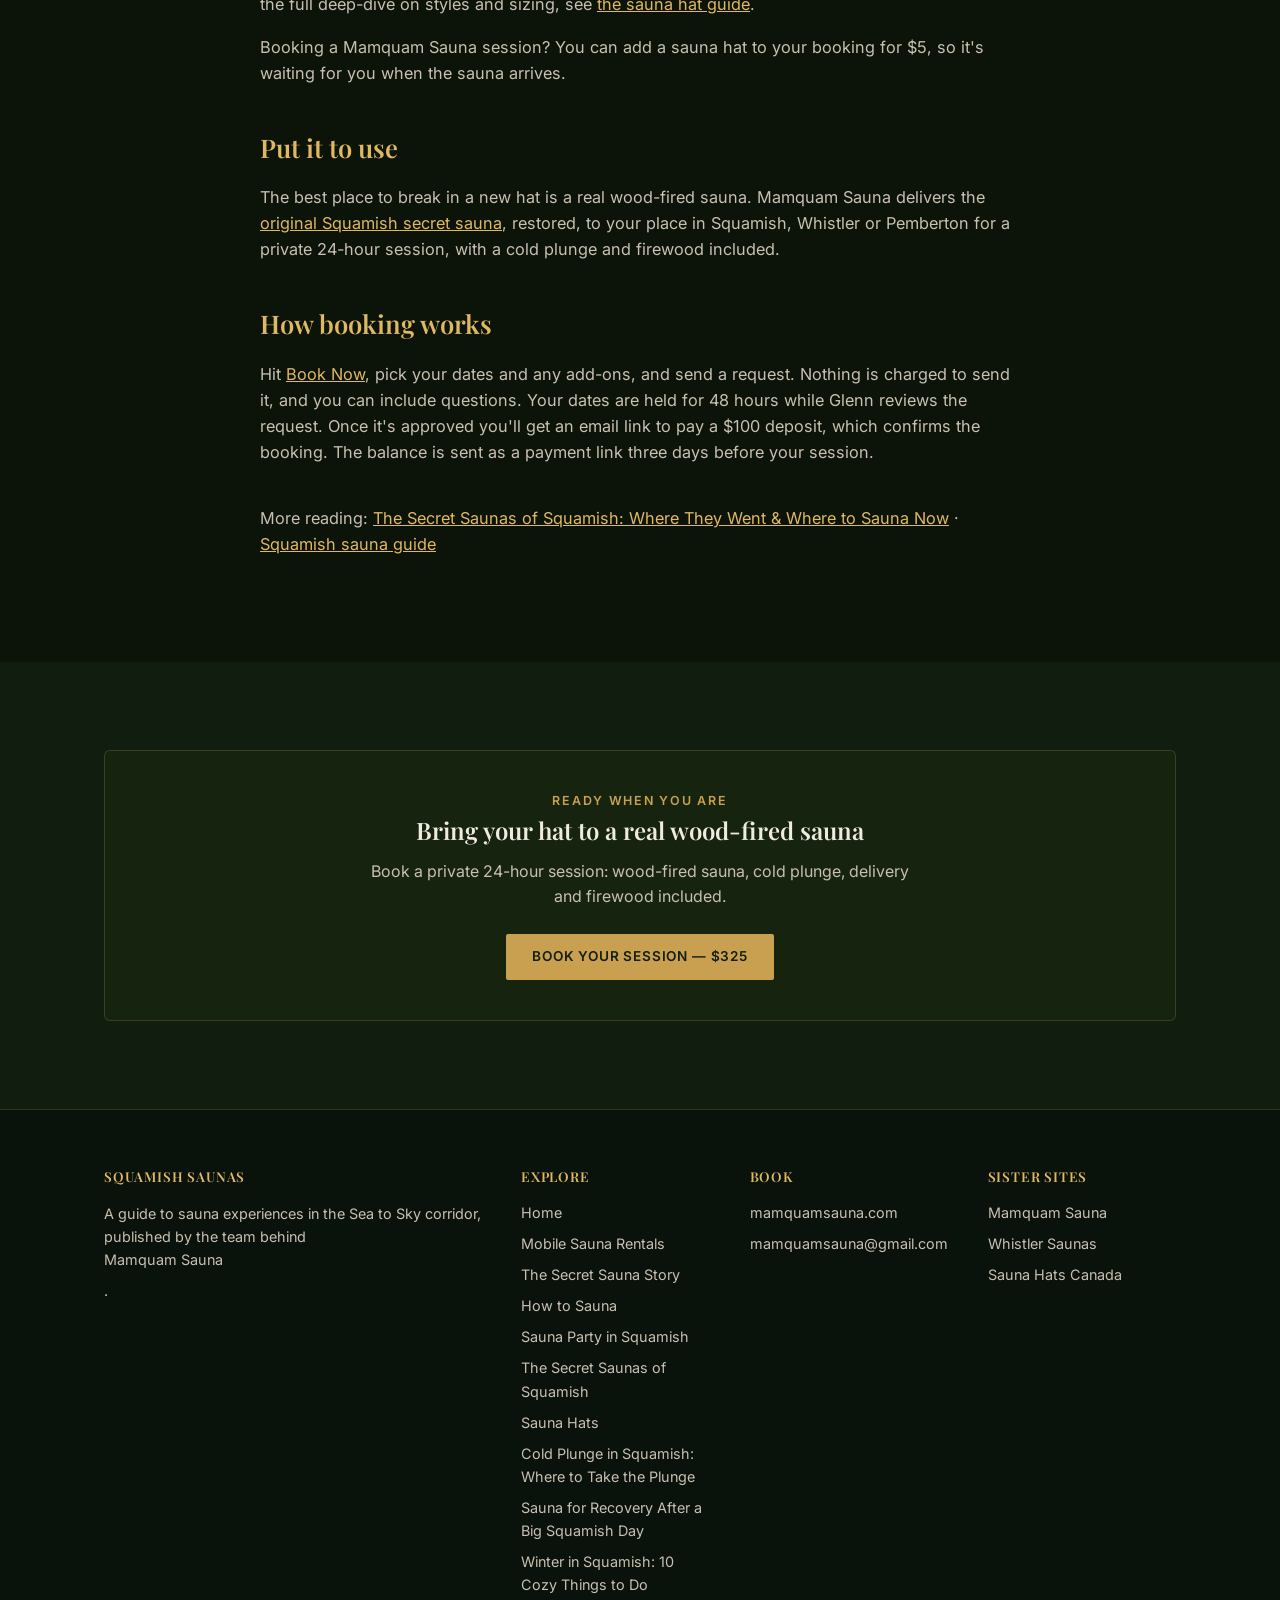
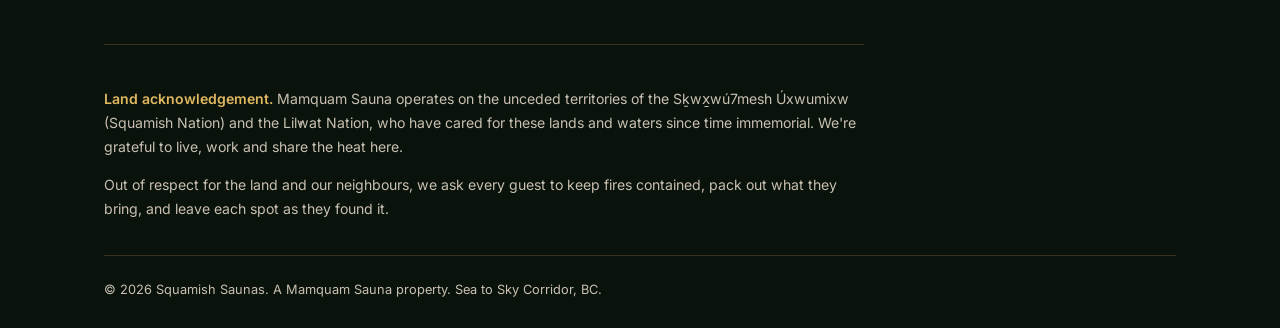
<file: sauna-hats-guide.html>
<!DOCTYPE html>
<html lang="en">
<head>
<meta charset="UTF-8" />
<meta name="viewport" content="width=device-width, initial-scale=1.0" />
<title>Sauna Hats: Why Regulars Wear Them &amp; Which One to Get</title>
<meta name="description" content="Why people wear wool sauna hats in a wood-fired sauna, bucket vs belltop vs merino, how to use and care for one, and where to get a sauna hat in Squamish and across Canada." />
<meta name="robots" content="index, follow" />
<link rel="canonical" href="https://www.saunasquamish.com/sauna-hats-guide.html" />
<meta property="og:type" content="article" />
<meta property="og:title" content="Sauna Hats: Why Regulars Wear Them &amp; Which One to Get" />
<meta property="og:description" content="Why people wear wool sauna hats in a wood-fired sauna, bucket vs belltop vs merino, how to use and care for one, and where to get a sauna hat in Squamish and across Canada." />
<meta property="og:url" content="https://www.saunasquamish.com/sauna-hats-guide.html" />
<meta property="og:image" content="https://www.saunasquamish.com/img/sauna-hats.jpg" />
<link rel="stylesheet" href="style.css" />
<script type="application/ld+json">
{
  "@context": "https://schema.org",
  "@type": "Article",
  "headline": "Sauna Hats: Why Regulars Wear Them & Which One to Get",
  "description": "Why people wear wool sauna hats in a wood-fired sauna, bucket vs belltop vs merino, how to use and care for one, and where to get a sauna hat in Squamish and across Canada.",
  "image": "https://www.saunasquamish.com/img/sauna-hats.jpg",
  "datePublished": "2026-10-20",
  "dateModified": "2026-10-20",
  "author": {
    "@type": "Organization",
    "name": "Mamquam Sauna"
  },
  "publisher": {
    "@type": "Organization",
    "name": "Squamish Saunas"
  },
  "mainEntityOfPage": "https://www.saunasquamish.com/sauna-hats-guide.html"
}
</script>
</head>
<body>

<header class="site">
  <div class="bar">
    <div class="brand">Squamish Saunas<small>By Mamquam Sauna</small></div>
    <nav class="main">
      <a href="index.html">Home</a>
      <a href="mobile-sauna-rentals-squamish.html">Mobile Rentals</a>
      <a href="squamish-saunas-guide.html">Sauna Guide</a>
      <a href="mamquam-sauna.html">The Secret Sauna</a>
    </nav>
    <button class="hamburger" type="button" aria-label="Menu" aria-expanded="false">&#9776;</button>
    <a href="https://rentedlocal.com/book-appointment?embed_key=mamquamsauna-f3160d" class="btn" data-book>Book Now</a>
  </div>
</header>

<section style="padding-top:64px; padding-bottom:32px;">
  <div class="wrap">
    <div class="eyebrow">Guide</div>
    <h1 style="font-size:clamp(2rem,4vw,3rem); max-width:820px;">Sauna Hats: Why Regulars Wear Them &amp; Which One to Get</h1>
    <p style="color:var(--text-dim); max-width:680px;">A wool hat in a 90°C sauna sounds backwards. Here's why it works, and how to pick one.</p>
  </div>
</section>

<section style="padding-top:0;">
  <div class="wrap">
    <img class="rounded" style="margin-bottom:40px;" src="img/sauna-hats.jpg" alt="Two friends in felt sauna hats looking out at the barrel sauna by the water" loading="lazy" />
    <article class="guide">
      <p class="lead">Spend enough time around saunas and you'll notice the regulars all wear funny felt hats. They're not a costume. A sauna hat is one of the cheapest upgrades you can make to your session.</p>

      <h2>Why wear a hat in the sauna?</h2>
      <p>Heat rises, so the hottest air in any sauna is up by the ceiling, right where your head is. That's especially true in a barrel sauna like ours: the curved roof keeps the heat close, and the wood stove can push the room to about 90°C. Your head often feels "done" before the rest of your body has warmed through.</p>
      <p>Thick felted wool slows the heat reaching your scalp. Your head stays comfortable, so you can stay in for a full round instead of bailing early. It also spares your hair from the dry heat. Felt hats have been part of Finnish sauna and Russian banya culture for generations for exactly this reason.</p>

      <h2>Bucket, belltop or merino?</h2>
      <img class="rounded" style="margin:12px 0 28px;" src="img/sauna-hat-styles.jpg" alt="Three sauna hat styles: a grey wool bucket hat, a belltop hat with a leaf loop, and a green merino bell hat" loading="lazy" />

      <ul>
        <li><strong>Bucket hat.</strong> A brimmed shape that shades your eyes and ears and is easy to pull on and off between rounds. The everyday pick. Fits roughly 55&ndash;60&nbsp;cm.</li>
        <li><strong>Belltop.</strong> The traditional banya shape. Deep coverage over your ears, with a loop to hang it by the sauna door.</li>
        <li><strong>Merino.</strong> Softer, finer wool, seamless and comfortable. The one for people who sauna every week, and a good gift.</li>
      </ul>
      <p>All three do the same job. Pick the one you'll actually wear.</p>

      <h2>How to use one</h2>
      <ol>
        <li>Dip it in cold water and wring it out before you go in, if you like. The damp wool gives a bit of extra cooling for the first few minutes. A dry hat works fine too.</li>
        <li>Wear it loose, pulled down over your ears.</li>
        <li>Take it off for the cold plunge, then put it back on for the next round.</li>
      </ol>

      <h2>Looking after it</h2>
      <ul>
        <li>Rinse it in cool water after a session and hang it to dry.</li>
        <li>Hand wash now and then with a mild wool soap. Press the water out; don't wring or twist it.</li>
        <li>Reshape it while damp and let it air dry, away from the stove.</li>
        <li>Skip the dryer and hot water. Felted wool shrinks.</li>
      </ul>

      <h2>Where to get one</h2>
      <p><a href="https://saunahatcanada.com/" style="color:var(--gold-bright); text-decoration:underline;">Sauna Hats Canada</a> ships wool and merino sauna hats across Canada from Squamish. Right now they're giving away the grey wool bucket hat for Christmas: the hat is free and you pay $19.99 shipping. Join their list and they'll email you a code in December (<a href="https://saunahatcanada.com/christmas.html" style="color:var(--gold-bright); text-decoration:underline;">details</a>).</p>
      <p>Running a sauna, spa or studio? They also do <a href="https://www.saunahatscanada.com/" style="color:var(--gold-bright); text-decoration:underline;">custom embroidered hats</a> with your logo. And for the full deep-dive on styles and sizing, see <a href="https://sauna-hat.ca/" style="color:var(--gold-bright); text-decoration:underline;">the sauna hat guide</a>.</p>
      <p>Booking a Mamquam Sauna session? You can add a sauna hat to your booking for $5, so it's waiting for you when the sauna arrives.</p>

      <h2>Put it to use</h2>
      <p>The best place to break in a new hat is a real wood-fired sauna. Mamquam Sauna delivers the <a href="secret-saunas-squamish.html" style="color:var(--gold-bright); text-decoration:underline;">original Squamish secret sauna</a>, restored, to your place in Squamish, Whistler or Pemberton for a private 24-hour session, with a cold plunge and firewood included.</p>
      <h2>How booking works</h2>
      <p>Hit <a href="https://rentedlocal.com/book-appointment?embed_key=mamquamsauna-f3160d" data-book style="color:var(--gold-bright); text-decoration:underline;">Book Now</a>, pick your dates and any add-ons, and send a request. Nothing is charged to send it, and you can include questions. Your dates are held for 48 hours while Glenn reviews the request. Once it's approved you'll get an email link to pay a $100 deposit, which confirms the booking. The balance is sent as a payment link three days before your session.</p>

      <p style="margin-top:40px; color:var(--text-dim);">More reading: <a href="secret-saunas-squamish.html" style="color:var(--gold-bright); text-decoration:underline;">The Secret Saunas of Squamish: Where They Went &amp; Where to Sauna Now</a> &middot; <a href="squamish-saunas-guide.html" style="color:var(--gold-bright); text-decoration:underline;">Squamish sauna guide</a></p>
    </article>
  </div>
</section>

<section class="alt">
  <div class="wrap">
    <div class="callout">
      <div class="eyebrow">Ready When You Are</div>
      <h2>Bring your hat to a real wood-fired sauna</h2>
      <p>Book a private 24-hour session: wood-fired sauna, cold plunge, delivery and firewood included.</p>
      <a href="https://rentedlocal.com/book-appointment?embed_key=mamquamsauna-f3160d" class="btn" data-book>Book Your Session — $325</a>
    </div>
  </div>
</section>

<footer class="site">
  <div class="wrap">
    <div class="footer-grid">
      <div>
        <h4>Squamish Saunas</h4>
        <p>A guide to sauna experiences in the Sea to Sky corridor, published by the team behind <a href="https://www.mamquamsauna.com/">Mamquam Sauna</a>.</p>
      </div>
      <div>
        <h4>Explore</h4>
        <a href="index.html">Home</a>
        <a href="mobile-sauna-rentals-squamish.html">Mobile Sauna Rentals</a>
        <a href="mamquam-sauna.html">The Secret Sauna Story</a>
        <a href="how-to-sauna-first-timers-guide.html">How to Sauna</a>
        <a href="sauna-party-squamish.html">Sauna Party in Squamish</a>
        <a href="secret-saunas-squamish.html">The Secret Saunas of Squamish</a>
        <a href="sauna-hats-guide.html">Sauna Hats</a>
        <a href="cold-plunge-squamish.html">Cold Plunge in Squamish: Where to Take the Plunge</a>
        <a href="sauna-recovery-climbing-biking-squamish.html">Sauna for Recovery After a Big Squamish Day</a>
        <a href="winter-in-squamish-things-to-do.html">Winter in Squamish: 10 Cozy Things to Do</a>
      </div>
      <div>
        <h4>Book</h4>
        <a href="https://www.mamquamsauna.com/">mamquamsauna.com</a>
        <a href="mailto:mamquamsauna@gmail.com">mamquamsauna@gmail.com</a>
      </div>
      <div>
        <h4>Sister Sites</h4>
        <a href="https://www.mamquamsauna.com/">Mamquam Sauna</a>
        <a href="https://www.saunawhistler.com/">Whistler Saunas</a>
        <a href="https://saunahatcanada.com/">Sauna Hats Canada</a>
      </div>
    </div>
    <div class="land-ack">
      <p><strong>Land acknowledgement.</strong> Mamquam Sauna operates on the unceded territories of the Sḵwx̱wú7mesh Úxwumixw (Squamish Nation) and the Lil̓wat Nation, who have cared for these lands and waters since time immemorial. We're grateful to live, work and share the heat here.</p>
      <p>Out of respect for the land and our neighbours, we ask every guest to keep fires contained, pack out what they bring, and leave each spot as they found it.</p>
    </div>
    <div class="footer-bottom">
      <span>&copy; 2026 Squamish Saunas. A Mamquam Sauna property. Sea to Sky Corridor, BC.</span>
    </div>
  </div>
</footer>

<script src="https://rentedlocal.com/rented-local-widget.js" data-embed-key="mamquamsauna-f3160d" data-embed-auto="false" defer></script>
<script src="https://sauna-chat.thefulltimehobby.workers.dev/widget.js" defer></script>
<script src="site.js" defer></script>
<!-- Cloudflare Web Analytics --><script defer src='https://static.cloudflareinsights.com/beacon.min.js' data-cf-beacon='{"token": "0aafe533153c4208bb2b0b701a22be5f"}'></script><!-- End Cloudflare Web Analytics -->
</body>
</html>
</file>
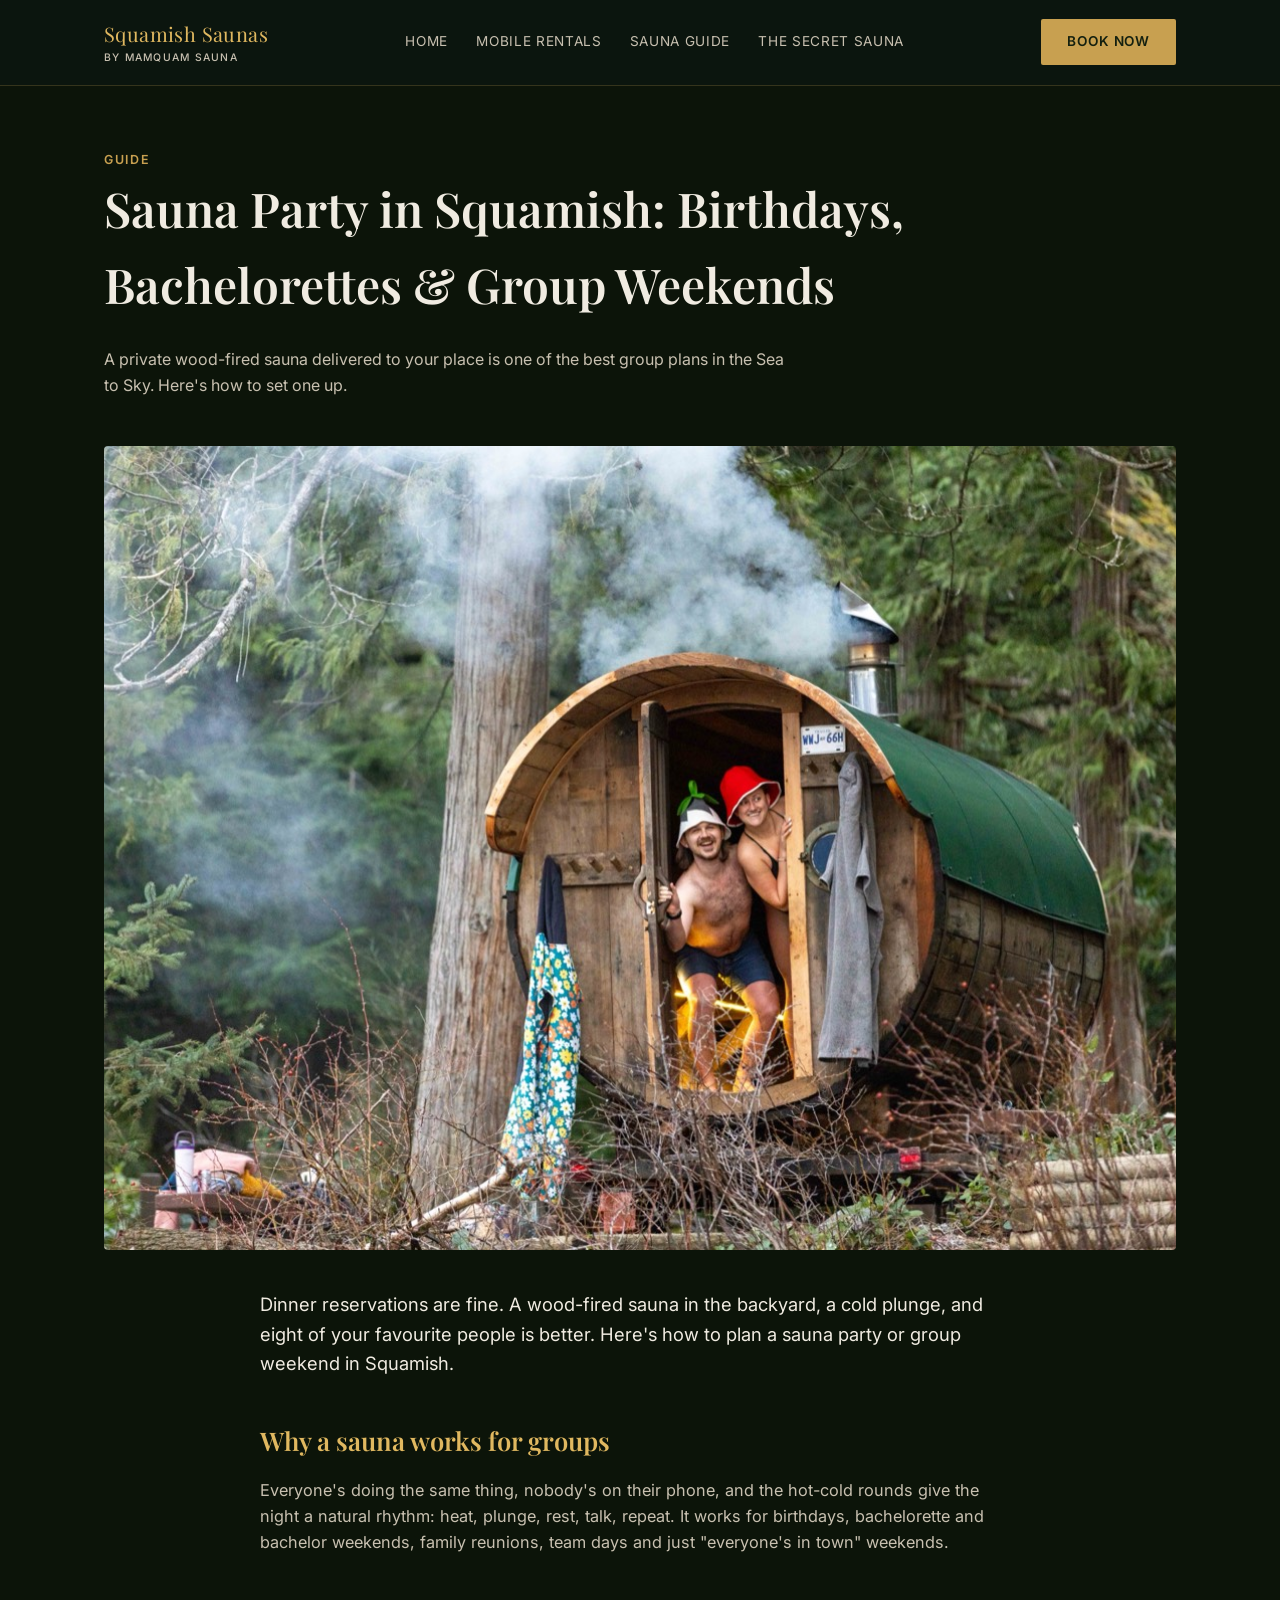
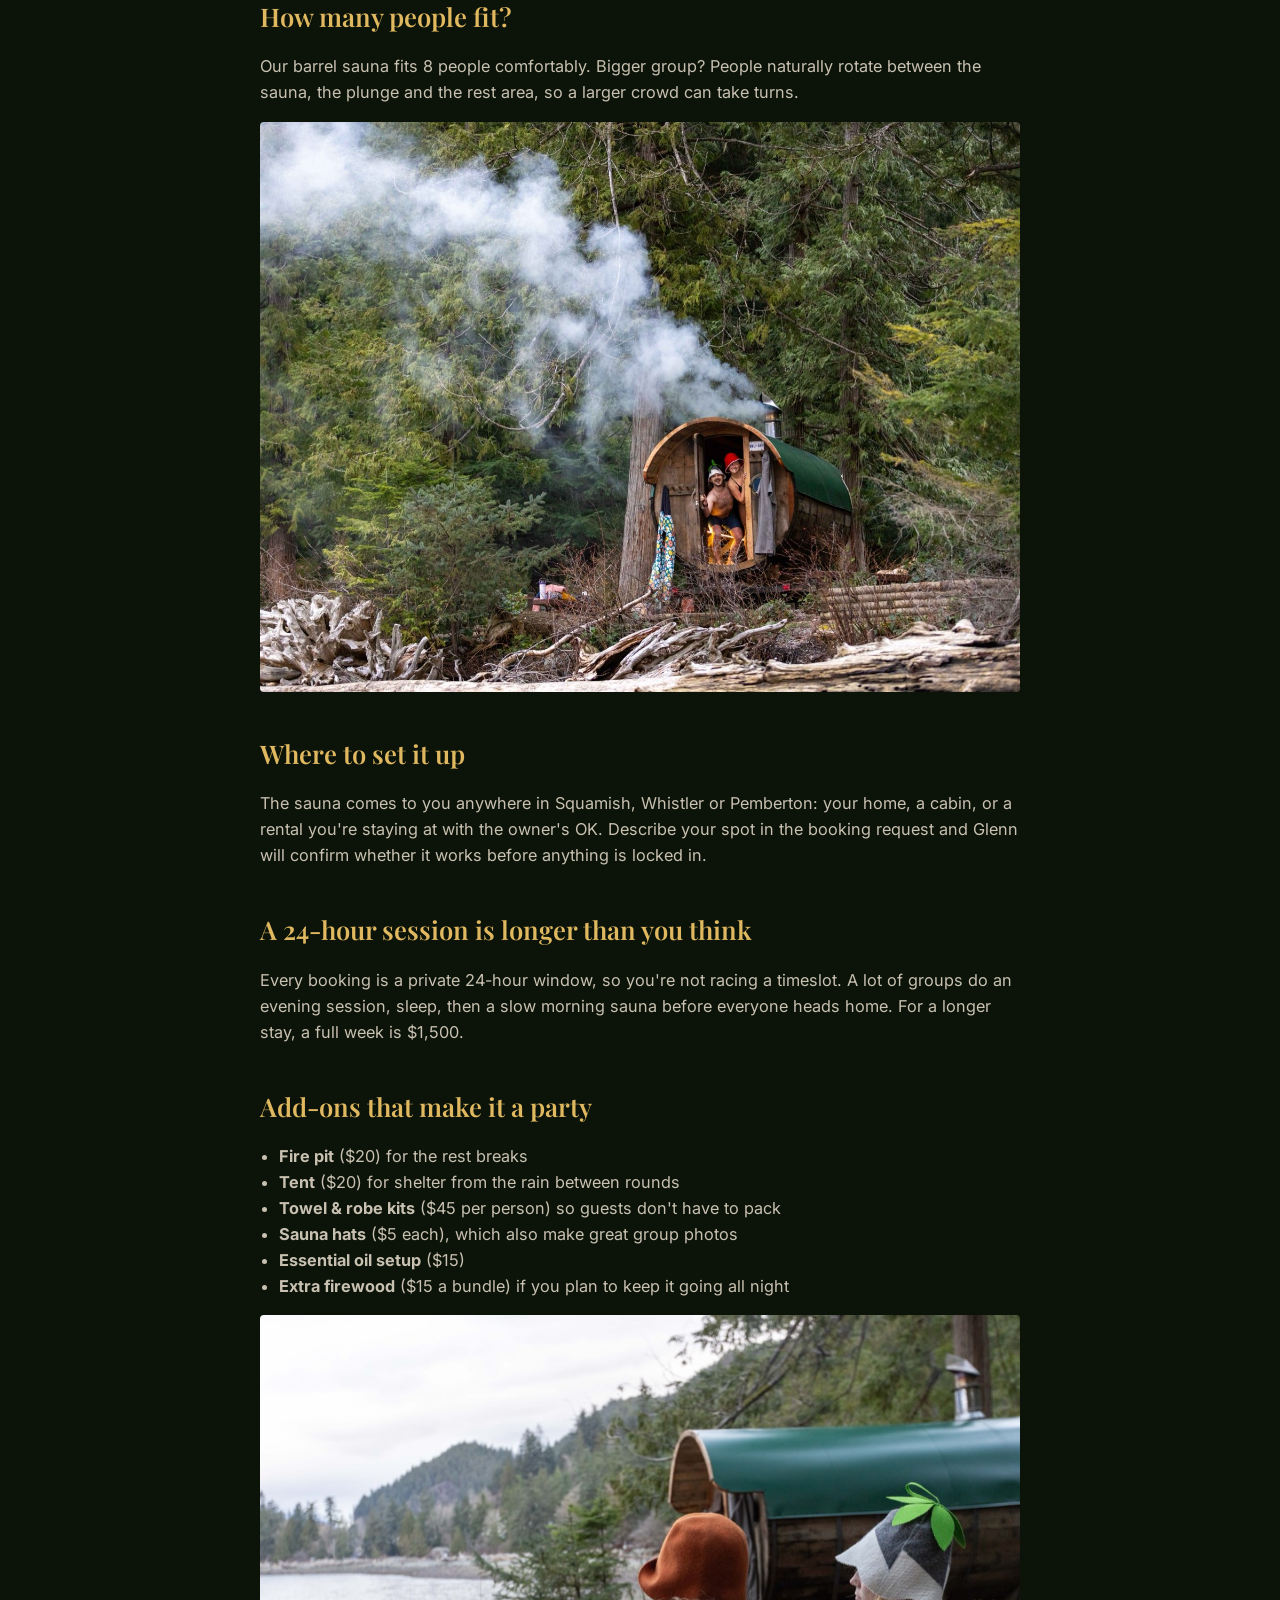
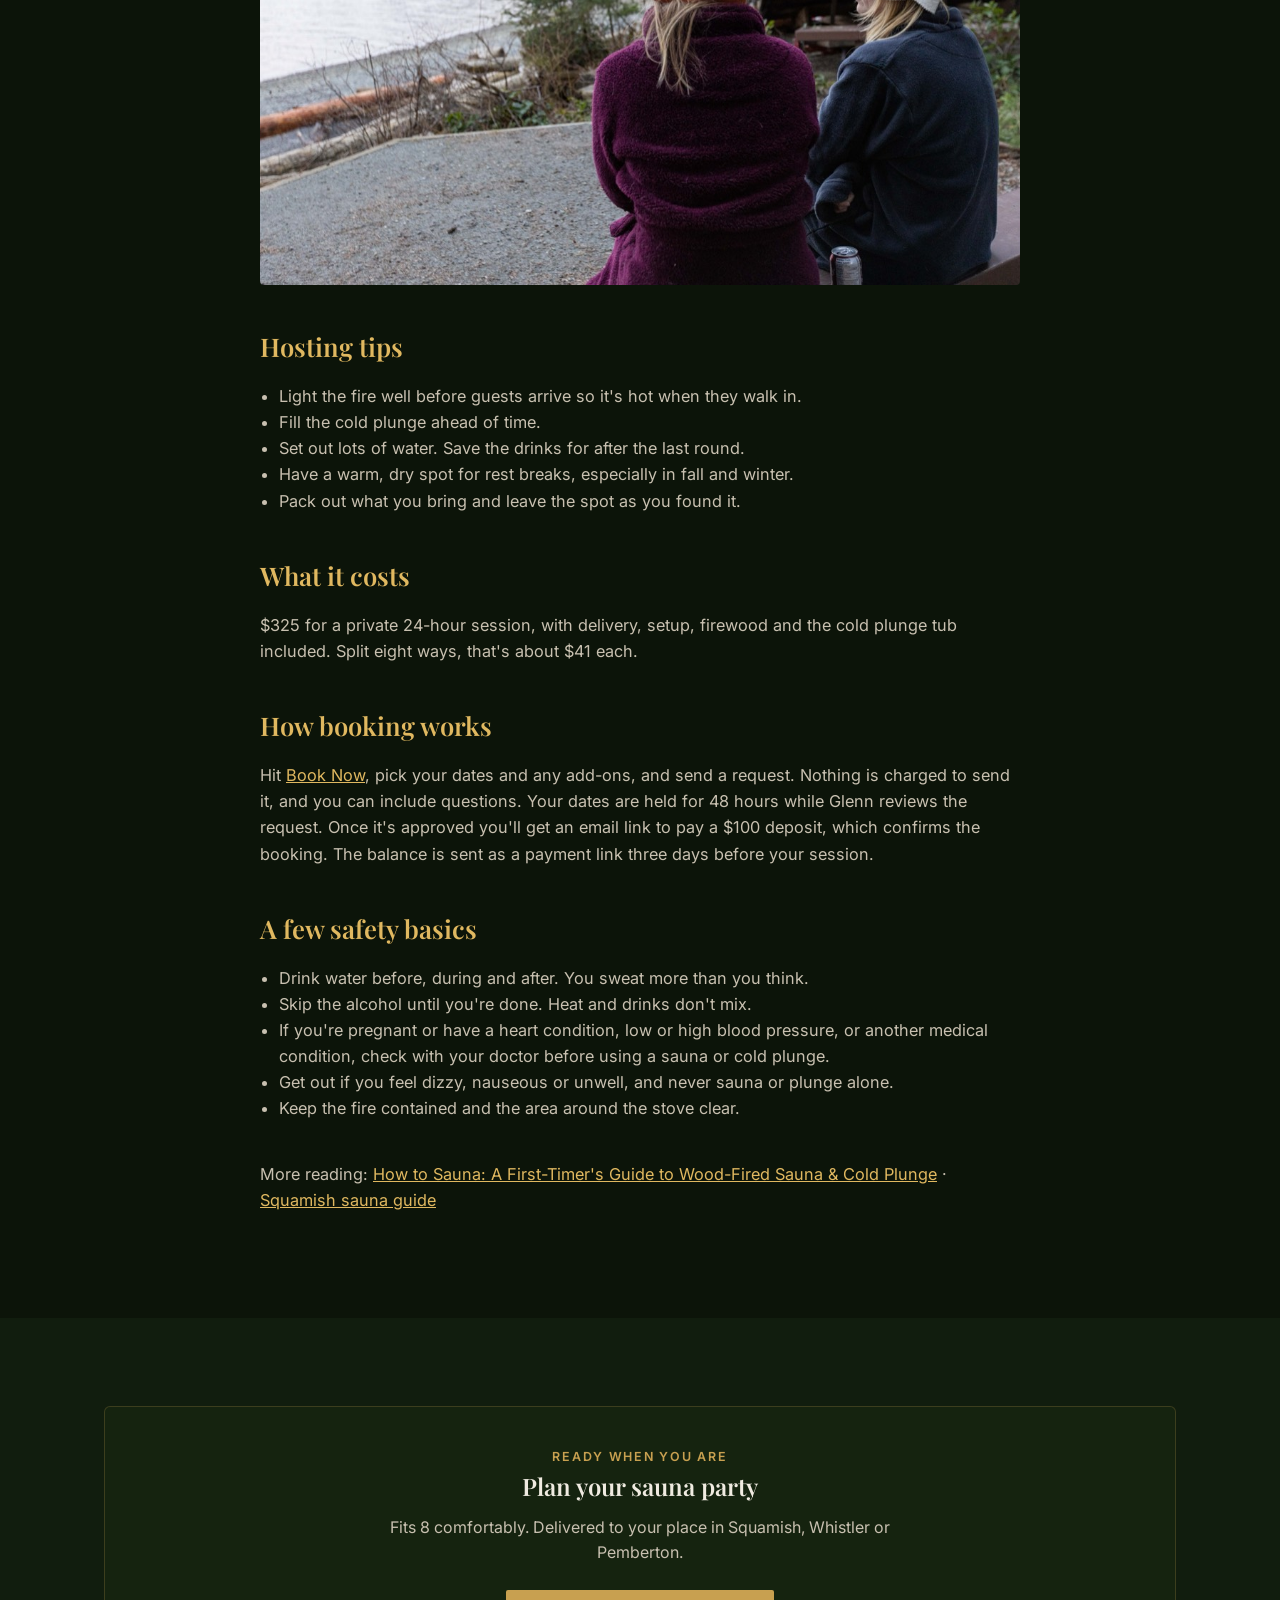
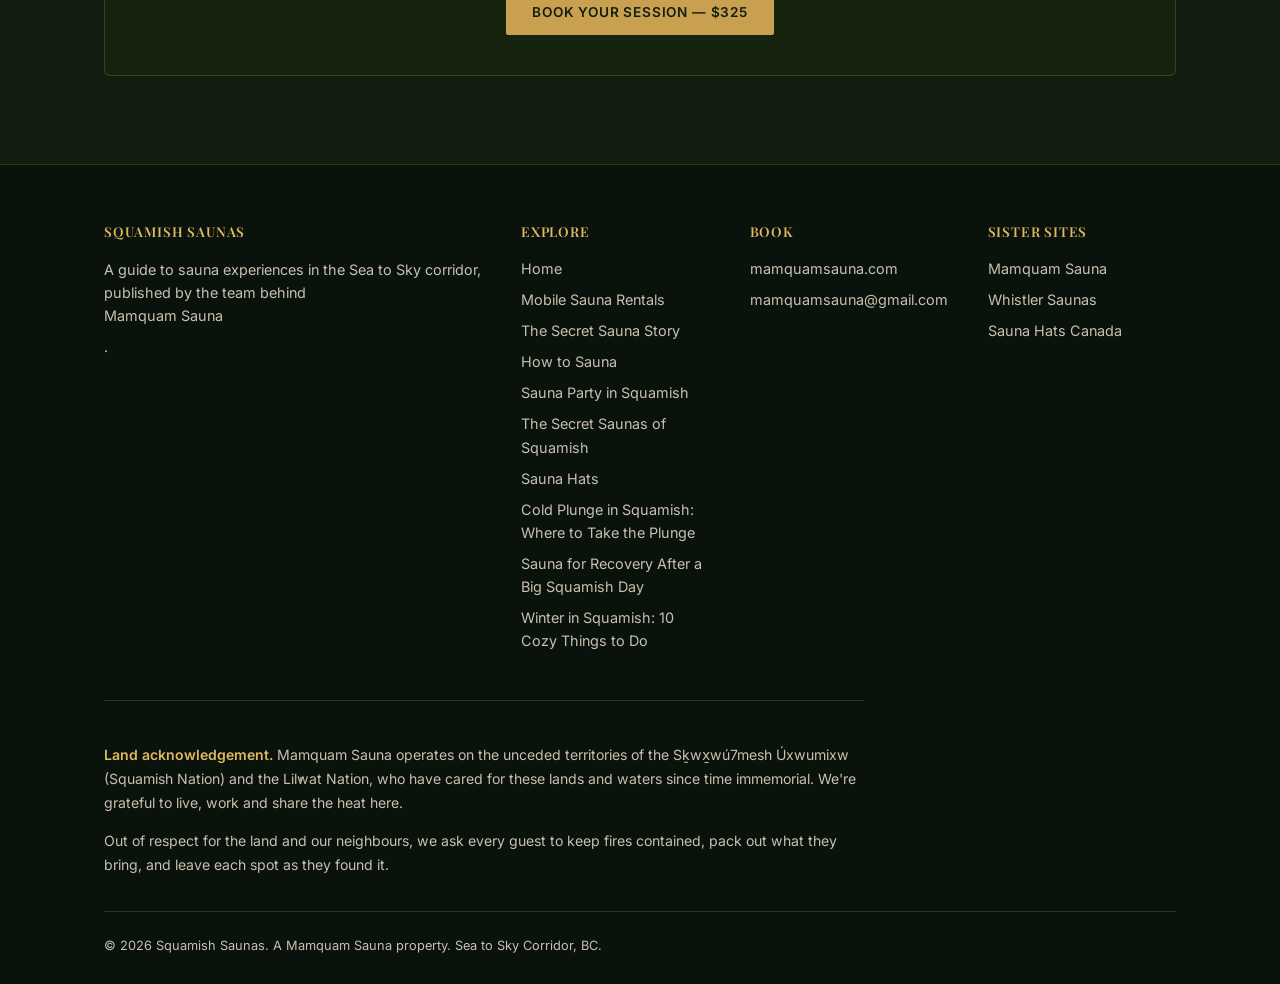
<file: sauna-party-squamish.html>
<!DOCTYPE html>
<html lang="en">
<head>
<meta charset="UTF-8" />
<meta name="viewport" content="width=device-width, initial-scale=1.0" />
<title>Sauna Party in Squamish: Birthdays, Bachelorettes &amp; Group Weekends</title>
<meta name="description" content="How to plan a sauna party in Squamish, BC: a private wood-fired barrel sauna and cold plunge delivered to your place for birthdays, bachelorettes, team days and weekends with friends." />
<meta name="robots" content="index, follow" />
<link rel="canonical" href="https://www.saunasquamish.com/sauna-party-squamish.html" />
<meta property="og:type" content="article" />
<meta property="og:title" content="Sauna Party in Squamish: Birthdays, Bachelorettes &amp; Group Weekends" />
<meta property="og:description" content="How to plan a sauna party in Squamish, BC: a private wood-fired barrel sauna and cold plunge delivered to your place for birthdays, bachelorettes, team days and weekends with friends." />
<meta property="og:url" content="https://www.saunasquamish.com/sauna-party-squamish.html" />
<meta property="og:image" content="https://www.saunasquamish.com/img/sauna-door.jpg" />
<link rel="stylesheet" href="style.css" />
<script type="application/ld+json">
{
  "@context": "https://schema.org",
  "@type": "Article",
  "headline": "Sauna Party in Squamish: Birthdays, Bachelorettes & Group Weekends",
  "description": "How to plan a sauna party in Squamish, BC: a private wood-fired barrel sauna and cold plunge delivered to your place for birthdays, bachelorettes, team days and weekends with friends.",
  "image": "https://www.saunasquamish.com/img/sauna-door.jpg",
  "datePublished": "2026-10-19",
  "dateModified": "2026-10-19",
  "author": {
    "@type": "Organization",
    "name": "Mamquam Sauna"
  },
  "publisher": {
    "@type": "Organization",
    "name": "Squamish Saunas"
  },
  "mainEntityOfPage": "https://www.saunasquamish.com/sauna-party-squamish.html"
}
</script>
</head>
<body>

<header class="site">
  <div class="bar">
    <div class="brand">Squamish Saunas<small>By Mamquam Sauna</small></div>
    <nav class="main">
      <a href="index.html">Home</a>
      <a href="mobile-sauna-rentals-squamish.html">Mobile Rentals</a>
      <a href="squamish-saunas-guide.html">Sauna Guide</a>
      <a href="mamquam-sauna.html">The Secret Sauna</a>
    </nav>
    <button class="hamburger" type="button" aria-label="Menu" aria-expanded="false">&#9776;</button>
    <a href="https://rentedlocal.com/book-appointment?embed_key=mamquamsauna-f3160d" class="btn" data-book>Book Now</a>
  </div>
</header>

<section style="padding-top:64px; padding-bottom:32px;">
  <div class="wrap">
    <div class="eyebrow">Guide</div>
    <h1 style="font-size:clamp(2rem,4vw,3rem); max-width:820px;">Sauna Party in Squamish: Birthdays, Bachelorettes &amp; Group Weekends</h1>
    <p style="color:var(--text-dim); max-width:680px;">A private wood-fired sauna delivered to your place is one of the best group plans in the Sea to Sky. Here's how to set one up.</p>
  </div>
</section>

<section style="padding-top:0;">
  <div class="wrap">
    <img class="rounded" style="margin-bottom:40px;" src="img/sauna-door.jpg" alt="Two friends in sauna hats laughing in the doorway of the barrel sauna" loading="lazy" />
    <article class="guide">
      <p class="lead">Dinner reservations are fine. A wood-fired sauna in the backyard, a cold plunge, and eight of your favourite people is better. Here's how to plan a sauna party or group weekend in Squamish.</p>

      <h2>Why a sauna works for groups</h2>
      <p>Everyone's doing the same thing, nobody's on their phone, and the hot-cold rounds give the night a natural rhythm: heat, plunge, rest, talk, repeat. It works for birthdays, bachelorette and bachelor weekends, family reunions, team days and just "everyone's in town" weekends.</p>

      <h2>How many people fit?</h2>
      <p>Our barrel sauna fits 8 people comfortably. Bigger group? People naturally rotate between the sauna, the plunge and the rest area, so a larger crowd can take turns.</p>
      <img class="rounded" style="margin:12px 0 28px;" src="img/sauna-steam-couple.jpg" alt="Steam pouring out of the wood-fired barrel sauna with two guests in the doorway" loading="lazy" />

      <h2>Where to set it up</h2>
      <p>The sauna comes to you anywhere in Squamish, Whistler or Pemberton: your home, a cabin, or a rental you're staying at with the owner's OK. Describe your spot in the booking request and Glenn will confirm whether it works before anything is locked in.</p>

      <h2>A 24-hour session is longer than you think</h2>
      <p>Every booking is a private 24-hour window, so you're not racing a timeslot. A lot of groups do an evening session, sleep, then a slow morning sauna before everyone heads home. For a longer stay, a full week is $1,500.</p>

      <h2>Add-ons that make it a party</h2>
      <ul>
        <li><strong>Fire pit</strong> ($20) for the rest breaks</li>
        <li><strong>Tent</strong> ($20) for shelter from the rain between rounds</li>
        <li><strong>Towel &amp; robe kits</strong> ($45 per person) so guests don't have to pack</li>
        <li><strong>Sauna hats</strong> ($5 each), which also make great group photos</li>
        <li><strong>Essential oil setup</strong> ($15)</li>
        <li><strong>Extra firewood</strong> ($15 a bundle) if you plan to keep it going all night</li>
      </ul>
      <img class="rounded" style="margin:12px 0 28px;" src="img/sauna-shore.jpg" alt="Two people in felt sauna hats sitting outside the barrel sauna by the water" loading="lazy" />

      <h2>Hosting tips</h2>
      <ul>
        <li>Light the fire well before guests arrive so it's hot when they walk in.</li>
        <li>Fill the cold plunge ahead of time.</li>
        <li>Set out lots of water. Save the drinks for after the last round.</li>
        <li>Have a warm, dry spot for rest breaks, especially in fall and winter.</li>
        <li>Pack out what you bring and leave the spot as you found it.</li>
      </ul>

      <h2>What it costs</h2>
      <p>$325 for a private 24-hour session, with delivery, setup, firewood and the cold plunge tub included. Split eight ways, that's about $41 each.</p>
      <h2>How booking works</h2>
      <p>Hit <a href="https://rentedlocal.com/book-appointment?embed_key=mamquamsauna-f3160d" data-book style="color:var(--gold-bright); text-decoration:underline;">Book Now</a>, pick your dates and any add-ons, and send a request. Nothing is charged to send it, and you can include questions. Your dates are held for 48 hours while Glenn reviews the request. Once it's approved you'll get an email link to pay a $100 deposit, which confirms the booking. The balance is sent as a payment link three days before your session.</p>
      <h2>A few safety basics</h2>
      <ul>
        <li>Drink water before, during and after. You sweat more than you think.</li>
        <li>Skip the alcohol until you're done. Heat and drinks don't mix.</li>
        <li>If you're pregnant or have a heart condition, low or high blood pressure, or another medical condition, check with your doctor before using a sauna or cold plunge.</li>
        <li>Get out if you feel dizzy, nauseous or unwell, and never sauna or plunge alone.</li>
        <li>Keep the fire contained and the area around the stove clear.</li>
      </ul>

      <p style="margin-top:40px; color:var(--text-dim);">More reading: <a href="how-to-sauna-first-timers-guide.html" style="color:var(--gold-bright); text-decoration:underline;">How to Sauna: A First-Timer's Guide to Wood-Fired Sauna &amp; Cold Plunge</a> &middot; <a href="squamish-saunas-guide.html" style="color:var(--gold-bright); text-decoration:underline;">Squamish sauna guide</a></p>
    </article>
  </div>
</section>

<section class="alt">
  <div class="wrap">
    <div class="callout">
      <div class="eyebrow">Ready When You Are</div>
      <h2>Plan your sauna party</h2>
      <p>Fits 8 comfortably. Delivered to your place in Squamish, Whistler or Pemberton.</p>
      <a href="https://rentedlocal.com/book-appointment?embed_key=mamquamsauna-f3160d" class="btn" data-book>Book Your Session — $325</a>
    </div>
  </div>
</section>

<footer class="site">
  <div class="wrap">
    <div class="footer-grid">
      <div>
        <h4>Squamish Saunas</h4>
        <p>A guide to sauna experiences in the Sea to Sky corridor, published by the team behind <a href="https://www.mamquamsauna.com/">Mamquam Sauna</a>.</p>
      </div>
      <div>
        <h4>Explore</h4>
        <a href="index.html">Home</a>
        <a href="mobile-sauna-rentals-squamish.html">Mobile Sauna Rentals</a>
        <a href="mamquam-sauna.html">The Secret Sauna Story</a>
        <a href="how-to-sauna-first-timers-guide.html">How to Sauna</a>
        <a href="sauna-party-squamish.html">Sauna Party in Squamish</a>
        <a href="secret-saunas-squamish.html">The Secret Saunas of Squamish</a>
        <a href="sauna-hats-guide.html">Sauna Hats</a>
        <a href="cold-plunge-squamish.html">Cold Plunge in Squamish: Where to Take the Plunge</a>
        <a href="sauna-recovery-climbing-biking-squamish.html">Sauna for Recovery After a Big Squamish Day</a>
        <a href="winter-in-squamish-things-to-do.html">Winter in Squamish: 10 Cozy Things to Do</a>
      </div>
      <div>
        <h4>Book</h4>
        <a href="https://www.mamquamsauna.com/">mamquamsauna.com</a>
        <a href="mailto:mamquamsauna@gmail.com">mamquamsauna@gmail.com</a>
      </div>
      <div>
        <h4>Sister Sites</h4>
        <a href="https://www.mamquamsauna.com/">Mamquam Sauna</a>
        <a href="https://www.saunawhistler.com/">Whistler Saunas</a>
        <a href="https://saunahatcanada.com/">Sauna Hats Canada</a>
      </div>
    </div>
    <div class="land-ack">
      <p><strong>Land acknowledgement.</strong> Mamquam Sauna operates on the unceded territories of the Sḵwx̱wú7mesh Úxwumixw (Squamish Nation) and the Lil̓wat Nation, who have cared for these lands and waters since time immemorial. We're grateful to live, work and share the heat here.</p>
      <p>Out of respect for the land and our neighbours, we ask every guest to keep fires contained, pack out what they bring, and leave each spot as they found it.</p>
    </div>
    <div class="footer-bottom">
      <span>&copy; 2026 Squamish Saunas. A Mamquam Sauna property. Sea to Sky Corridor, BC.</span>
    </div>
  </div>
</footer>

<script src="https://rentedlocal.com/rented-local-widget.js" data-embed-key="mamquamsauna-f3160d" data-embed-auto="false" defer></script>
<script src="https://sauna-chat.thefulltimehobby.workers.dev/widget.js" defer></script>
<script src="site.js" defer></script>
<!-- Cloudflare Web Analytics --><script defer src='https://static.cloudflareinsights.com/beacon.min.js' data-cf-beacon='{"token": "0aafe533153c4208bb2b0b701a22be5f"}'></script><!-- End Cloudflare Web Analytics -->
</body>
</html>
</file>
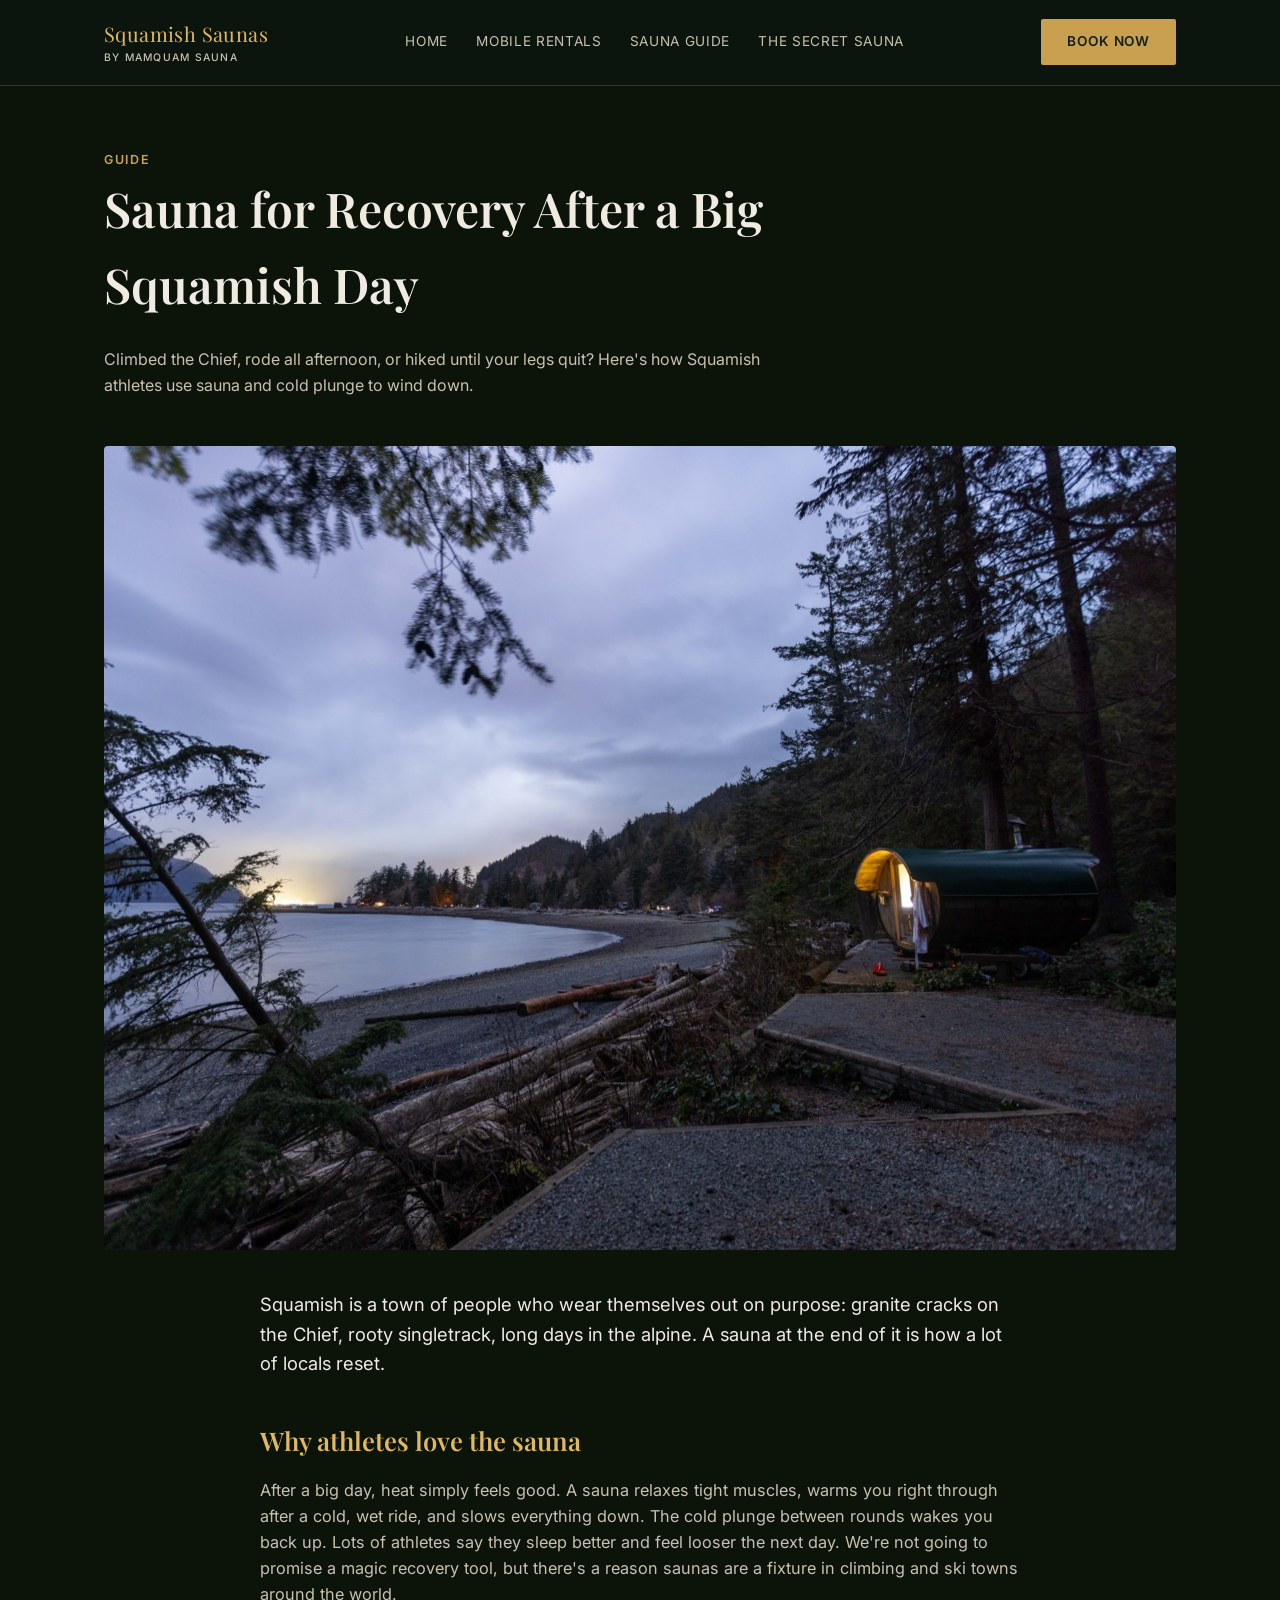
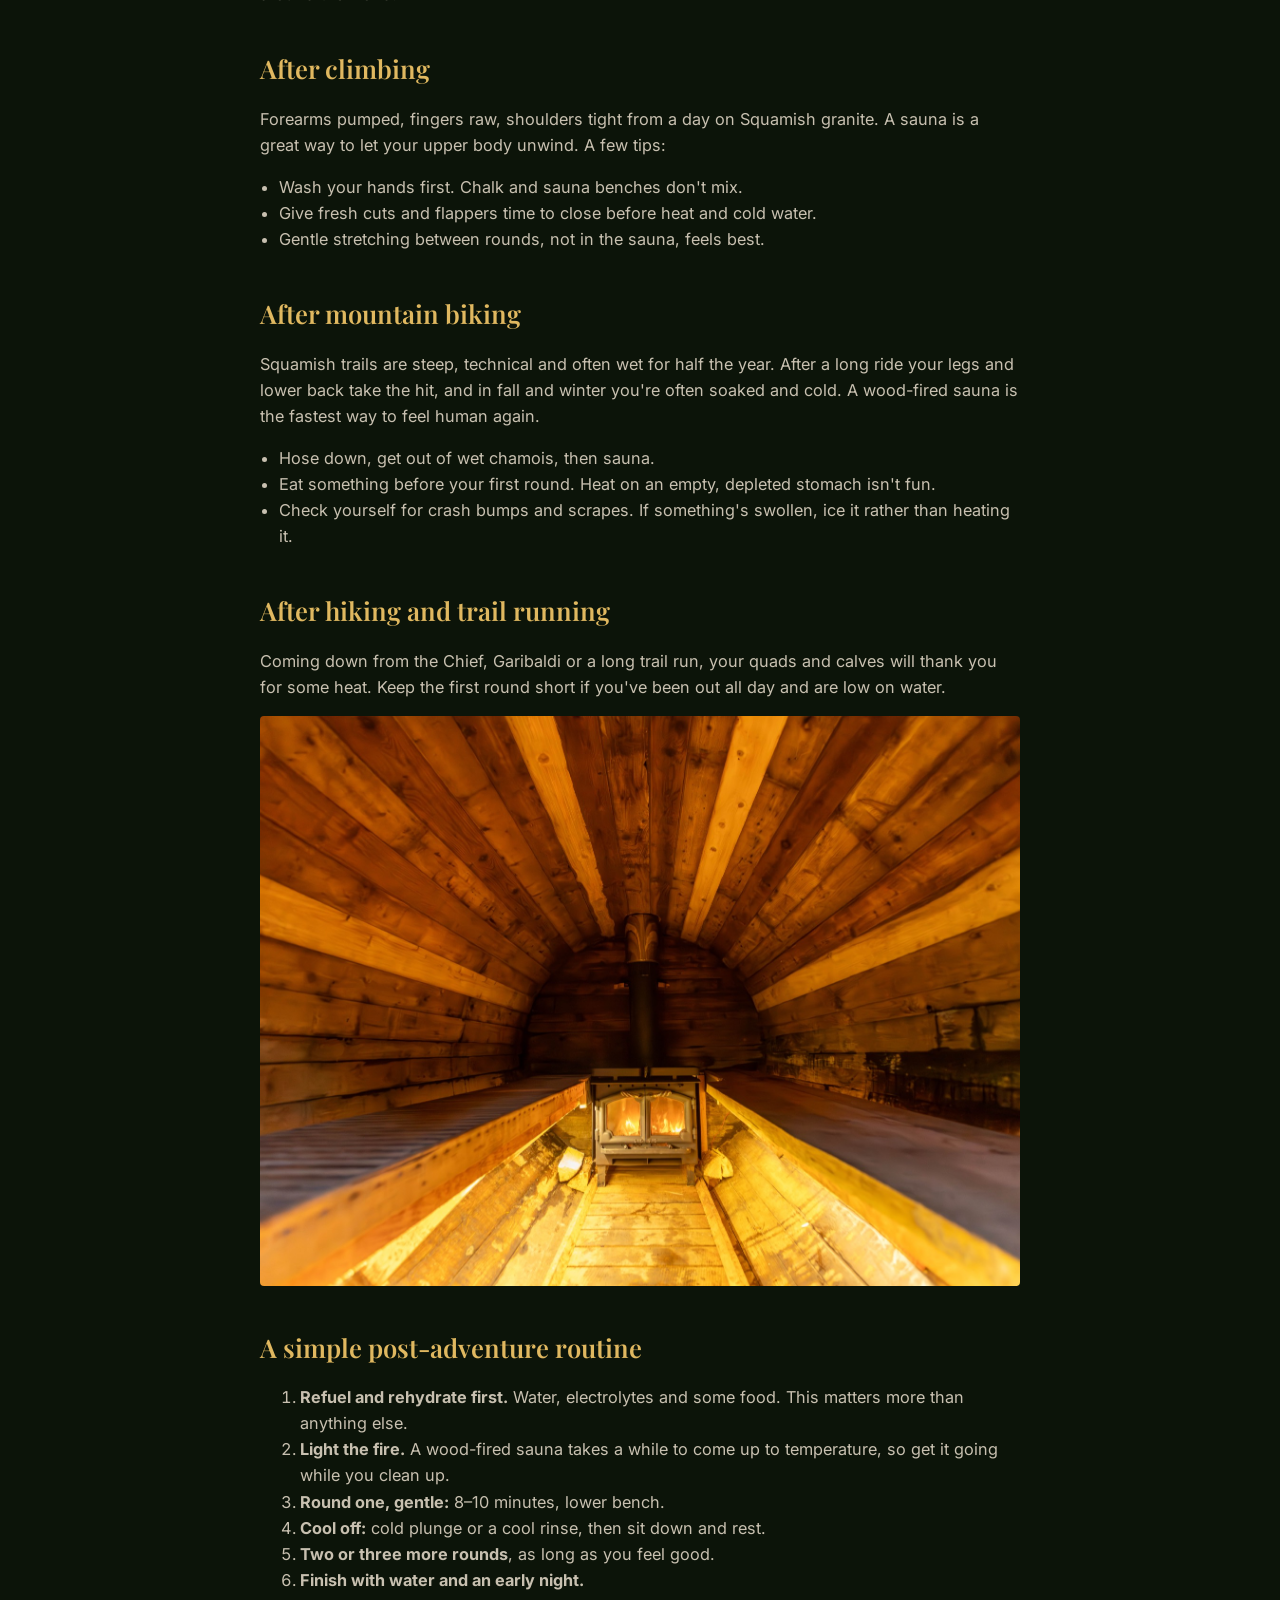
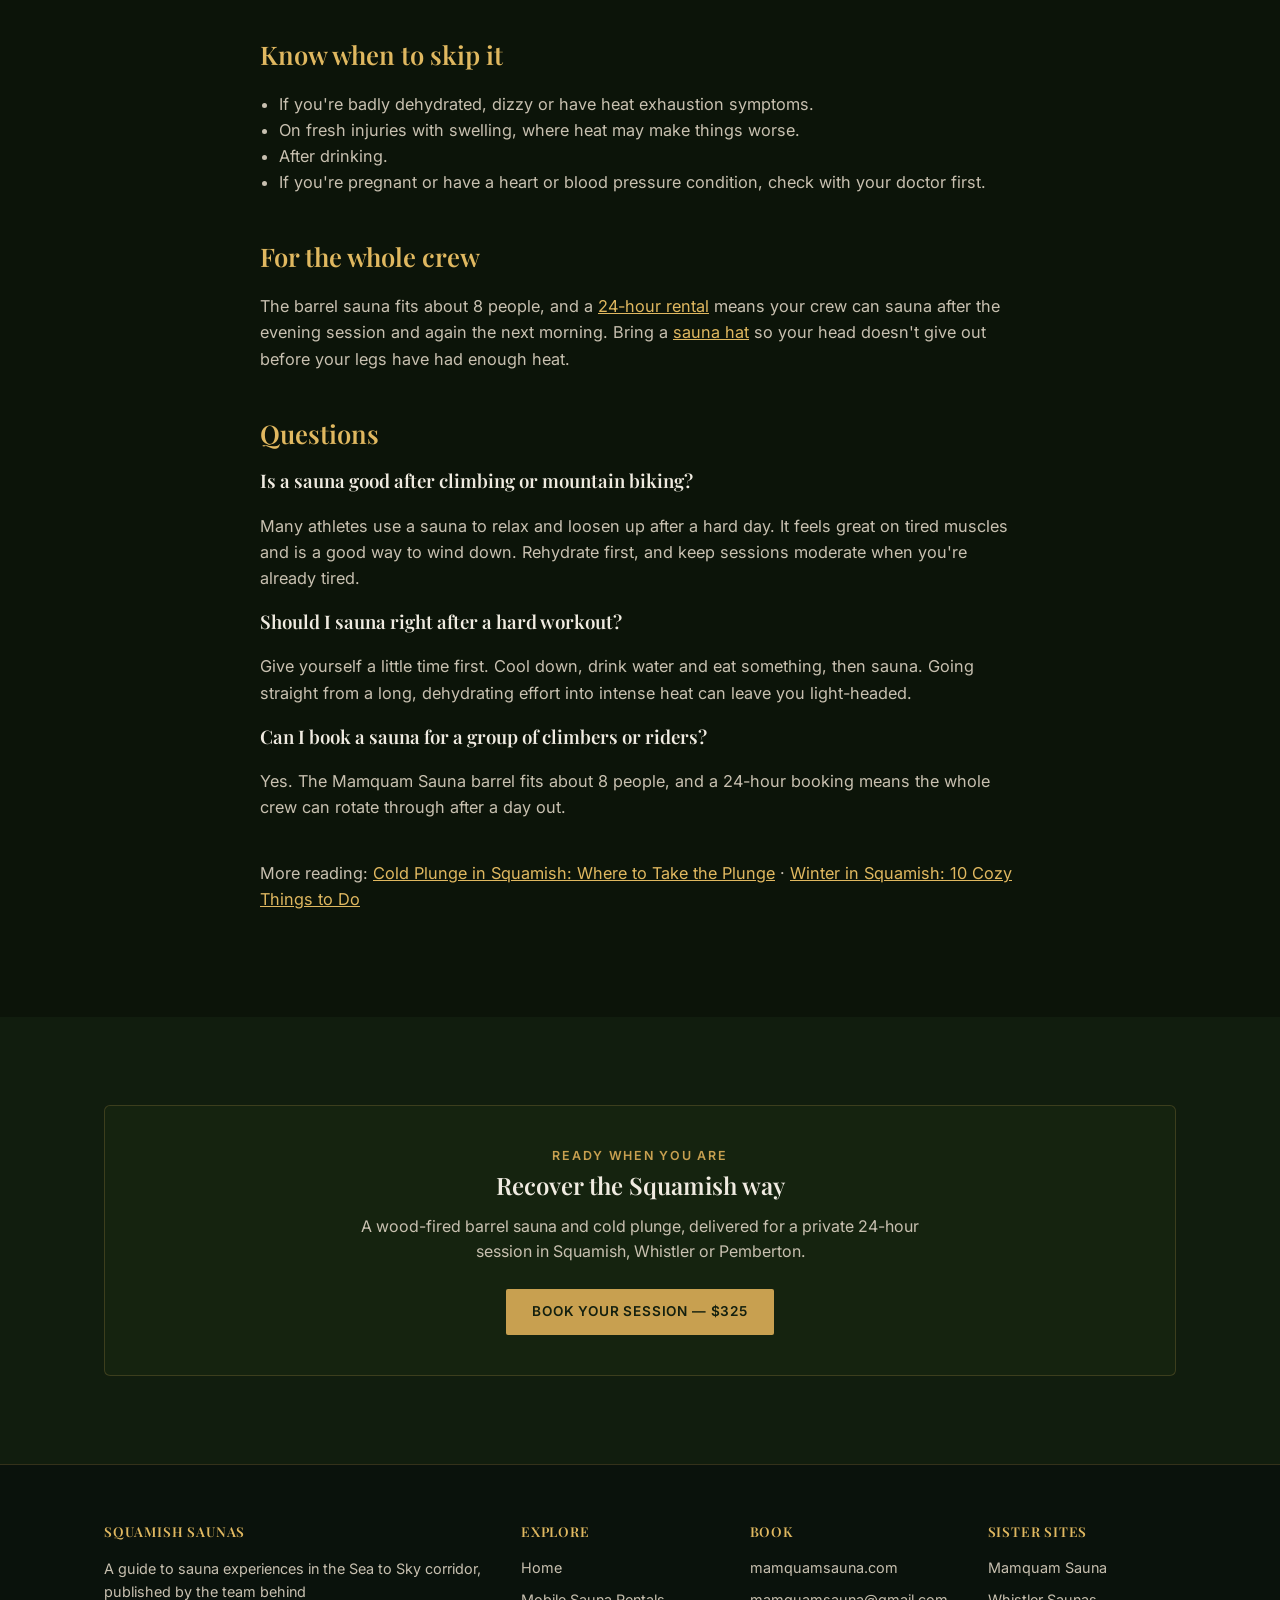
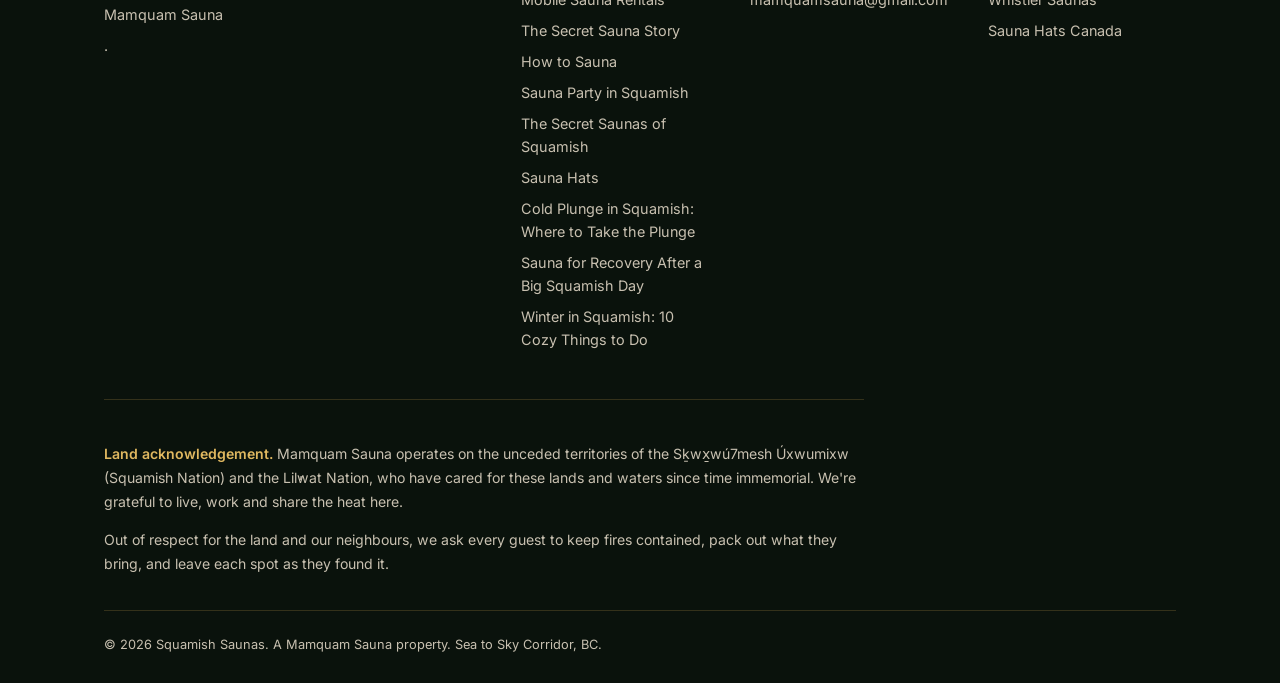
<file: sauna-recovery-climbing-biking-squamish.html>
<!DOCTYPE html>
<html lang="en">
<head>
<meta charset="UTF-8" />
<meta name="viewport" content="width=device-width, initial-scale=1.0" />
<title>Sauna for Recovery After Climbing, Mountain Biking &amp; Hiking in Squamish</title>
<meta name="description" content="How to use a sauna and cold plunge for recovery after climbing, mountain biking, trail running and hiking in Squamish, BC: timing, hydration, a simple routine and safety tips." />
<meta name="robots" content="index, follow" />
<link rel="canonical" href="https://www.saunasquamish.com/sauna-recovery-climbing-biking-squamish.html" />
<link rel="stylesheet" href="style.css" />
<meta property="og:type" content="article">
<meta property="og:title" content="Sauna for Recovery After Climbing, Mountain Biking &amp; Hiking in Squamish">
<meta property="og:description" content="How to use a sauna and cold plunge for recovery after climbing, mountain biking, trail running and hiking in Squamish, BC: timing, hydration, a simple routine and safety tips.">
<meta property="og:url" content="https://www.saunasquamish.com/sauna-recovery-climbing-biking-squamish.html">
<meta property="og:image" content="https://www.saunasquamish.com/img/sauna-dusk.jpg">
<script type="application/ld+json">
{
  "@context": "https://schema.org",
  "@type": "BlogPosting",
  "headline": "Sauna for Recovery After Climbing, Mountain Biking & Hiking in Squamish",
  "description": "How to use a sauna and cold plunge for recovery after climbing, mountain biking, trail running and hiking in Squamish, BC: timing, hydration, a simple routine and safety tips.",
  "image": "https://www.saunasquamish.com/img/sauna-dusk.jpg",
  "datePublished": "2026-10-21",
  "dateModified": "2026-10-21",
  "author": {
    "@type": "Organization",
    "name": "Mamquam Sauna"
  },
  "publisher": {
    "@type": "Organization",
    "name": "Squamish Saunas"
  },
  "mainEntityOfPage": "https://www.saunasquamish.com/sauna-recovery-climbing-biking-squamish.html"
}
</script>
<script type="application/ld+json">
{
  "@context": "https://schema.org",
  "@type": "FAQPage",
  "mainEntity": [
    {
      "@type": "Question",
      "name": "Is a sauna good after climbing or mountain biking?",
      "acceptedAnswer": {
        "@type": "Answer",
        "text": "Many athletes use a sauna to relax and loosen up after a hard day. It feels great on tired muscles and is a good way to wind down. Rehydrate first, and keep sessions moderate when you're already tired."
      }
    },
    {
      "@type": "Question",
      "name": "Should I sauna right after a hard workout?",
      "acceptedAnswer": {
        "@type": "Answer",
        "text": "Give yourself a little time first. Cool down, drink water and eat something, then sauna. Going straight from a long, dehydrating effort into intense heat can leave you light-headed."
      }
    },
    {
      "@type": "Question",
      "name": "Can I book a sauna for a group of climbers or riders?",
      "acceptedAnswer": {
        "@type": "Answer",
        "text": "Yes. The Mamquam Sauna barrel fits about 8 people, and a 24-hour booking means the whole crew can rotate through after a day out."
      }
    }
  ]
}
</script>
</head>
<body>

<header class="site">
  <div class="bar">
    <div class="brand">Squamish Saunas<small>By Mamquam Sauna</small></div>
    <nav class="main">
      <a href="index.html">Home</a>
      <a href="mobile-sauna-rentals-squamish.html">Mobile Rentals</a>
      <a href="squamish-saunas-guide.html">Sauna Guide</a>
      <a href="mamquam-sauna.html">The Secret Sauna</a>
    </nav>
    <button class="hamburger" type="button" aria-label="Menu" aria-expanded="false">&#9776;</button>
    <a href="https://rentedlocal.com/book-appointment?embed_key=mamquamsauna-f3160d" class="btn" data-book>Book Now</a>
  </div>
</header>

<section style="padding-top:64px; padding-bottom:32px;">
  <div class="wrap">
    <div class="eyebrow">Guide</div>
    <h1 style="font-size:clamp(2rem,4vw,3rem); max-width:820px;">Sauna for Recovery After a Big Squamish Day</h1>
    <p style="color:var(--text-dim); max-width:680px;">Climbed the Chief, rode all afternoon, or hiked until your legs quit? Here's how Squamish athletes use sauna and cold plunge to wind down.</p>
  </div>
</section>

<section style="padding-top:0;">
  <div class="wrap">
    <img class="rounded" style="margin-bottom:40px;" src="img/sauna-dusk.jpg" alt="Wood-fired barrel sauna glowing at dusk" loading="lazy" />
    <article class="guide">

      <p class="lead">Squamish is a town of people who wear themselves out on purpose: granite cracks on the Chief, rooty singletrack, long days in the alpine. A sauna at the end of it is how a lot of locals reset.</p>

      <h2>Why athletes love the sauna</h2>
      <p>After a big day, heat simply feels good. A sauna relaxes tight muscles, warms you right through after a cold, wet ride, and slows everything down. The cold plunge between rounds wakes you back up. Lots of athletes say they sleep better and feel looser the next day. We're not going to promise a magic recovery tool, but there's a reason saunas are a fixture in climbing and ski towns around the world.</p>

      <h2>After climbing</h2>
      <p>Forearms pumped, fingers raw, shoulders tight from a day on Squamish granite. A sauna is a great way to let your upper body unwind. A few tips:</p>
      <ul>
        <li>Wash your hands first. Chalk and sauna benches don't mix.</li>
        <li>Give fresh cuts and flappers time to close before heat and cold water.</li>
        <li>Gentle stretching between rounds, not in the sauna, feels best.</li>
      </ul>

      <h2>After mountain biking</h2>
      <p>Squamish trails are steep, technical and often wet for half the year. After a long ride your legs and lower back take the hit, and in fall and winter you're often soaked and cold. A wood-fired sauna is the fastest way to feel human again.</p>
      <ul>
        <li>Hose down, get out of wet chamois, then sauna.</li>
        <li>Eat something before your first round. Heat on an empty, depleted stomach isn't fun.</li>
        <li>Check yourself for crash bumps and scrapes. If something's swollen, ice it rather than heating it.</li>
      </ul>

      <h2>After hiking and trail running</h2>
      <p>Coming down from the Chief, Garibaldi or a long trail run, your quads and calves will thank you for some heat. Keep the first round short if you've been out all day and are low on water.</p>
      <img class="rounded" style="margin:12px 0 28px;" src="img/sauna-interior.jpg" alt="Inside the cedar barrel sauna, lit warm by the wood stove" loading="lazy" />

      <h2>A simple post-adventure routine</h2>
      <ol>
        <li><strong>Refuel and rehydrate first.</strong> Water, electrolytes and some food. This matters more than anything else.</li>
        <li><strong>Light the fire.</strong> A wood-fired sauna takes a while to come up to temperature, so get it going while you clean up.</li>
        <li><strong>Round one, gentle:</strong> 8–10 minutes, lower bench.</li>
        <li><strong>Cool off:</strong> cold plunge or a cool rinse, then sit down and rest.</li>
        <li><strong>Two or three more rounds</strong>, as long as you feel good.</li>
        <li><strong>Finish with water and an early night.</strong></li>
      </ol>

      <h2>Know when to skip it</h2>
      <ul>
        <li>If you're badly dehydrated, dizzy or have heat exhaustion symptoms.</li>
        <li>On fresh injuries with swelling, where heat may make things worse.</li>
        <li>After drinking.</li>
        <li>If you're pregnant or have a heart or blood pressure condition, check with your doctor first.</li>
      </ul>

      <h2>For the whole crew</h2>
      <p>The barrel sauna fits about 8 people, and a <a style="color:var(--gold-bright); text-decoration:underline;" href="mobile-sauna-rentals-squamish.html">24-hour rental</a> means your crew can sauna after the evening session and again the next morning. Bring a <a style="color:var(--gold-bright); text-decoration:underline;" href="https://saunahatcanada.com/">sauna hat</a> so your head doesn't give out before your legs have had enough heat.</p>


      <h2>Questions</h2>
      <h3>Is a sauna good after climbing or mountain biking?</h3>
      <p>Many athletes use a sauna to relax and loosen up after a hard day. It feels great on tired muscles and is a good way to wind down. Rehydrate first, and keep sessions moderate when you're already tired.</p>
      <h3>Should I sauna right after a hard workout?</h3>
      <p>Give yourself a little time first. Cool down, drink water and eat something, then sauna. Going straight from a long, dehydrating effort into intense heat can leave you light-headed.</p>
      <h3>Can I book a sauna for a group of climbers or riders?</h3>
      <p>Yes. The Mamquam Sauna barrel fits about 8 people, and a 24-hour booking means the whole crew can rotate through after a day out.</p>
      <p style="margin-top:40px; color:var(--text-dim);">More reading: <a href="cold-plunge-squamish.html" style="color:var(--gold-bright); text-decoration:underline;">Cold Plunge in Squamish: Where to Take the Plunge</a> &middot; <a href="winter-in-squamish-things-to-do.html" style="color:var(--gold-bright); text-decoration:underline;">Winter in Squamish: 10 Cozy Things to Do</a></p>
    </article>
  </div>
</section>

<section class="alt">
  <div class="wrap">
    <div class="callout">
      <div class="eyebrow">Ready When You Are</div>
      <h2>Recover the Squamish way</h2>
      <p>A wood-fired barrel sauna and cold plunge, delivered for a private 24-hour session in Squamish, Whistler or Pemberton.</p>
      <a href="https://rentedlocal.com/book-appointment?embed_key=mamquamsauna-f3160d" class="btn" data-book>Book Your Session — $325</a>
    </div>
  </div>
</section>

<footer class="site">
  <div class="wrap">
    <div class="footer-grid">
      <div>
        <h4>Squamish Saunas</h4>
        <p>A guide to sauna experiences in the Sea to Sky corridor, published by the team behind <a href="https://www.mamquamsauna.com/">Mamquam Sauna</a>.</p>
      </div>
      <div>
        <h4>Explore</h4>
        <a href="index.html">Home</a>
        <a href="mobile-sauna-rentals-squamish.html">Mobile Sauna Rentals</a>
        <a href="mamquam-sauna.html">The Secret Sauna Story</a>
        <a href="how-to-sauna-first-timers-guide.html">How to Sauna</a>
        <a href="sauna-party-squamish.html">Sauna Party in Squamish</a>
        <a href="secret-saunas-squamish.html">The Secret Saunas of Squamish</a>
        <a href="sauna-hats-guide.html">Sauna Hats</a>
        <a href="cold-plunge-squamish.html">Cold Plunge in Squamish: Where to Take the Plunge</a>
        <a href="sauna-recovery-climbing-biking-squamish.html">Sauna for Recovery After a Big Squamish Day</a>
        <a href="winter-in-squamish-things-to-do.html">Winter in Squamish: 10 Cozy Things to Do</a>
      </div>
      <div>
        <h4>Book</h4>
        <a href="https://www.mamquamsauna.com/">mamquamsauna.com</a>
        <a href="mailto:mamquamsauna@gmail.com">mamquamsauna@gmail.com</a>
      </div>
      <div>
        <h4>Sister Sites</h4>
        <a href="https://www.mamquamsauna.com/">Mamquam Sauna</a>
        <a href="https://www.saunawhistler.com/">Whistler Saunas</a>
        <a href="https://saunahatcanada.com/">Sauna Hats Canada</a>
      </div>
    </div>
    <div class="land-ack">
      <p><strong>Land acknowledgement.</strong> Mamquam Sauna operates on the unceded territories of the Sḵwx̱wú7mesh Úxwumixw (Squamish Nation) and the Lil̓wat Nation, who have cared for these lands and waters since time immemorial. We're grateful to live, work and share the heat here.</p>
      <p>Out of respect for the land and our neighbours, we ask every guest to keep fires contained, pack out what they bring, and leave each spot as they found it.</p>
    </div>
    <div class="footer-bottom">
      <span>&copy; 2026 Squamish Saunas. A Mamquam Sauna property. Sea to Sky Corridor, BC.</span>
    </div>
  </div>
</footer>

<script src="https://rentedlocal.com/rented-local-widget.js" data-embed-key="mamquamsauna-f3160d" data-embed-auto="false" defer></script>
<script src="https://sauna-chat.thefulltimehobby.workers.dev/widget.js" defer></script>
<script src="site.js" defer></script>
<!-- Cloudflare Web Analytics --><script defer src='https://static.cloudflareinsights.com/beacon.min.js' data-cf-beacon='{"token": "0aafe533153c4208bb2b0b701a22be5f"}'></script><!-- End Cloudflare Web Analytics -->
</body>
</html>
</file>
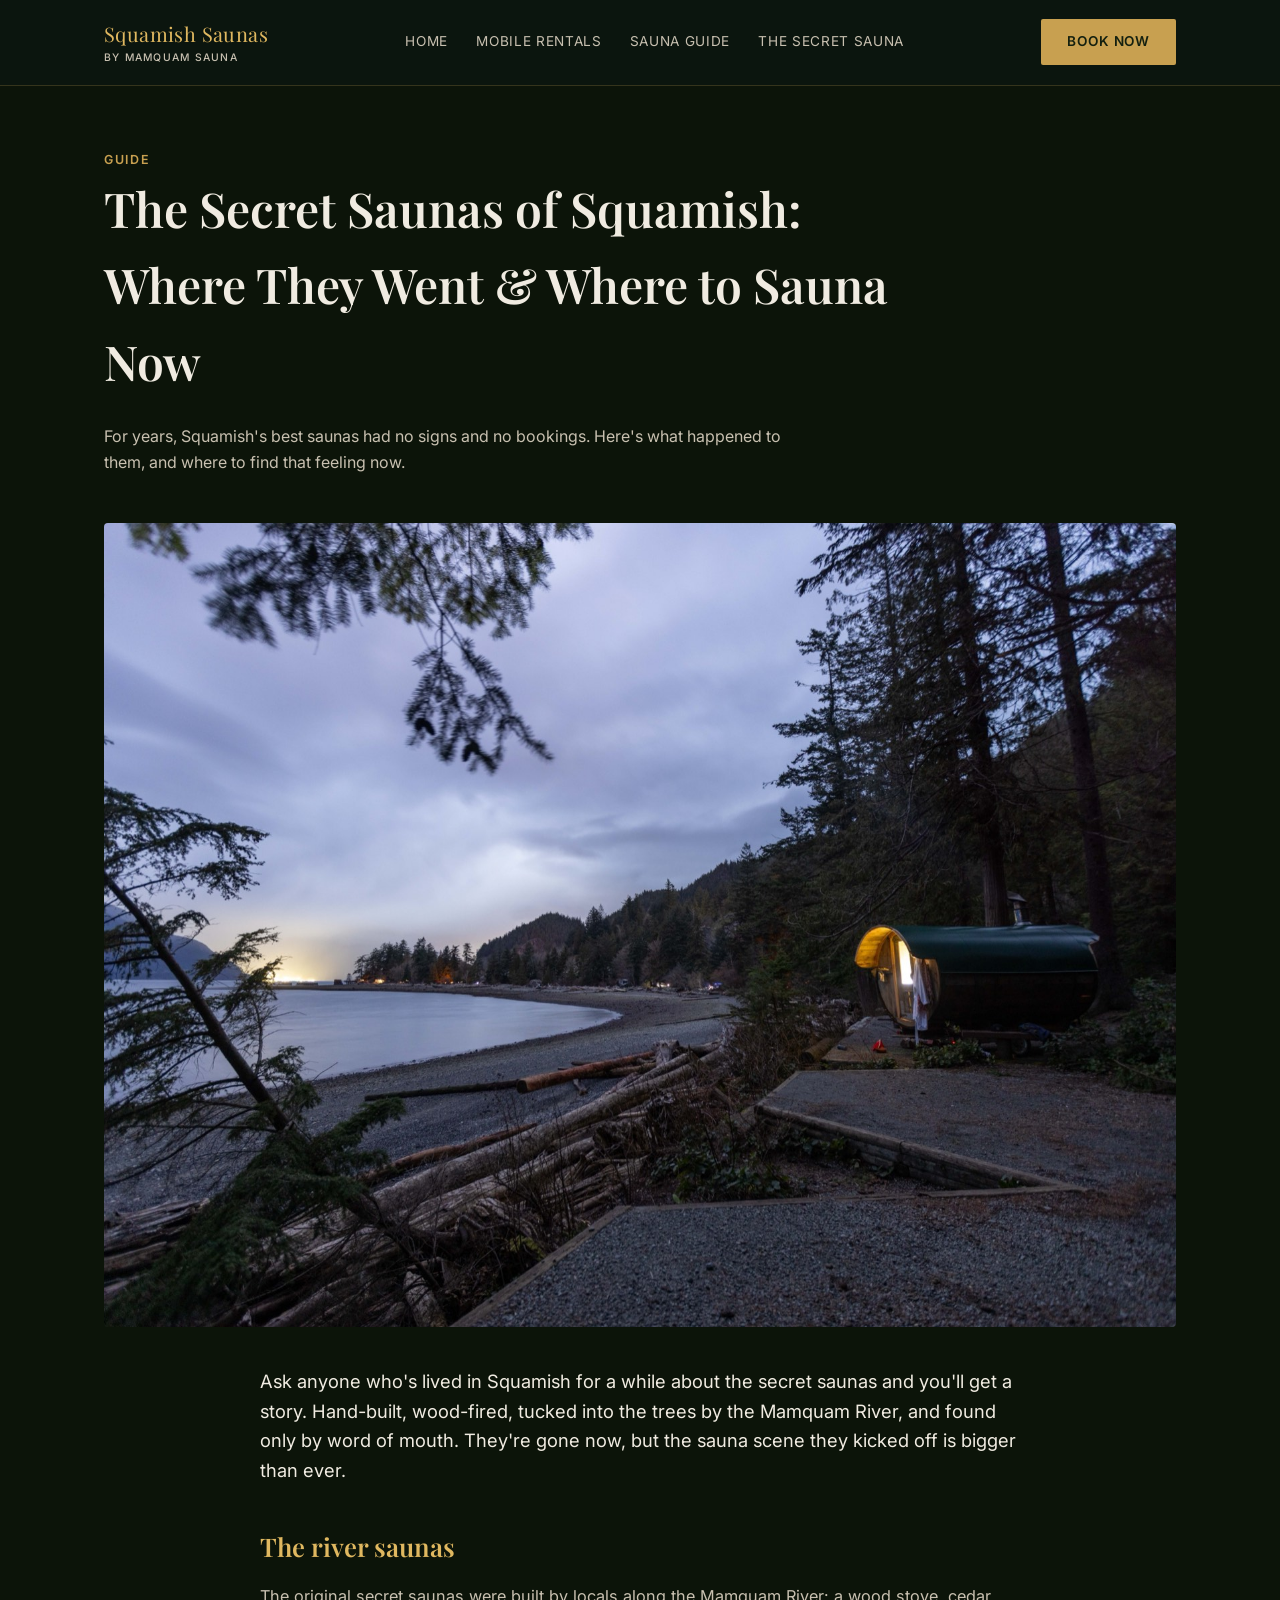
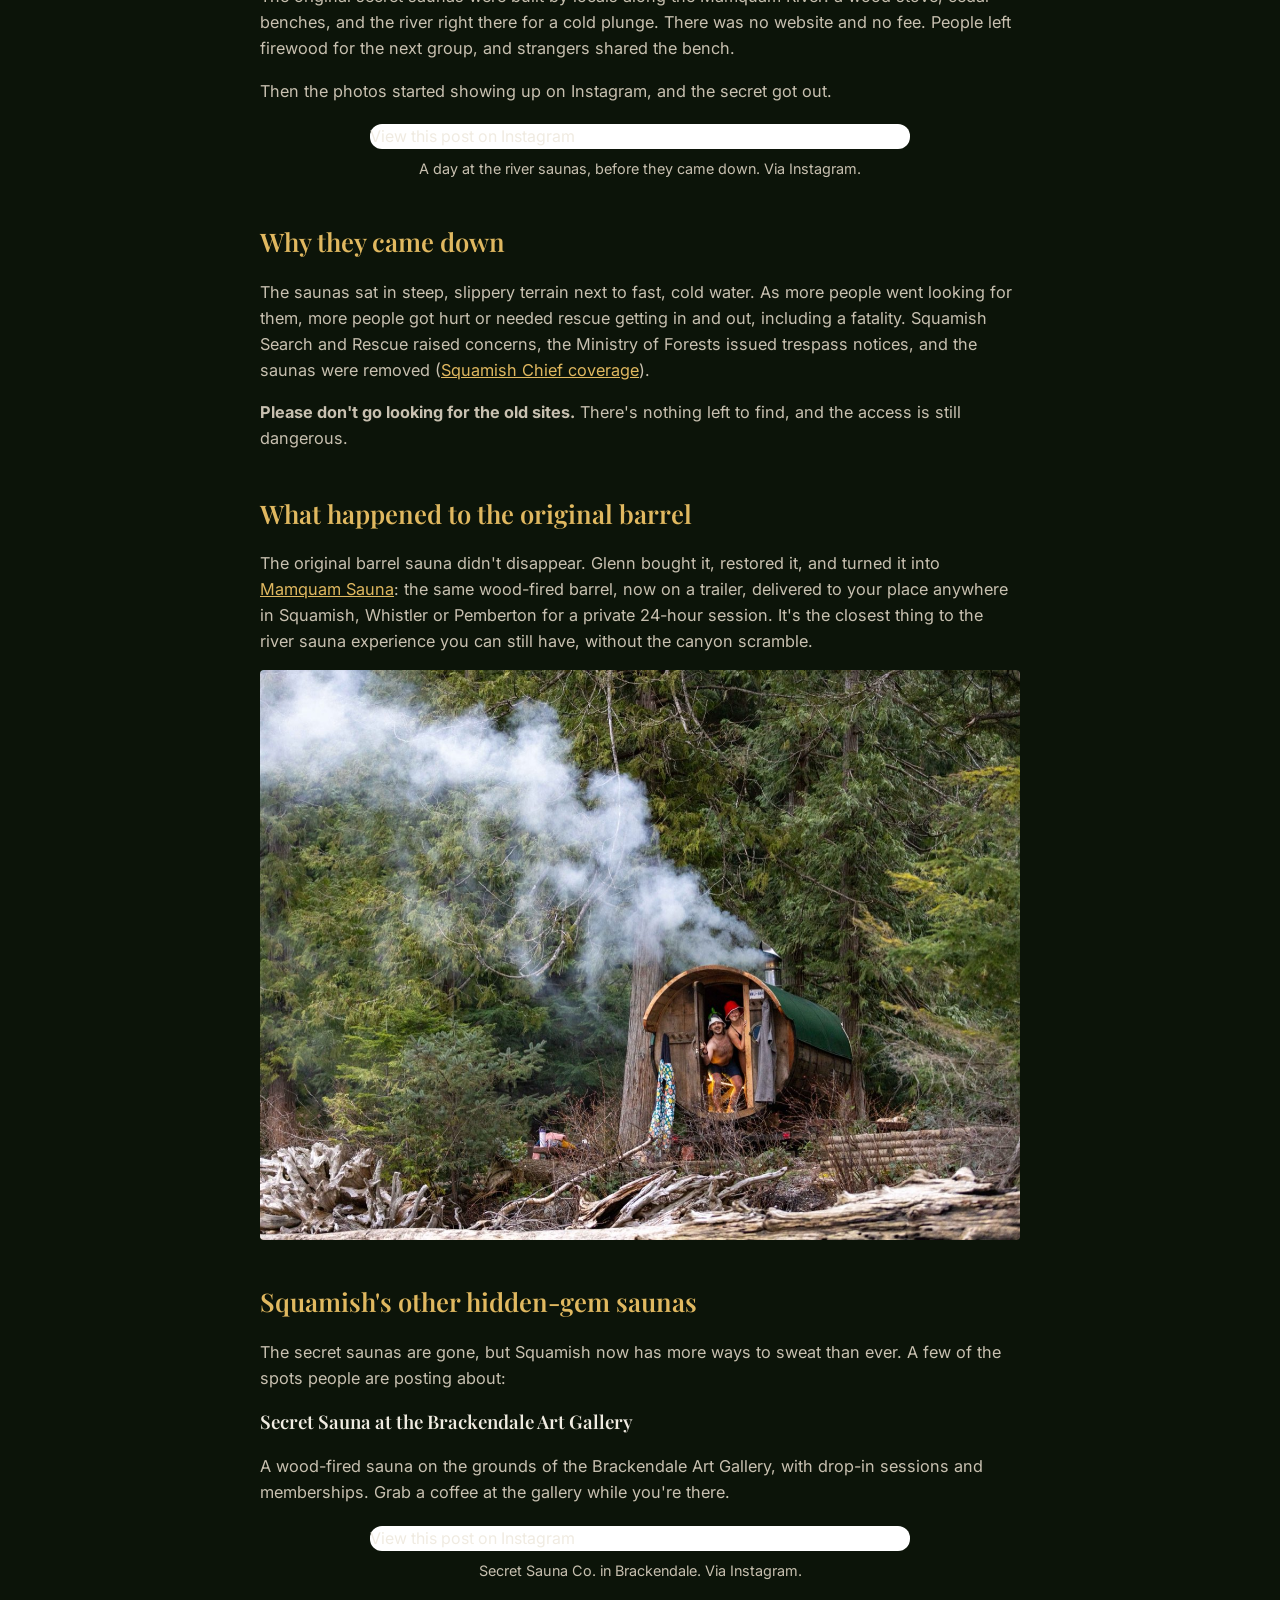
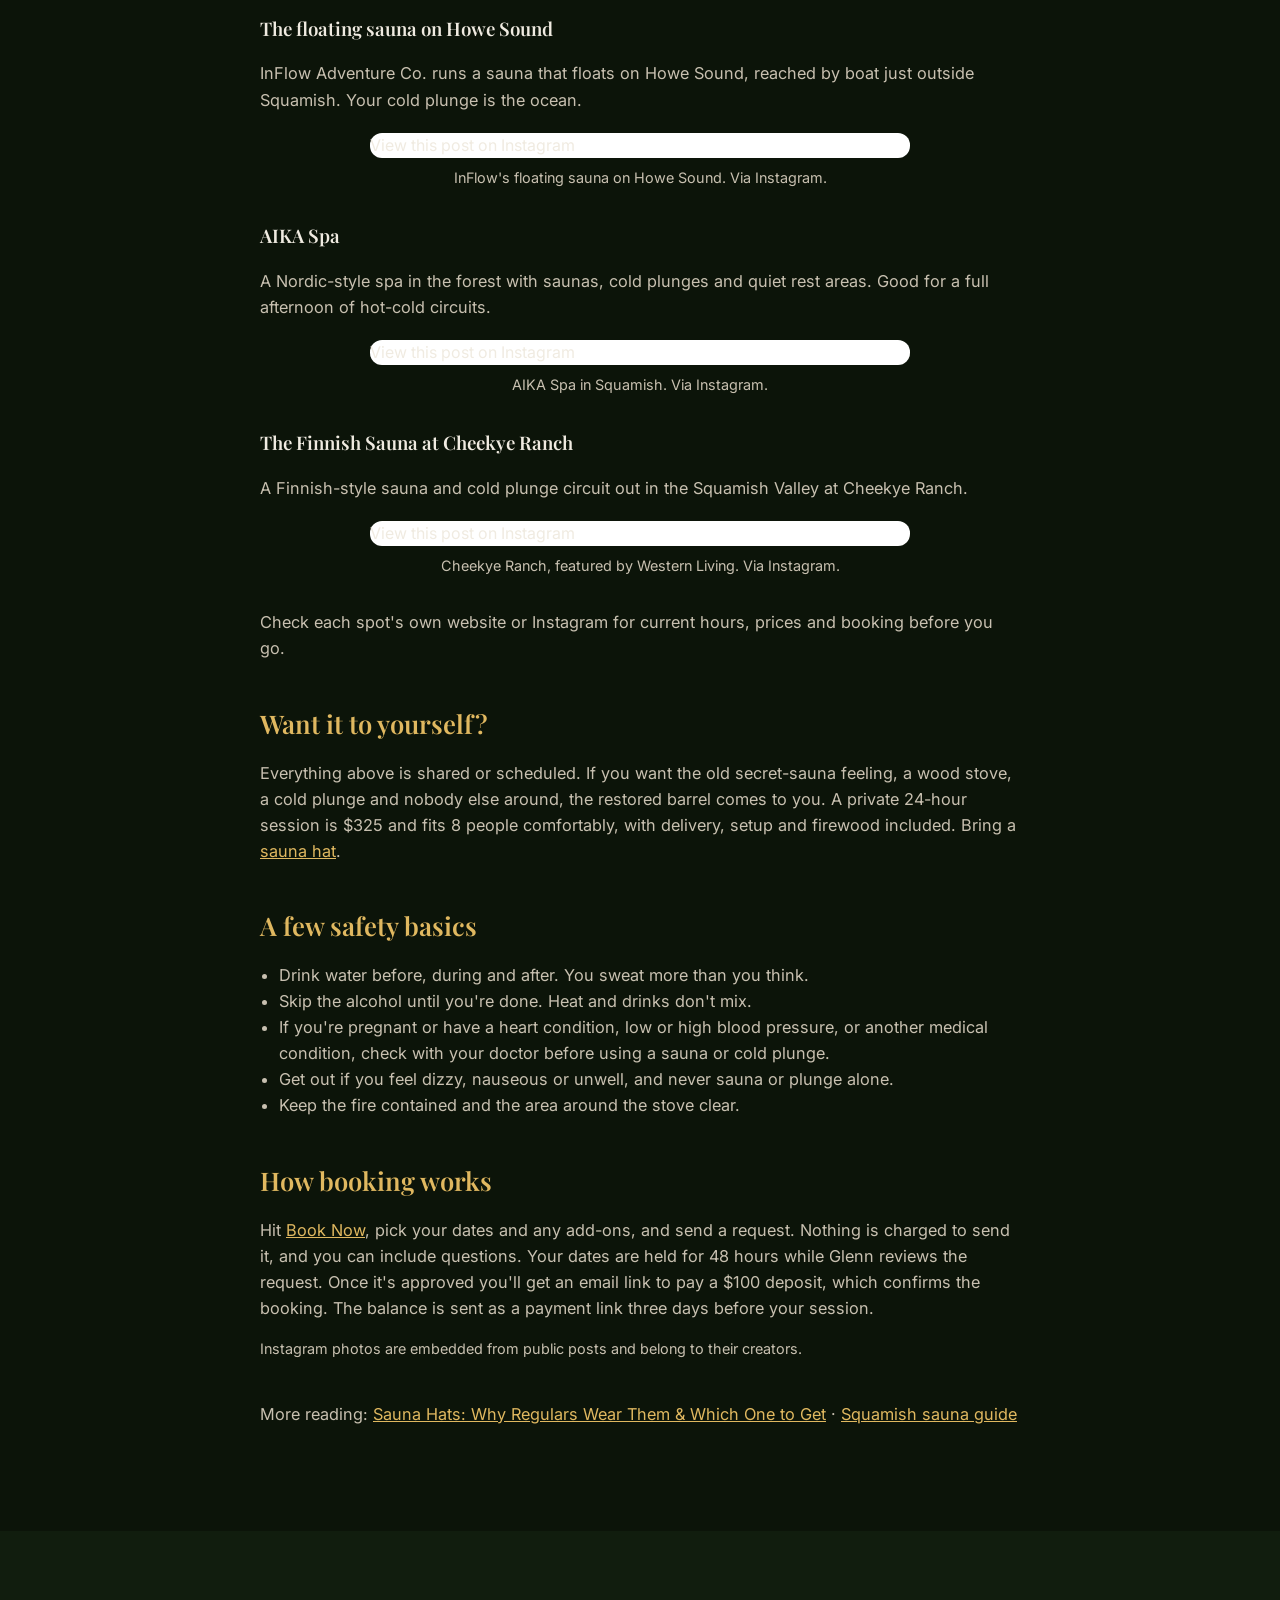
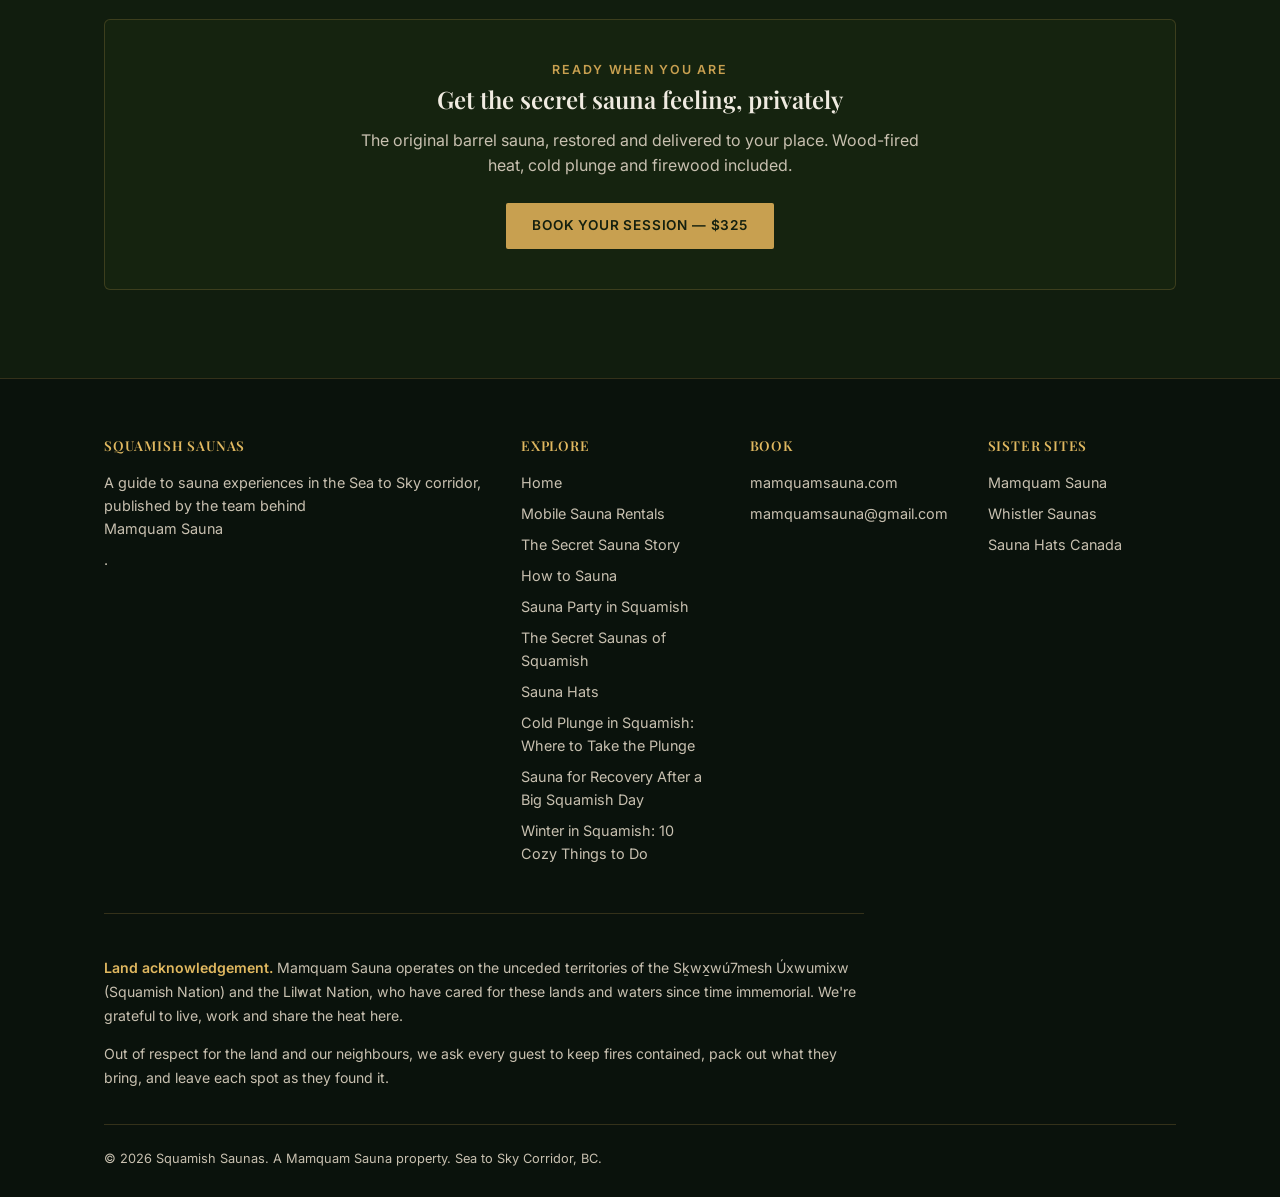
<file: secret-saunas-squamish.html>
<!DOCTYPE html>
<html lang="en">
<head>
<meta charset="UTF-8" />
<meta name="viewport" content="width=device-width, initial-scale=1.0" />
<title>The Secret Saunas of Squamish: Where They Went &amp; Where to Sauna Now</title>
<meta name="description" content="The story of Squamish's secret river saunas on the Mamquam, why they were taken down, and the hidden-gem saunas you can actually book in Squamish today, with photos from Instagram." />
<meta name="robots" content="index, follow" />
<link rel="canonical" href="https://www.saunasquamish.com/secret-saunas-squamish.html" />
<meta property="og:type" content="article" />
<meta property="og:title" content="The Secret Saunas of Squamish: Where They Went &amp; Where to Sauna Now" />
<meta property="og:description" content="The story of Squamish's secret river saunas on the Mamquam, why they were taken down, and the hidden-gem saunas you can actually book in Squamish today, with photos from Instagram." />
<meta property="og:url" content="https://www.saunasquamish.com/secret-saunas-squamish.html" />
<meta property="og:image" content="https://www.saunasquamish.com/img/sauna-dusk.jpg" />
<link rel="stylesheet" href="style.css" />
<script type="application/ld+json">
{
  "@context": "https://schema.org",
  "@type": "Article",
  "headline": "The Secret Saunas of Squamish: Where They Went & Where to Sauna Now",
  "description": "The story of Squamish's secret river saunas on the Mamquam, why they were taken down, and the hidden-gem saunas you can actually book in Squamish today, with photos from Instagram.",
  "image": "https://www.saunasquamish.com/img/sauna-dusk.jpg",
  "datePublished": "2026-10-20",
  "dateModified": "2026-10-20",
  "author": {
    "@type": "Organization",
    "name": "Mamquam Sauna"
  },
  "publisher": {
    "@type": "Organization",
    "name": "Squamish Saunas"
  },
  "mainEntityOfPage": "https://www.saunasquamish.com/secret-saunas-squamish.html"
}
</script>
</head>
<body>

<header class="site">
  <div class="bar">
    <div class="brand">Squamish Saunas<small>By Mamquam Sauna</small></div>
    <nav class="main">
      <a href="index.html">Home</a>
      <a href="mobile-sauna-rentals-squamish.html">Mobile Rentals</a>
      <a href="squamish-saunas-guide.html">Sauna Guide</a>
      <a href="mamquam-sauna.html">The Secret Sauna</a>
    </nav>
    <button class="hamburger" type="button" aria-label="Menu" aria-expanded="false">&#9776;</button>
    <a href="https://rentedlocal.com/book-appointment?embed_key=mamquamsauna-f3160d" class="btn" data-book>Book Now</a>
  </div>
</header>

<section style="padding-top:64px; padding-bottom:32px;">
  <div class="wrap">
    <div class="eyebrow">Guide</div>
    <h1 style="font-size:clamp(2rem,4vw,3rem); max-width:820px;">The Secret Saunas of Squamish: Where They Went &amp; Where to Sauna Now</h1>
    <p style="color:var(--text-dim); max-width:680px;">For years, Squamish's best saunas had no signs and no bookings. Here's what happened to them, and where to find that feeling now.</p>
  </div>
</section>

<section style="padding-top:0;">
  <div class="wrap">
    <img class="rounded" style="margin-bottom:40px;" src="img/sauna-dusk.jpg" alt="The wood-fired barrel sauna glowing at dusk" loading="lazy" />
    <article class="guide">
      <p class="lead">Ask anyone who's lived in Squamish for a while about the secret saunas and you'll get a story. Hand-built, wood-fired, tucked into the trees by the Mamquam River, and found only by word of mouth. They're gone now, but the sauna scene they kicked off is bigger than ever.</p>

      <h2>The river saunas</h2>
      <p>The original secret saunas were built by locals along the Mamquam River: a wood stove, cedar benches, and the river right there for a cold plunge. There was no website and no fee. People left firewood for the next group, and strangers shared the bench.</p>
      <p>Then the photos started showing up on Instagram, and the secret got out.</p>
      <figure style="margin:20px 0 32px;">
        <blockquote class="instagram-media" data-instgrm-permalink="https://www.instagram.com/p/CxuS1ckOcg-/?utm_source=ig_embed" data-instgrm-version="14" style="background:#FFF; border:0; border-radius:12px; margin:0 auto; max-width:540px; min-width:300px; padding:0; width:100%;"><a href="https://www.instagram.com/p/CxuS1ckOcg-/" target="_blank" rel="noopener">View this post on Instagram</a></blockquote>
        <figcaption style="text-align:center; color:var(--text-dim); font-size:.9rem; margin-top:8px;">A day at the river saunas, before they came down. Via Instagram.</figcaption>
      </figure>

      <h2>Why they came down</h2>
      <p>The saunas sat in steep, slippery terrain next to fast, cold water. As more people went looking for them, more people got hurt or needed rescue getting in and out, including a fatality. Squamish Search and Rescue raised concerns, the Ministry of Forests issued trespass notices, and the saunas were removed (<a href="https://www.squamishchief.com/local-news/squamish-secret-saunas-no-more-after-investigation-9089288" target="_blank" rel="noopener" style="color:var(--gold-bright); text-decoration:underline;">Squamish Chief coverage</a>).</p>
      <p><strong>Please don't go looking for the old sites.</strong> There's nothing left to find, and the access is still dangerous.</p>

      <h2>What happened to the original barrel</h2>
      <p>The original barrel sauna didn't disappear. Glenn bought it, restored it, and turned it into <a href="mamquam-sauna.html" style="color:var(--gold-bright); text-decoration:underline;">Mamquam Sauna</a>: the same wood-fired barrel, now on a trailer, delivered to your place anywhere in Squamish, Whistler or Pemberton for a private 24-hour session. It's the closest thing to the river sauna experience you can still have, without the canyon scramble.</p>
      <img class="rounded" style="margin:12px 0 28px;" src="img/sauna-steam-couple.jpg" alt="Steam pouring out of the restored barrel sauna with two guests in the doorway" loading="lazy" />

      <h2>Squamish's other hidden-gem saunas</h2>
      <p>The secret saunas are gone, but Squamish now has more ways to sweat than ever. A few of the spots people are posting about:</p>

      <h3>Secret Sauna at the Brackendale Art Gallery</h3>
      <p>A wood-fired sauna on the grounds of the Brackendale Art Gallery, with drop-in sessions and memberships. Grab a coffee at the gallery while you're there.</p>
      <figure style="margin:20px 0 32px;">
        <blockquote class="instagram-media" data-instgrm-permalink="https://www.instagram.com/p/Dc3r-J2vdqc/?utm_source=ig_embed" data-instgrm-version="14" style="background:#FFF; border:0; border-radius:12px; margin:0 auto; max-width:540px; min-width:300px; padding:0; width:100%;"><a href="https://www.instagram.com/p/Dc3r-J2vdqc/" target="_blank" rel="noopener">View this post on Instagram</a></blockquote>
        <figcaption style="text-align:center; color:var(--text-dim); font-size:.9rem; margin-top:8px;">Secret Sauna Co. in Brackendale. Via Instagram.</figcaption>
      </figure>

      <h3>The floating sauna on Howe Sound</h3>
      <p>InFlow Adventure Co. runs a sauna that floats on Howe Sound, reached by boat just outside Squamish. Your cold plunge is the ocean.</p>
      <figure style="margin:20px 0 32px;">
        <blockquote class="instagram-media" data-instgrm-permalink="https://www.instagram.com/p/Daoibq0muZN/?utm_source=ig_embed" data-instgrm-version="14" style="background:#FFF; border:0; border-radius:12px; margin:0 auto; max-width:540px; min-width:300px; padding:0; width:100%;"><a href="https://www.instagram.com/p/Daoibq0muZN/" target="_blank" rel="noopener">View this post on Instagram</a></blockquote>
        <figcaption style="text-align:center; color:var(--text-dim); font-size:.9rem; margin-top:8px;">InFlow's floating sauna on Howe Sound. Via Instagram.</figcaption>
      </figure>

      <h3>AIKA Spa</h3>
      <p>A Nordic-style spa in the forest with saunas, cold plunges and quiet rest areas. Good for a full afternoon of hot-cold circuits.</p>
      <figure style="margin:20px 0 32px;">
        <blockquote class="instagram-media" data-instgrm-permalink="https://www.instagram.com/p/DD96dX7PLM_/?utm_source=ig_embed" data-instgrm-version="14" style="background:#FFF; border:0; border-radius:12px; margin:0 auto; max-width:540px; min-width:300px; padding:0; width:100%;"><a href="https://www.instagram.com/p/DD96dX7PLM_/" target="_blank" rel="noopener">View this post on Instagram</a></blockquote>
        <figcaption style="text-align:center; color:var(--text-dim); font-size:.9rem; margin-top:8px;">AIKA Spa in Squamish. Via Instagram.</figcaption>
      </figure>

      <h3>The Finnish Sauna at Cheekye Ranch</h3>
      <p>A Finnish-style sauna and cold plunge circuit out in the Squamish Valley at Cheekye Ranch.</p>
      <figure style="margin:20px 0 32px;">
        <blockquote class="instagram-media" data-instgrm-permalink="https://www.instagram.com/p/DTtHPOIDQf0/?utm_source=ig_embed" data-instgrm-version="14" style="background:#FFF; border:0; border-radius:12px; margin:0 auto; max-width:540px; min-width:300px; padding:0; width:100%;"><a href="https://www.instagram.com/p/DTtHPOIDQf0/" target="_blank" rel="noopener">View this post on Instagram</a></blockquote>
        <figcaption style="text-align:center; color:var(--text-dim); font-size:.9rem; margin-top:8px;">Cheekye Ranch, featured by Western Living. Via Instagram.</figcaption>
      </figure>

      <p>Check each spot's own website or Instagram for current hours, prices and booking before you go.</p>

      <h2>Want it to yourself?</h2>
      <p>Everything above is shared or scheduled. If you want the old secret-sauna feeling, a wood stove, a cold plunge and nobody else around, the restored barrel comes to you. A private 24-hour session is $325 and fits 8 people comfortably, with delivery, setup and firewood included. Bring a <a href="sauna-hats-guide.html" style="color:var(--gold-bright); text-decoration:underline;">sauna hat</a>.</p>
      <h2>A few safety basics</h2>
      <ul>
        <li>Drink water before, during and after. You sweat more than you think.</li>
        <li>Skip the alcohol until you're done. Heat and drinks don't mix.</li>
        <li>If you're pregnant or have a heart condition, low or high blood pressure, or another medical condition, check with your doctor before using a sauna or cold plunge.</li>
        <li>Get out if you feel dizzy, nauseous or unwell, and never sauna or plunge alone.</li>
        <li>Keep the fire contained and the area around the stove clear.</li>
      </ul>

      <h2>How booking works</h2>
      <p>Hit <a href="https://rentedlocal.com/book-appointment?embed_key=mamquamsauna-f3160d" data-book style="color:var(--gold-bright); text-decoration:underline;">Book Now</a>, pick your dates and any add-ons, and send a request. Nothing is charged to send it, and you can include questions. Your dates are held for 48 hours while Glenn reviews the request. Once it's approved you'll get an email link to pay a $100 deposit, which confirms the booking. The balance is sent as a payment link three days before your session.</p>

      <p style="color:var(--text-dim); font-size:.9rem;">Instagram photos are embedded from public posts and belong to their creators.</p>
      <script async src="https://www.instagram.com/embed.js"></script>

      <p style="margin-top:40px; color:var(--text-dim);">More reading: <a href="sauna-hats-guide.html" style="color:var(--gold-bright); text-decoration:underline;">Sauna Hats: Why Regulars Wear Them &amp; Which One to Get</a> &middot; <a href="squamish-saunas-guide.html" style="color:var(--gold-bright); text-decoration:underline;">Squamish sauna guide</a></p>
    </article>
  </div>
</section>

<section class="alt">
  <div class="wrap">
    <div class="callout">
      <div class="eyebrow">Ready When You Are</div>
      <h2>Get the secret sauna feeling, privately</h2>
      <p>The original barrel sauna, restored and delivered to your place. Wood-fired heat, cold plunge and firewood included.</p>
      <a href="https://rentedlocal.com/book-appointment?embed_key=mamquamsauna-f3160d" class="btn" data-book>Book Your Session — $325</a>
    </div>
  </div>
</section>

<footer class="site">
  <div class="wrap">
    <div class="footer-grid">
      <div>
        <h4>Squamish Saunas</h4>
        <p>A guide to sauna experiences in the Sea to Sky corridor, published by the team behind <a href="https://www.mamquamsauna.com/">Mamquam Sauna</a>.</p>
      </div>
      <div>
        <h4>Explore</h4>
        <a href="index.html">Home</a>
        <a href="mobile-sauna-rentals-squamish.html">Mobile Sauna Rentals</a>
        <a href="mamquam-sauna.html">The Secret Sauna Story</a>
        <a href="how-to-sauna-first-timers-guide.html">How to Sauna</a>
        <a href="sauna-party-squamish.html">Sauna Party in Squamish</a>
        <a href="secret-saunas-squamish.html">The Secret Saunas of Squamish</a>
        <a href="sauna-hats-guide.html">Sauna Hats</a>
        <a href="cold-plunge-squamish.html">Cold Plunge in Squamish: Where to Take the Plunge</a>
        <a href="sauna-recovery-climbing-biking-squamish.html">Sauna for Recovery After a Big Squamish Day</a>
        <a href="winter-in-squamish-things-to-do.html">Winter in Squamish: 10 Cozy Things to Do</a>
      </div>
      <div>
        <h4>Book</h4>
        <a href="https://www.mamquamsauna.com/">mamquamsauna.com</a>
        <a href="mailto:mamquamsauna@gmail.com">mamquamsauna@gmail.com</a>
      </div>
      <div>
        <h4>Sister Sites</h4>
        <a href="https://www.mamquamsauna.com/">Mamquam Sauna</a>
        <a href="https://www.saunawhistler.com/">Whistler Saunas</a>
        <a href="https://saunahatcanada.com/">Sauna Hats Canada</a>
      </div>
    </div>
    <div class="land-ack">
      <p><strong>Land acknowledgement.</strong> Mamquam Sauna operates on the unceded territories of the Sḵwx̱wú7mesh Úxwumixw (Squamish Nation) and the Lil̓wat Nation, who have cared for these lands and waters since time immemorial. We're grateful to live, work and share the heat here.</p>
      <p>Out of respect for the land and our neighbours, we ask every guest to keep fires contained, pack out what they bring, and leave each spot as they found it.</p>
    </div>
    <div class="footer-bottom">
      <span>&copy; 2026 Squamish Saunas. A Mamquam Sauna property. Sea to Sky Corridor, BC.</span>
    </div>
  </div>
</footer>

<script src="https://rentedlocal.com/rented-local-widget.js" data-embed-key="mamquamsauna-f3160d" data-embed-auto="false" defer></script>
<script src="https://sauna-chat.thefulltimehobby.workers.dev/widget.js" defer></script>
<script src="site.js" defer></script>
<!-- Cloudflare Web Analytics --><script defer src='https://static.cloudflareinsights.com/beacon.min.js' data-cf-beacon='{"token": "0aafe533153c4208bb2b0b701a22be5f"}'></script><!-- End Cloudflare Web Analytics -->
</body>
</html>
</file>
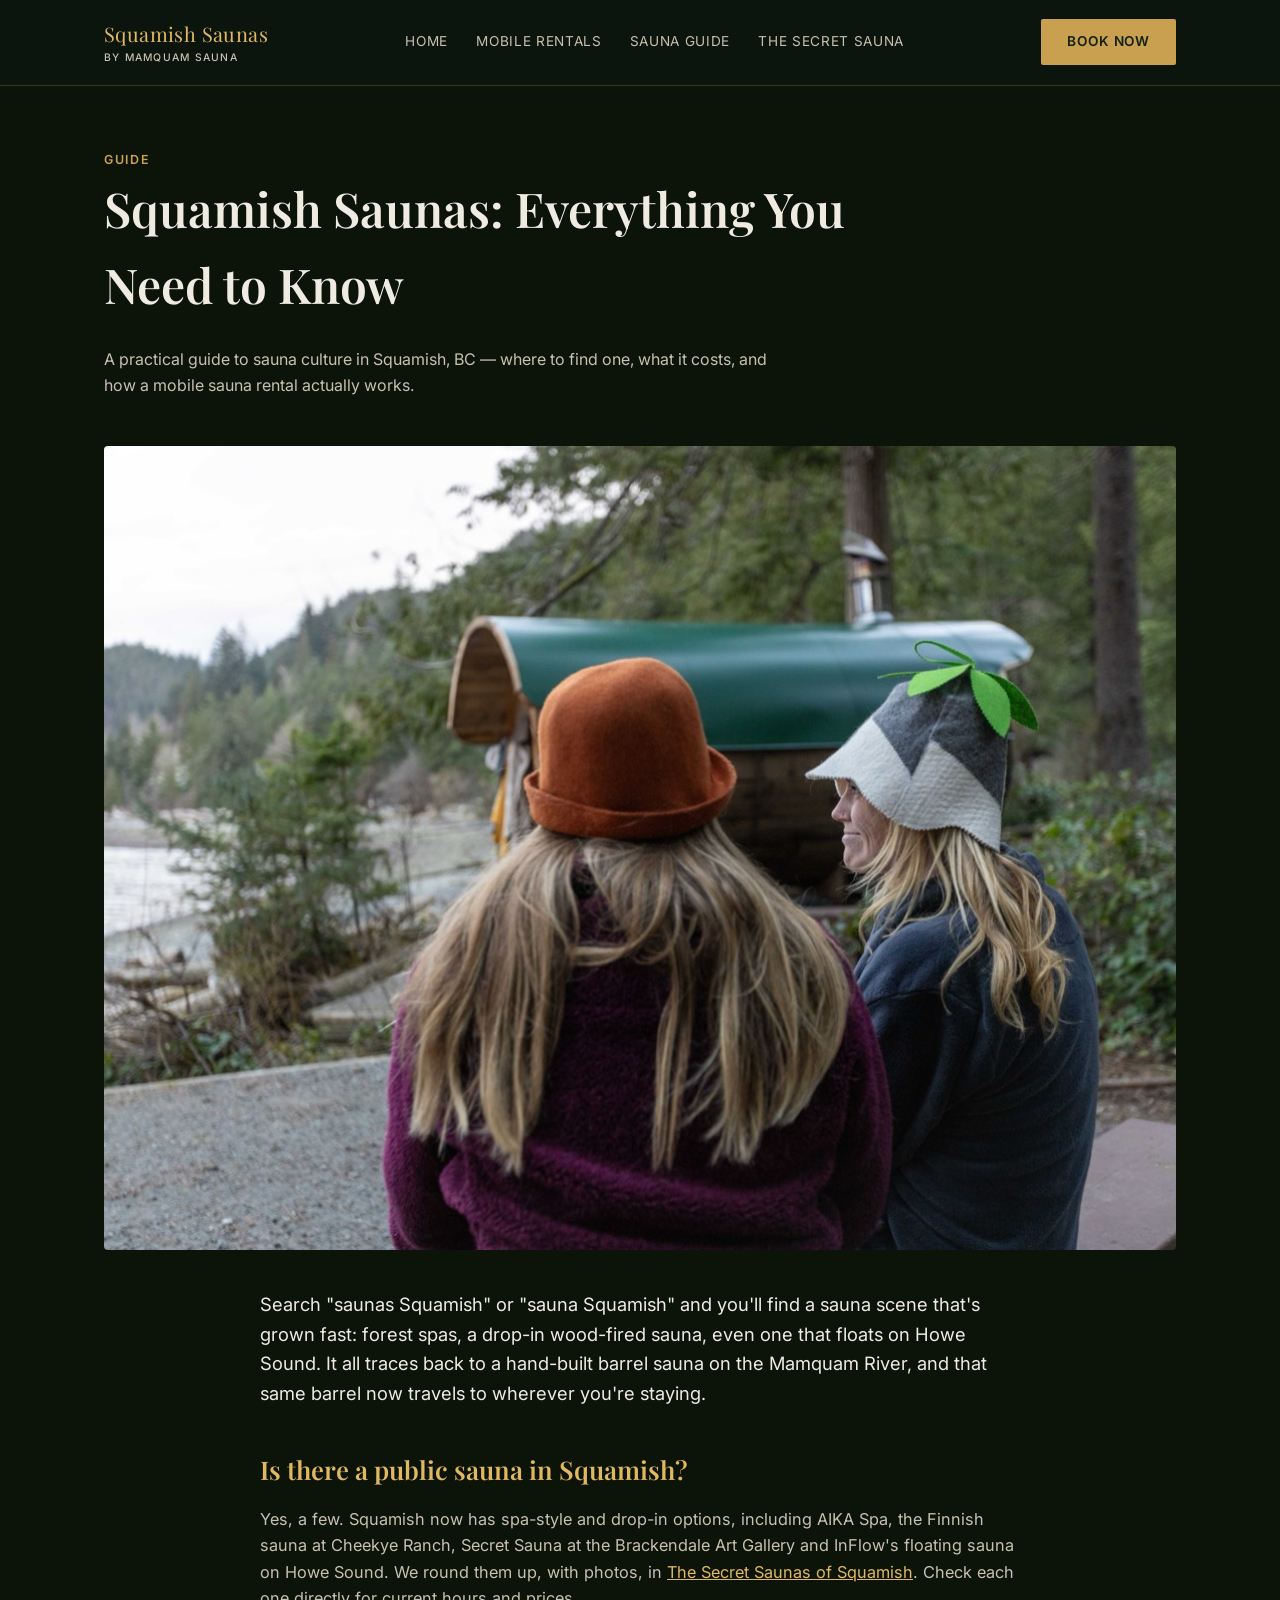
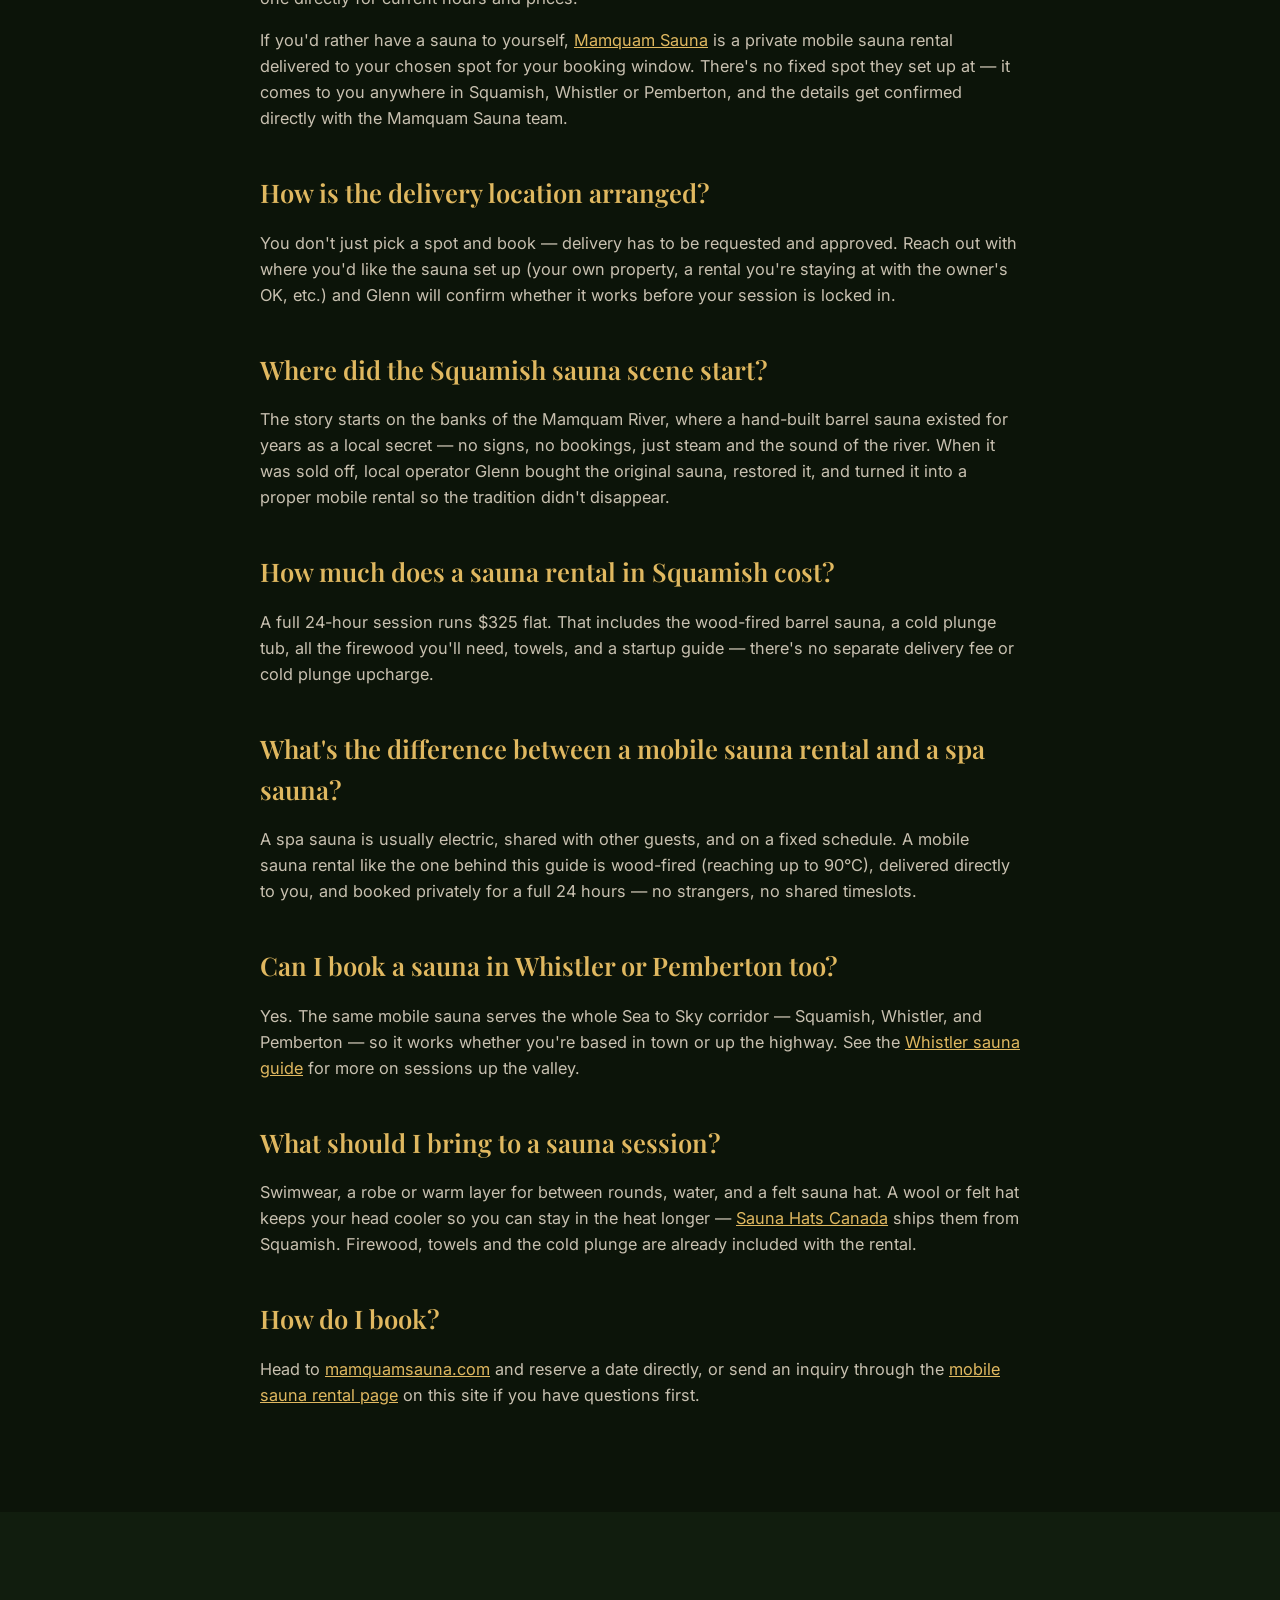
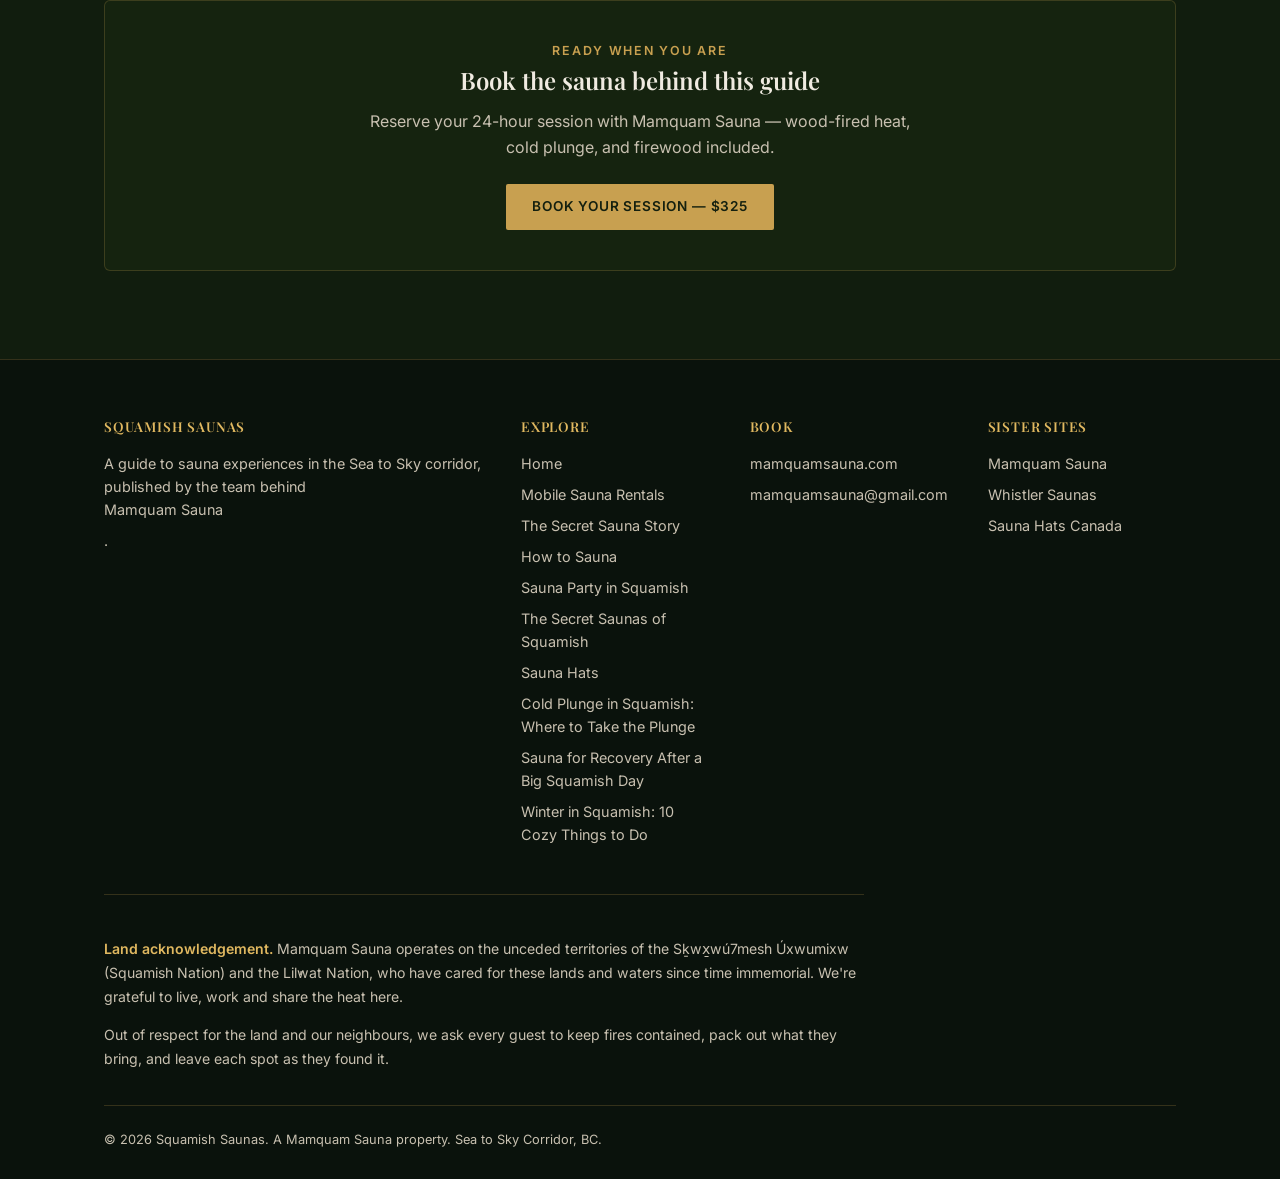
<file: squamish-saunas-guide.html>
<!DOCTYPE html>
<html lang="en">
<head>
<meta charset="UTF-8" />
<meta name="viewport" content="width=device-width, initial-scale=1.0" />
<title>Squamish Saunas: The Full Guide to Sauna Culture in Squamish, BC</title>
<meta name="description" content="Everything you need to know about saunas in Squamish, BC — where to find one, what a session costs, and and how a private mobile wood-fired sauna compares to the town's spas and drop-in saunas." />
<meta name="robots" content="index, follow" />
<link rel="canonical" href="https://www.saunasquamish.com/squamish-saunas-guide.html" />
<meta property="og:type" content="article" />
<meta property="og:title" content="Squamish Saunas: The Full Guide to Sauna Culture in Squamish, BC" />
<meta property="og:description" content="Everything you need to know about saunas in Squamish, BC — where to find one, what a session costs, and how it works." />
<meta property="og:url" content="https://www.saunasquamish.com/squamish-saunas-guide.html" />
<link rel="stylesheet" href="style.css" />
<script type="application/ld+json">
{
  "@context": "https://schema.org",
  "@type": "Article",
  "headline": "Squamish Saunas: The Full Guide to Sauna Culture in Squamish, BC",
  "author": { "@type": "Organization", "name": "Mamquam Sauna" },
  "publisher": { "@type": "Organization", "name": "Squamish Saunas" },
  "mainEntityOfPage": "https://www.saunasquamish.com/squamish-saunas-guide.html"
}
</script>
</head>
<body>

<header class="site">
  <div class="bar">
    <div class="brand">Squamish Saunas<small>By Mamquam Sauna</small></div>
    <nav class="main">
      <a href="index.html">Home</a>
      <a href="mobile-sauna-rentals-squamish.html">Mobile Rentals</a>
      <a href="squamish-saunas-guide.html">Sauna Guide</a>
      <a href="mamquam-sauna.html">The Secret Sauna</a>
    </nav>
    <button class="hamburger" type="button" aria-label="Menu" aria-expanded="false">&#9776;</button>
    <a href="https://rentedlocal.com/book-appointment?embed_key=mamquamsauna-f3160d" class="btn" data-book>Book Now</a>
  </div>
</header>

<section style="padding-top:64px; padding-bottom:32px;">
  <div class="wrap">
    <div class="eyebrow">Guide</div>
    <h1 style="font-size:clamp(2rem,4vw,3rem); max-width:820px;">Squamish Saunas: Everything You Need to Know</h1>
    <p style="color:var(--text-dim); max-width:680px;">A practical guide to sauna culture in Squamish, BC — where to find one, what it costs, and how a mobile sauna rental actually works.</p>
  </div>
</section>

<section style="padding-top:0;">
  <div class="wrap">
    <img class="rounded" style="margin-bottom:40px;" src="img/sauna-hats.jpg" alt="Two friends in felt sauna hats sitting beside the barrel sauna by the water" loading="lazy" />
    <article class="guide">
      <p class="lead">Search "saunas Squamish" or "sauna Squamish" and you'll find a sauna scene that's grown fast: forest spas, a drop-in wood-fired sauna, even one that floats on Howe Sound. It all traces back to a hand-built barrel sauna on the Mamquam River, and that same barrel now travels to wherever you're staying.</p>

      <h2>Is there a public sauna in Squamish?</h2>
      <p>Yes, a few. Squamish now has spa-style and drop-in options, including AIKA Spa, the Finnish sauna at Cheekye Ranch, Secret Sauna at the Brackendale Art Gallery and InFlow's floating sauna on Howe Sound. We round them up, with photos, in <a href="secret-saunas-squamish.html" style="color:var(--gold-bright); text-decoration:underline;">The Secret Saunas of Squamish</a>. Check each one directly for current hours and prices.</p>
      <p>If you'd rather have a sauna to yourself, <a href="mamquam-sauna.html" style="color:var(--gold-bright); text-decoration:underline;">Mamquam Sauna</a> is a private mobile sauna rental delivered to your chosen spot for your booking window. There's no fixed spot they set up at — it comes to you anywhere in Squamish, Whistler or Pemberton, and the details get confirmed directly with the Mamquam Sauna team.</p>

      <h2>How is the delivery location arranged?</h2>
      <p>You don't just pick a spot and book — delivery has to be requested and approved. Reach out with where you'd like the sauna set up (your own property, a rental you're staying at with the owner's OK, etc.) and Glenn will confirm whether it works before your session is locked in.</p>

      <h2>Where did the Squamish sauna scene start?</h2>
      <p>The story starts on the banks of the Mamquam River, where a hand-built barrel sauna existed for years as a local secret — no signs, no bookings, just steam and the sound of the river. When it was sold off, local operator Glenn bought the original sauna, restored it, and turned it into a proper mobile rental so the tradition didn't disappear.</p>

      <h2>How much does a sauna rental in Squamish cost?</h2>
      <p>A full 24-hour session runs $325 flat. That includes the wood-fired barrel sauna, a cold plunge tub, all the firewood you'll need, towels, and a startup guide — there's no separate delivery fee or cold plunge upcharge.</p>

      <h2>What's the difference between a mobile sauna rental and a spa sauna?</h2>
      <p>A spa sauna is usually electric, shared with other guests, and on a fixed schedule. A mobile sauna rental like the one behind this guide is wood-fired (reaching up to 90°C), delivered directly to you, and booked privately for a full 24 hours — no strangers, no shared timeslots.</p>

      <h2>Can I book a sauna in Whistler or Pemberton too?</h2>
      <p>Yes. The same mobile sauna serves the whole Sea to Sky corridor — Squamish, Whistler, and Pemberton — so it works whether you're based in town or up the highway. See the <a href="https://www.saunawhistler.com/" style="color:var(--gold-bright); text-decoration:underline;">Whistler sauna guide</a> for more on sessions up the valley.</p>

      <h2>What should I bring to a sauna session?</h2>
      <p>Swimwear, a robe or warm layer for between rounds, water, and a felt sauna hat. A wool or felt hat keeps your head cooler so you can stay in the heat longer &mdash; <a href="https://saunahatcanada.com/" style="color:var(--gold-bright); text-decoration:underline;">Sauna Hats Canada</a> ships them from Squamish. Firewood, towels and the cold plunge are already included with the rental.</p>

      <h2>How do I book?</h2>
      <p>Head to <a href="https://www.mamquamsauna.com/" style="color:var(--gold-bright); text-decoration:underline;">mamquamsauna.com</a> and reserve a date directly, or send an inquiry through the <a href="mobile-sauna-rentals-squamish.html" style="color:var(--gold-bright); text-decoration:underline;">mobile sauna rental page</a> on this site if you have questions first.</p>
    </article>
  </div>
</section>

<section class="alt">
  <div class="wrap">
    <div class="callout">
      <div class="eyebrow">Ready When You Are</div>
      <h2>Book the sauna behind this guide</h2>
      <p>Reserve your 24-hour session with Mamquam Sauna — wood-fired heat, cold plunge, and firewood included.</p>
      <a href="https://rentedlocal.com/book-appointment?embed_key=mamquamsauna-f3160d" class="btn" data-book>Book Your Session — $325</a>
    </div>
  </div>
</section>

<footer class="site">
  <div class="wrap">
    <div class="footer-grid">
      <div>
        <h4>Squamish Saunas</h4>
        <p>A guide to sauna experiences in the Sea to Sky corridor, published by the team behind <a href="https://www.mamquamsauna.com/">Mamquam Sauna</a>.</p>
      </div>
      <div>
        <h4>Explore</h4>
        <a href="index.html">Home</a>
        <a href="mobile-sauna-rentals-squamish.html">Mobile Sauna Rentals</a>
        <a href="mamquam-sauna.html">The Secret Sauna Story</a>
        <a href="how-to-sauna-first-timers-guide.html">How to Sauna</a>
        <a href="sauna-party-squamish.html">Sauna Party in Squamish</a>
        <a href="secret-saunas-squamish.html">The Secret Saunas of Squamish</a>
        <a href="sauna-hats-guide.html">Sauna Hats</a>
        <a href="cold-plunge-squamish.html">Cold Plunge in Squamish: Where to Take the Plunge</a>
        <a href="sauna-recovery-climbing-biking-squamish.html">Sauna for Recovery After a Big Squamish Day</a>
        <a href="winter-in-squamish-things-to-do.html">Winter in Squamish: 10 Cozy Things to Do</a>
      </div>
      <div>
        <h4>Book</h4>
        <a href="https://www.mamquamsauna.com/">mamquamsauna.com</a>
        <a href="mailto:mamquamsauna@gmail.com">mamquamsauna@gmail.com</a>
      </div>
      <div>
        <h4>Sister Sites</h4>
        <a href="https://www.mamquamsauna.com/">Mamquam Sauna</a>
        <a href="https://www.saunawhistler.com/">Whistler Saunas</a>
        <a href="https://saunahatcanada.com/">Sauna Hats Canada</a>
      </div>
    </div>
    <div class="land-ack">
      <p><strong>Land acknowledgement.</strong> Mamquam Sauna operates on the unceded territories of the Sḵwx̱wú7mesh Úxwumixw (Squamish Nation) and the Lil̓wat Nation, who have cared for these lands and waters since time immemorial. We're grateful to live, work and share the heat here.</p>
      <p>Out of respect for the land and our neighbours, we ask every guest to keep fires contained, pack out what they bring, and leave each spot as they found it.</p>
    </div>
    <div class="footer-bottom">
      <span>&copy; 2026 Squamish Saunas. A Mamquam Sauna property. Sea to Sky Corridor, BC.</span>
    </div>
  </div>
</footer>

<script src="https://rentedlocal.com/rented-local-widget.js" data-embed-key="mamquamsauna-f3160d" data-embed-auto="false" defer></script>
<script src="https://sauna-chat.thefulltimehobby.workers.dev/widget.js" defer></script>
<script src="site.js" defer></script>
<!-- Cloudflare Web Analytics --><script defer src='https://static.cloudflareinsights.com/beacon.min.js' data-cf-beacon='{"token": "0aafe533153c4208bb2b0b701a22be5f"}'></script><!-- End Cloudflare Web Analytics -->
</body>
</html>
</file>
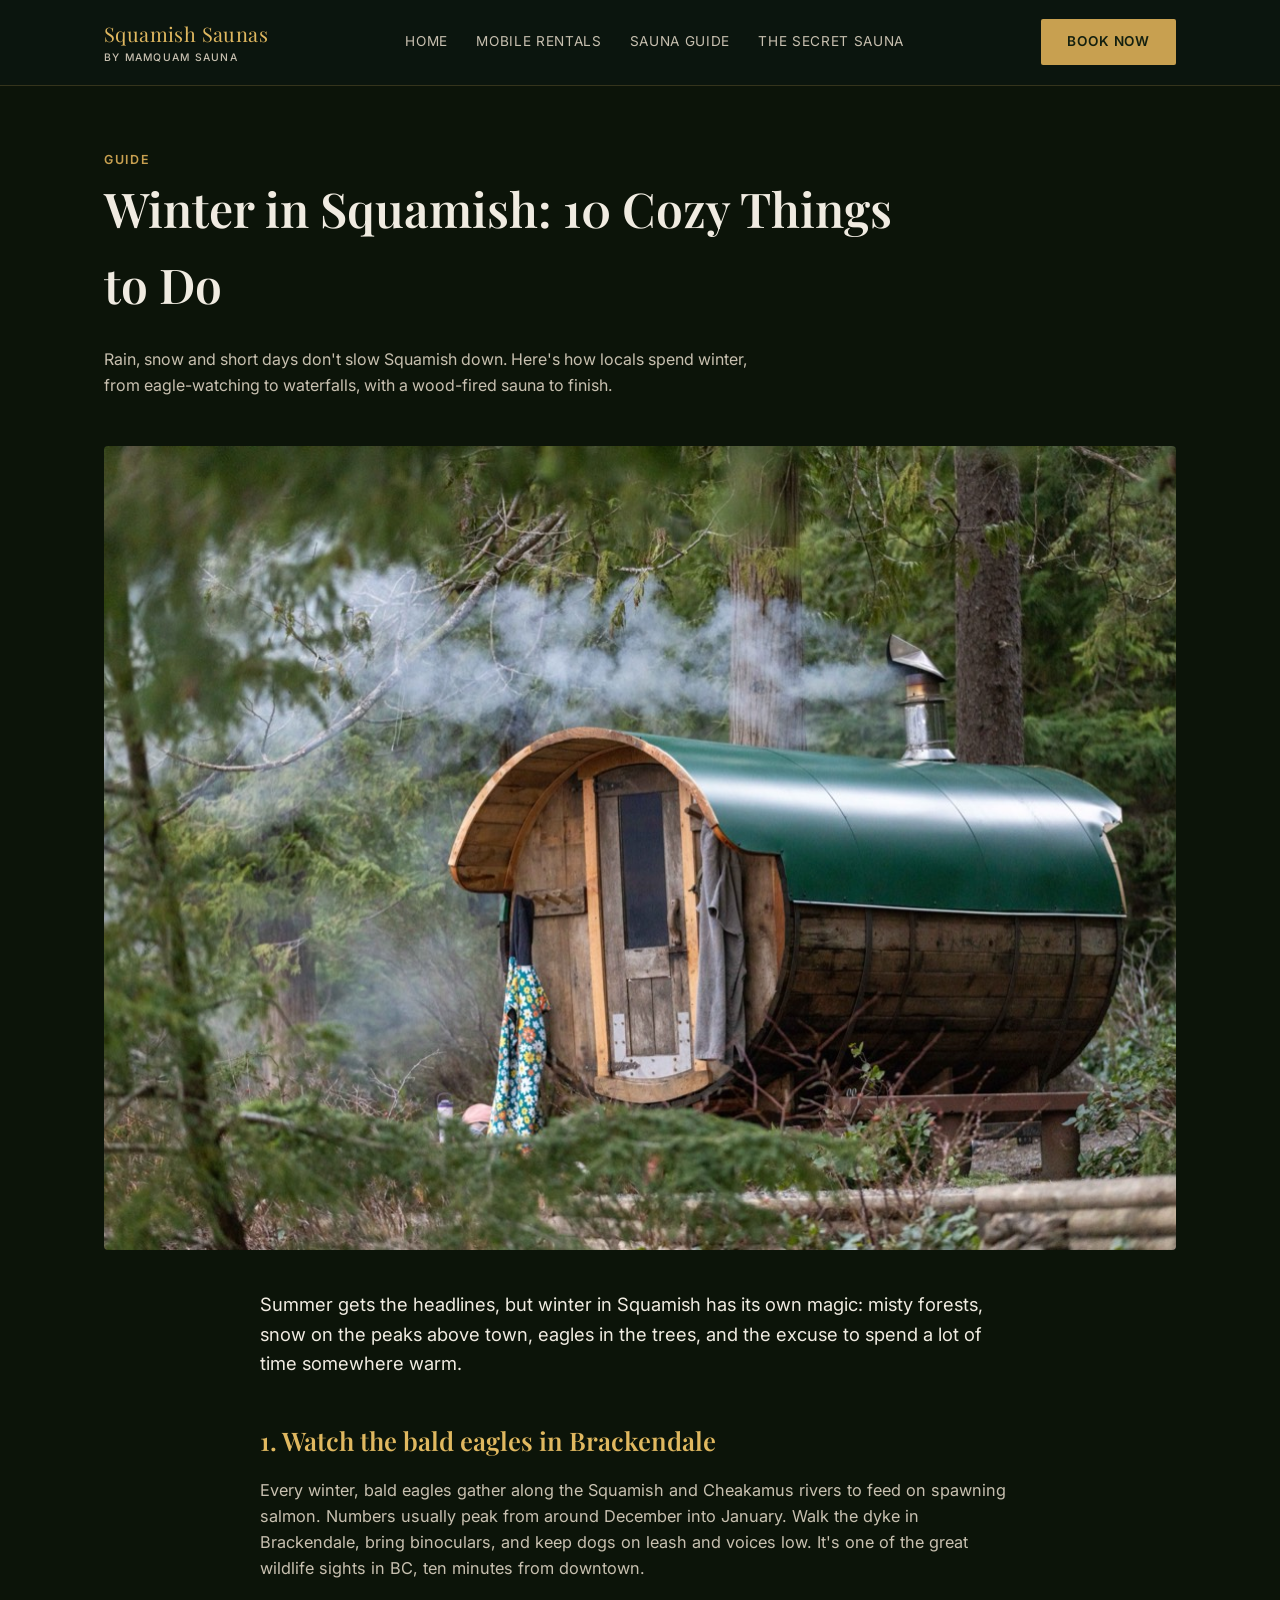
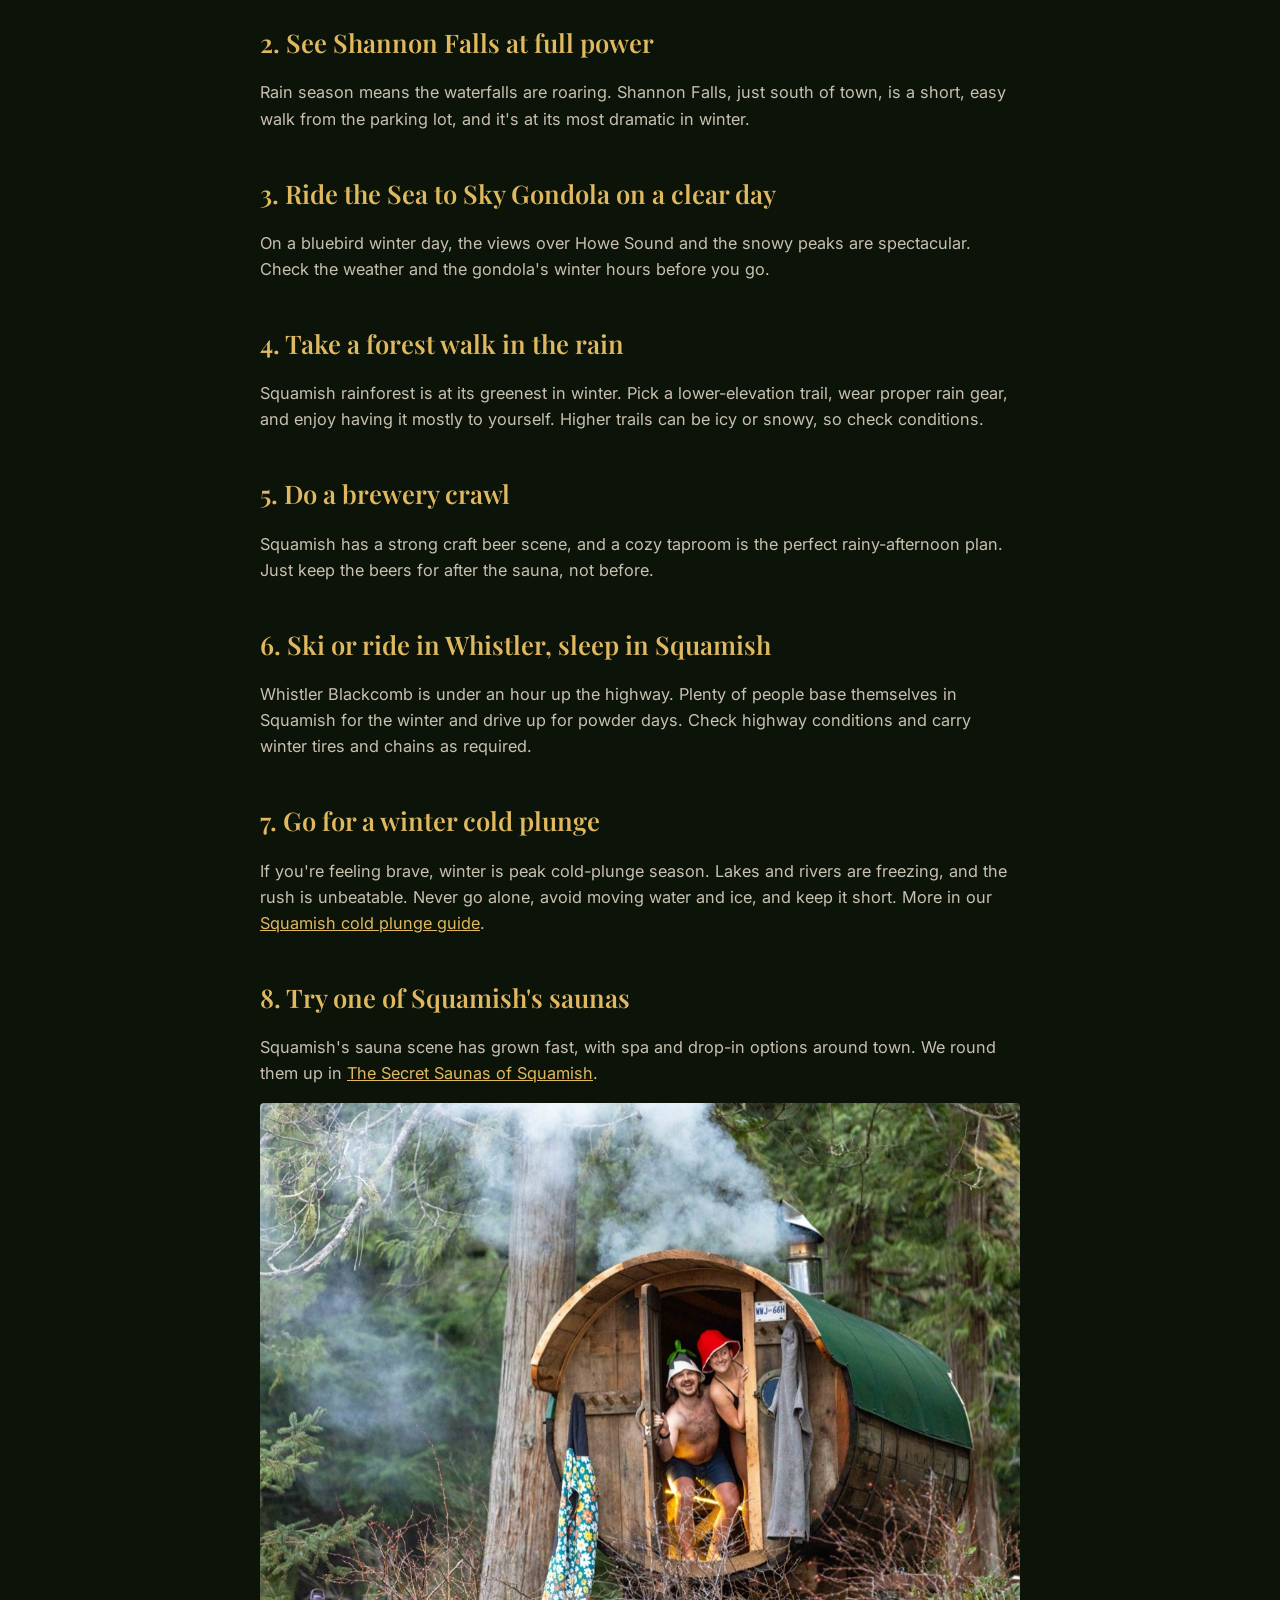
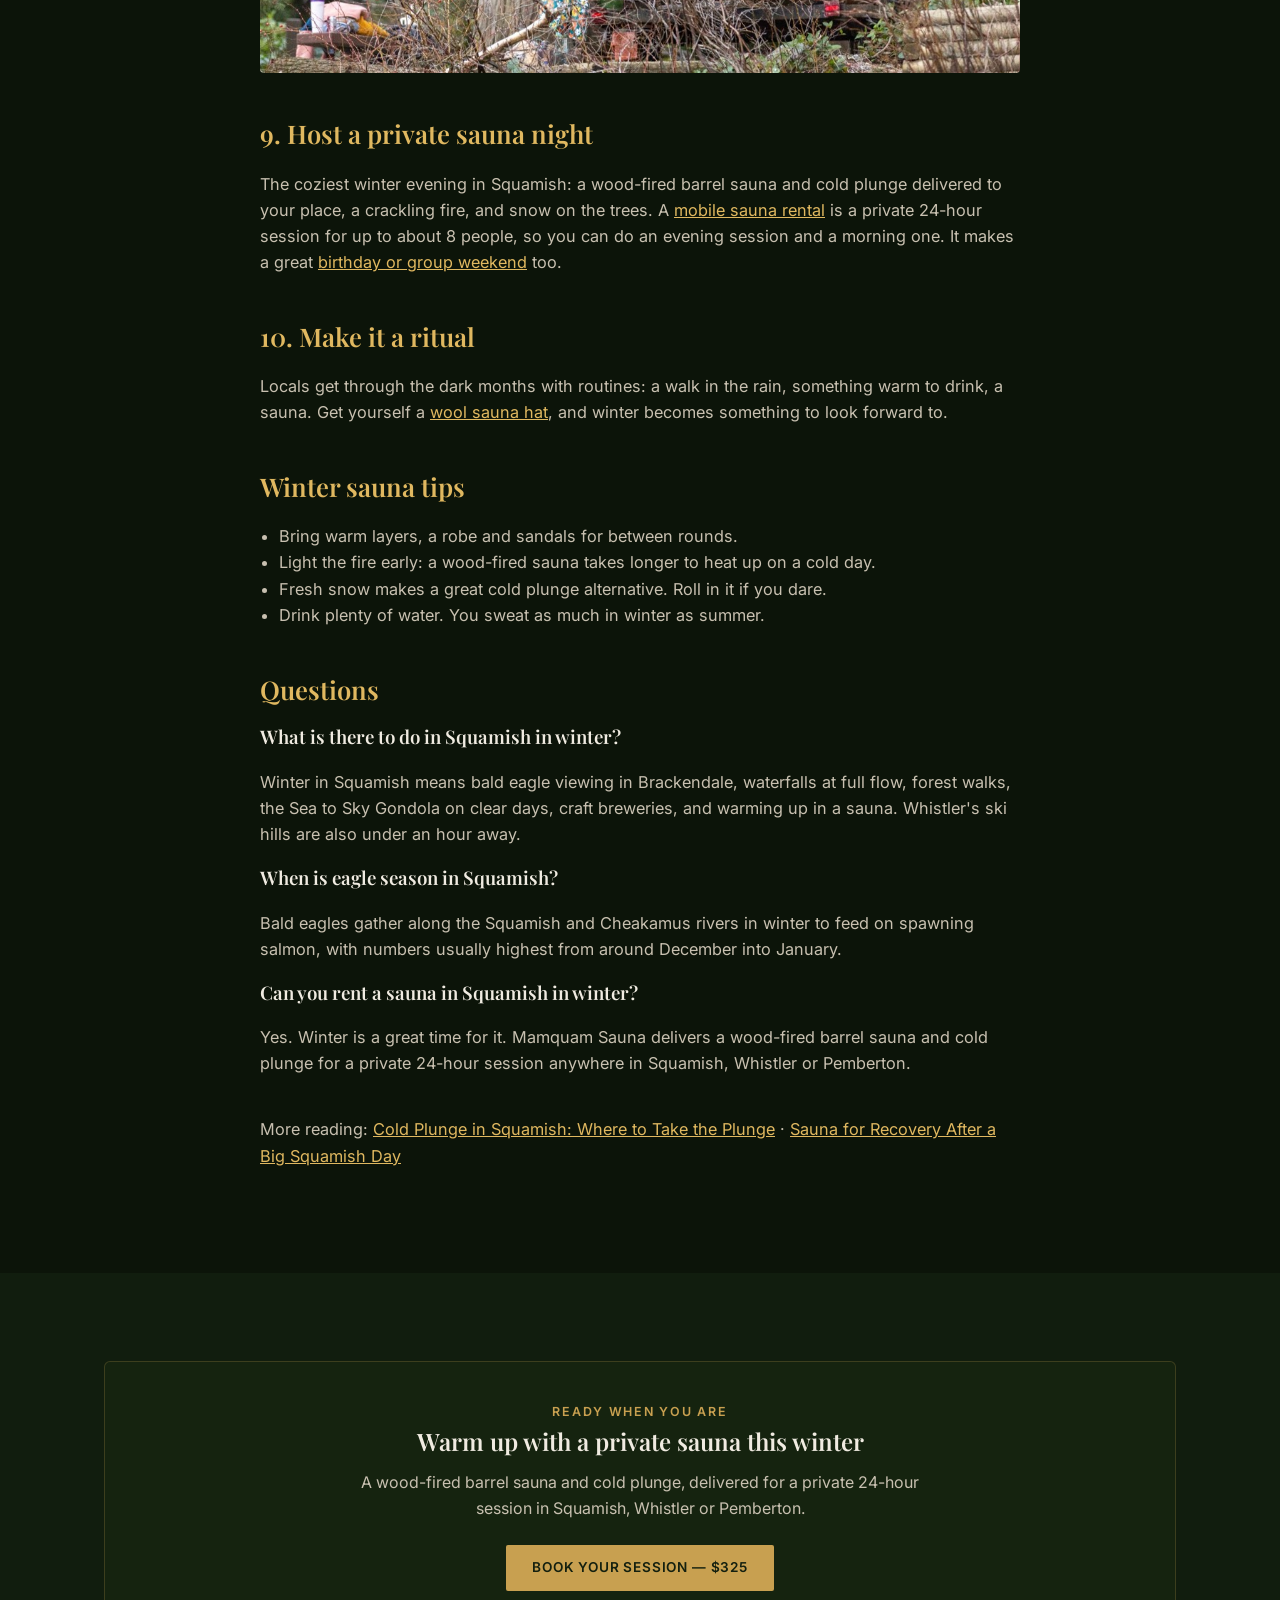
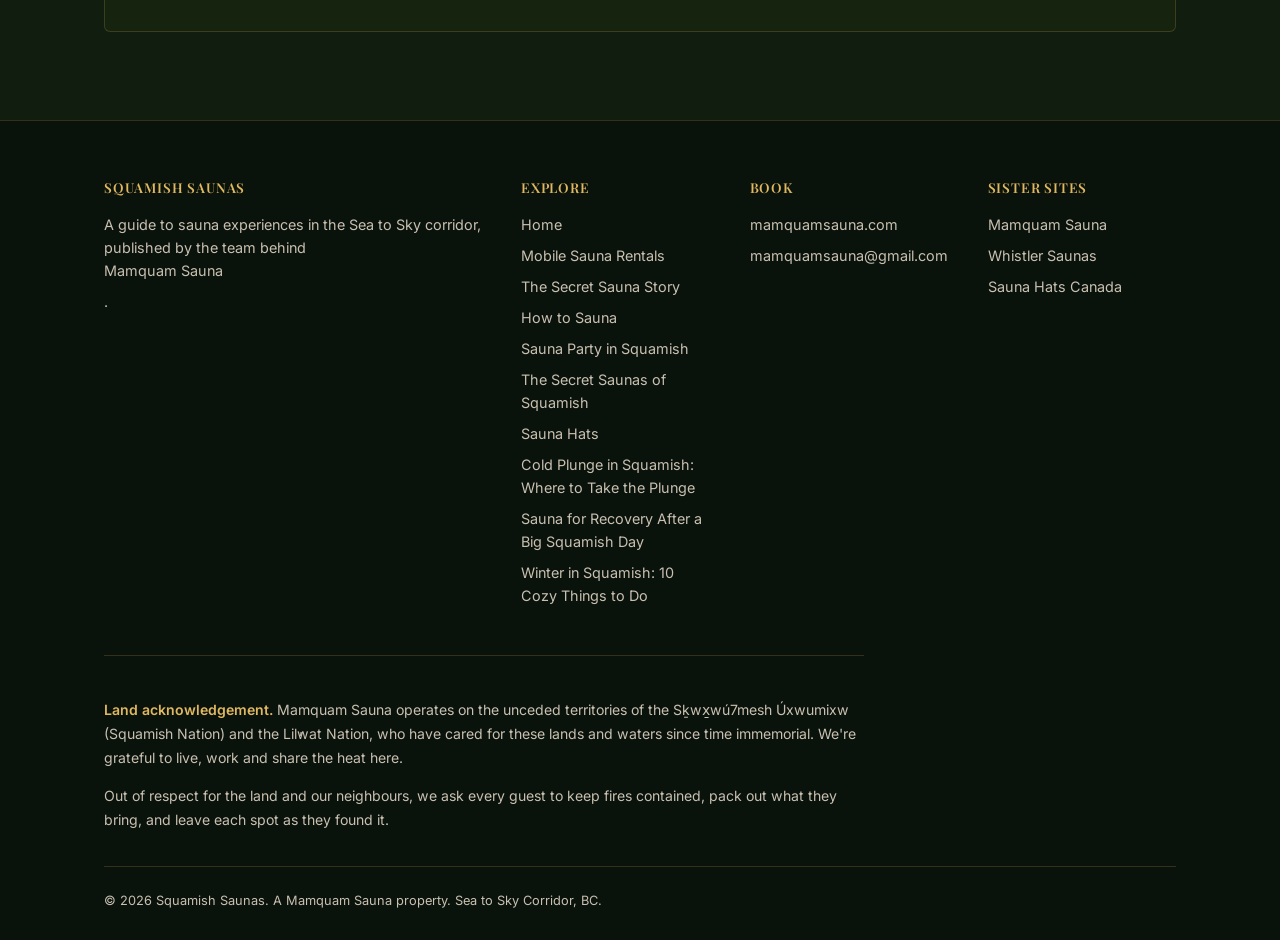
<file: winter-in-squamish-things-to-do.html>
<!DOCTYPE html>
<html lang="en">
<head>
<meta charset="UTF-8" />
<meta name="viewport" content="width=device-width, initial-scale=1.0" />
<title>Winter in Squamish: 10 Cozy Things to Do (Ending in a Sauna)</title>
<meta name="description" content="Things to do in Squamish in winter: bald eagle viewing in Brackendale, Shannon Falls, the Sea to Sky Gondola, breweries, winter walks, and a private wood-fired sauna to warm up." />
<meta name="robots" content="index, follow" />
<link rel="canonical" href="https://www.saunasquamish.com/winter-in-squamish-things-to-do.html" />
<link rel="stylesheet" href="style.css" />
<meta property="og:type" content="article">
<meta property="og:title" content="Winter in Squamish: 10 Cozy Things to Do (Ending in a Sauna)">
<meta property="og:description" content="Things to do in Squamish in winter: bald eagle viewing in Brackendale, Shannon Falls, the Sea to Sky Gondola, breweries, winter walks, and a private wood-fired sauna to warm up.">
<meta property="og:url" content="https://www.saunasquamish.com/winter-in-squamish-things-to-do.html">
<meta property="og:image" content="https://www.saunasquamish.com/img/sauna-steam.jpg">
<script type="application/ld+json">
{
  "@context": "https://schema.org",
  "@type": "BlogPosting",
  "headline": "Winter in Squamish: 10 Cozy Things to Do (Ending in a Sauna)",
  "description": "Things to do in Squamish in winter: bald eagle viewing in Brackendale, Shannon Falls, the Sea to Sky Gondola, breweries, winter walks, and a private wood-fired sauna to warm up.",
  "image": "https://www.saunasquamish.com/img/sauna-steam.jpg",
  "datePublished": "2026-10-21",
  "dateModified": "2026-10-21",
  "author": {
    "@type": "Organization",
    "name": "Mamquam Sauna"
  },
  "publisher": {
    "@type": "Organization",
    "name": "Squamish Saunas"
  },
  "mainEntityOfPage": "https://www.saunasquamish.com/winter-in-squamish-things-to-do.html"
}
</script>
<script type="application/ld+json">
{
  "@context": "https://schema.org",
  "@type": "FAQPage",
  "mainEntity": [
    {
      "@type": "Question",
      "name": "What is there to do in Squamish in winter?",
      "acceptedAnswer": {
        "@type": "Answer",
        "text": "Winter in Squamish means bald eagle viewing in Brackendale, waterfalls at full flow, forest walks, the Sea to Sky Gondola on clear days, craft breweries, and warming up in a sauna. Whistler's ski hills are also under an hour away."
      }
    },
    {
      "@type": "Question",
      "name": "When is eagle season in Squamish?",
      "acceptedAnswer": {
        "@type": "Answer",
        "text": "Bald eagles gather along the Squamish and Cheakamus rivers in winter to feed on spawning salmon, with numbers usually highest from around December into January."
      }
    },
    {
      "@type": "Question",
      "name": "Can you rent a sauna in Squamish in winter?",
      "acceptedAnswer": {
        "@type": "Answer",
        "text": "Yes. Winter is a great time for it. Mamquam Sauna delivers a wood-fired barrel sauna and cold plunge for a private 24-hour session anywhere in Squamish, Whistler or Pemberton."
      }
    }
  ]
}
</script>
</head>
<body>

<header class="site">
  <div class="bar">
    <div class="brand">Squamish Saunas<small>By Mamquam Sauna</small></div>
    <nav class="main">
      <a href="index.html">Home</a>
      <a href="mobile-sauna-rentals-squamish.html">Mobile Rentals</a>
      <a href="squamish-saunas-guide.html">Sauna Guide</a>
      <a href="mamquam-sauna.html">The Secret Sauna</a>
    </nav>
    <button class="hamburger" type="button" aria-label="Menu" aria-expanded="false">&#9776;</button>
    <a href="https://rentedlocal.com/book-appointment?embed_key=mamquamsauna-f3160d" class="btn" data-book>Book Now</a>
  </div>
</header>

<section style="padding-top:64px; padding-bottom:32px;">
  <div class="wrap">
    <div class="eyebrow">Guide</div>
    <h1 style="font-size:clamp(2rem,4vw,3rem); max-width:820px;">Winter in Squamish: 10 Cozy Things to Do</h1>
    <p style="color:var(--text-dim); max-width:680px;">Rain, snow and short days don't slow Squamish down. Here's how locals spend winter, from eagle-watching to waterfalls, with a wood-fired sauna to finish.</p>
  </div>
</section>

<section style="padding-top:0;">
  <div class="wrap">
    <img class="rounded" style="margin-bottom:40px;" src="img/sauna-steam.jpg" alt="Steam rising from a wood-fired barrel sauna among the trees" loading="lazy" />
    <article class="guide">

      <p class="lead">Summer gets the headlines, but winter in Squamish has its own magic: misty forests, snow on the peaks above town, eagles in the trees, and the excuse to spend a lot of time somewhere warm.</p>

      <h2>1. Watch the bald eagles in Brackendale</h2>
      <p>Every winter, bald eagles gather along the Squamish and Cheakamus rivers to feed on spawning salmon. Numbers usually peak from around December into January. Walk the dyke in Brackendale, bring binoculars, and keep dogs on leash and voices low. It's one of the great wildlife sights in BC, ten minutes from downtown.</p>

      <h2>2. See Shannon Falls at full power</h2>
      <p>Rain season means the waterfalls are roaring. Shannon Falls, just south of town, is a short, easy walk from the parking lot, and it's at its most dramatic in winter.</p>

      <h2>3. Ride the Sea to Sky Gondola on a clear day</h2>
      <p>On a bluebird winter day, the views over Howe Sound and the snowy peaks are spectacular. Check the weather and the gondola's winter hours before you go.</p>

      <h2>4. Take a forest walk in the rain</h2>
      <p>Squamish rainforest is at its greenest in winter. Pick a lower-elevation trail, wear proper rain gear, and enjoy having it mostly to yourself. Higher trails can be icy or snowy, so check conditions.</p>

      <h2>5. Do a brewery crawl</h2>
      <p>Squamish has a strong craft beer scene, and a cozy taproom is the perfect rainy-afternoon plan. Just keep the beers for after the sauna, not before.</p>

      <h2>6. Ski or ride in Whistler, sleep in Squamish</h2>
      <p>Whistler Blackcomb is under an hour up the highway. Plenty of people base themselves in Squamish for the winter and drive up for powder days. Check highway conditions and carry winter tires and chains as required.</p>

      <h2>7. Go for a winter cold plunge</h2>
      <p>If you're feeling brave, winter is peak cold-plunge season. Lakes and rivers are freezing, and the rush is unbeatable. Never go alone, avoid moving water and ice, and keep it short. More in our <a style="color:var(--gold-bright); text-decoration:underline;" href="cold-plunge-squamish.html">Squamish cold plunge guide</a>.</p>

      <h2>8. Try one of Squamish's saunas</h2>
      <p>Squamish's sauna scene has grown fast, with spa and drop-in options around town. We round them up in <a style="color:var(--gold-bright); text-decoration:underline;" href="secret-saunas-squamish.html">The Secret Saunas of Squamish</a>.</p>
      <img class="rounded" style="margin:12px 0 28px;" src="img/sauna-door.jpg" alt="The wooden door of the barrel sauna" loading="lazy" />

      <h2>9. Host a private sauna night</h2>
      <p>The coziest winter evening in Squamish: a wood-fired barrel sauna and cold plunge delivered to your place, a crackling fire, and snow on the trees. A <a style="color:var(--gold-bright); text-decoration:underline;" href="mobile-sauna-rentals-squamish.html">mobile sauna rental</a> is a private 24-hour session for up to about 8 people, so you can do an evening session and a morning one. It makes a great <a style="color:var(--gold-bright); text-decoration:underline;" href="sauna-party-squamish.html">birthday or group weekend</a> too.</p>

      <h2>10. Make it a ritual</h2>
      <p>Locals get through the dark months with routines: a walk in the rain, something warm to drink, a sauna. Get yourself a <a style="color:var(--gold-bright); text-decoration:underline;" href="https://saunahatcanada.com/">wool sauna hat</a>, and winter becomes something to look forward to.</p>

      <h2>Winter sauna tips</h2>
      <ul>
        <li>Bring warm layers, a robe and sandals for between rounds.</li>
        <li>Light the fire early: a wood-fired sauna takes longer to heat up on a cold day.</li>
        <li>Fresh snow makes a great cold plunge alternative. Roll in it if you dare.</li>
        <li>Drink plenty of water. You sweat as much in winter as summer.</li>
      </ul>


      <h2>Questions</h2>
      <h3>What is there to do in Squamish in winter?</h3>
      <p>Winter in Squamish means bald eagle viewing in Brackendale, waterfalls at full flow, forest walks, the Sea to Sky Gondola on clear days, craft breweries, and warming up in a sauna. Whistler's ski hills are also under an hour away.</p>
      <h3>When is eagle season in Squamish?</h3>
      <p>Bald eagles gather along the Squamish and Cheakamus rivers in winter to feed on spawning salmon, with numbers usually highest from around December into January.</p>
      <h3>Can you rent a sauna in Squamish in winter?</h3>
      <p>Yes. Winter is a great time for it. Mamquam Sauna delivers a wood-fired barrel sauna and cold plunge for a private 24-hour session anywhere in Squamish, Whistler or Pemberton.</p>
      <p style="margin-top:40px; color:var(--text-dim);">More reading: <a href="cold-plunge-squamish.html" style="color:var(--gold-bright); text-decoration:underline;">Cold Plunge in Squamish: Where to Take the Plunge</a> &middot; <a href="sauna-recovery-climbing-biking-squamish.html" style="color:var(--gold-bright); text-decoration:underline;">Sauna for Recovery After a Big Squamish Day</a></p>
    </article>
  </div>
</section>

<section class="alt">
  <div class="wrap">
    <div class="callout">
      <div class="eyebrow">Ready When You Are</div>
      <h2>Warm up with a private sauna this winter</h2>
      <p>A wood-fired barrel sauna and cold plunge, delivered for a private 24-hour session in Squamish, Whistler or Pemberton.</p>
      <a href="https://rentedlocal.com/book-appointment?embed_key=mamquamsauna-f3160d" class="btn" data-book>Book Your Session — $325</a>
    </div>
  </div>
</section>

<footer class="site">
  <div class="wrap">
    <div class="footer-grid">
      <div>
        <h4>Squamish Saunas</h4>
        <p>A guide to sauna experiences in the Sea to Sky corridor, published by the team behind <a href="https://www.mamquamsauna.com/">Mamquam Sauna</a>.</p>
      </div>
      <div>
        <h4>Explore</h4>
        <a href="index.html">Home</a>
        <a href="mobile-sauna-rentals-squamish.html">Mobile Sauna Rentals</a>
        <a href="mamquam-sauna.html">The Secret Sauna Story</a>
        <a href="how-to-sauna-first-timers-guide.html">How to Sauna</a>
        <a href="sauna-party-squamish.html">Sauna Party in Squamish</a>
        <a href="secret-saunas-squamish.html">The Secret Saunas of Squamish</a>
        <a href="sauna-hats-guide.html">Sauna Hats</a>
        <a href="cold-plunge-squamish.html">Cold Plunge in Squamish: Where to Take the Plunge</a>
        <a href="sauna-recovery-climbing-biking-squamish.html">Sauna for Recovery After a Big Squamish Day</a>
        <a href="winter-in-squamish-things-to-do.html">Winter in Squamish: 10 Cozy Things to Do</a>
      </div>
      <div>
        <h4>Book</h4>
        <a href="https://www.mamquamsauna.com/">mamquamsauna.com</a>
        <a href="mailto:mamquamsauna@gmail.com">mamquamsauna@gmail.com</a>
      </div>
      <div>
        <h4>Sister Sites</h4>
        <a href="https://www.mamquamsauna.com/">Mamquam Sauna</a>
        <a href="https://www.saunawhistler.com/">Whistler Saunas</a>
        <a href="https://saunahatcanada.com/">Sauna Hats Canada</a>
      </div>
    </div>
    <div class="land-ack">
      <p><strong>Land acknowledgement.</strong> Mamquam Sauna operates on the unceded territories of the Sḵwx̱wú7mesh Úxwumixw (Squamish Nation) and the Lil̓wat Nation, who have cared for these lands and waters since time immemorial. We're grateful to live, work and share the heat here.</p>
      <p>Out of respect for the land and our neighbours, we ask every guest to keep fires contained, pack out what they bring, and leave each spot as they found it.</p>
    </div>
    <div class="footer-bottom">
      <span>&copy; 2026 Squamish Saunas. A Mamquam Sauna property. Sea to Sky Corridor, BC.</span>
    </div>
  </div>
</footer>

<script src="https://rentedlocal.com/rented-local-widget.js" data-embed-key="mamquamsauna-f3160d" data-embed-auto="false" defer></script>
<script src="https://sauna-chat.thefulltimehobby.workers.dev/widget.js" defer></script>
<script src="site.js" defer></script>
<!-- Cloudflare Web Analytics --><script defer src='https://static.cloudflareinsights.com/beacon.min.js' data-cf-beacon='{"token": "0aafe533153c4208bb2b0b701a22be5f"}'></script><!-- End Cloudflare Web Analytics -->
</body>
</html>
</file>
<file: style.css>
@import url('https://fonts.googleapis.com/css2?family=Playfair+Display:wght@400;600;700&family=Inter:wght@300;400;500;600&display=swap');

:root {
  --bg: #0c1409;
  --bg-alt: #111d0e;
  --panel: #15230f;
  --gold: #c8a050;
  --gold-bright: #e0b860;
  --text: #f0ebe1;
  --text-dim: #c8c0b0;
  --border: rgba(200, 160, 80, 0.22);
}

* { box-sizing: border-box; }

html { scroll-behavior: smooth; }

body {
  margin: 0;
  background: var(--bg);
  color: var(--text);
  font-family: 'Inter', -apple-system, BlinkMacSystemFont, sans-serif;
  line-height: 1.6;
}

h1, h2, h3, h4 { font-family: 'Playfair Display', serif; font-weight: 600; margin: 0 0 0.5em; }

a { color: inherit; text-decoration: none; }

.wrap { max-width: 1120px; margin: 0 auto; padding: 0 24px; }

.eyebrow {
  color: var(--gold);
  letter-spacing: 0.14em;
  text-transform: uppercase;
  font-size: 0.78rem;
  font-weight: 600;
}

/* Header */
header.site {
  position: sticky;
  top: 0;
  z-index: 50;
  background: rgba(13, 22, 16, 0.92);
  backdrop-filter: blur(6px);
  border-bottom: 1px solid var(--border);
}
header.site .bar {
  display: flex;
  align-items: center;
  justify-content: space-between;
  padding: 18px 24px;
  max-width: 1120px;
  margin: 0 auto;
}
.brand {
  font-family: 'Playfair Display', serif;
  font-size: 1.25rem;
  color: var(--gold-bright);
  letter-spacing: 0.02em;
}
.brand small { display: block; font-family: 'Inter', sans-serif; font-size: 0.65rem; letter-spacing: 0.12em; color: var(--text-dim); text-transform: uppercase; font-weight: 500; }
nav.main { display: flex; gap: 28px; align-items: center; }
nav.main a { font-size: 0.85rem; letter-spacing: 0.05em; text-transform: uppercase; color: var(--text-dim); }
nav.main a:hover { color: var(--gold-bright); }
.btn {
  display: inline-block;
  background: var(--gold);
  color: #14200f;
  padding: 12px 26px;
  border-radius: 2px;
  font-weight: 600;
  font-size: 0.85rem;
  letter-spacing: 0.06em;
  text-transform: uppercase;
  border: none;
  cursor: pointer;
}
.btn:hover { background: var(--gold-bright); }
.btn.ghost {
  background: transparent;
  color: var(--text);
  border: 1px solid var(--border);
}
.btn.ghost:hover { border-color: var(--gold); color: var(--gold-bright); }

/* Hero */
.hero {
  position: relative;
  min-height: 78vh;
  display: flex;
  align-items: center;
  background-size: cover;
  background-position: center;
}
.hero::before {
  content: '';
  position: absolute;
  inset: 0;
  background: linear-gradient(180deg, rgba(10,16,11,0.55) 0%, rgba(10,16,11,0.75) 55%, rgba(10,16,11,0.95) 100%);
}
.hero .wrap { position: relative; z-index: 2; padding-top: 60px; padding-bottom: 60px; }
.hero h1 { font-size: clamp(2.4rem, 5vw, 4.2rem); color: #fff; margin-bottom: 0.3em; }
.hero h1 em { font-style: italic; color: var(--gold-bright); }
.hero p.lead { max-width: 640px; font-size: 1.15rem; color: var(--text-dim); margin-bottom: 1.8em; }
.hero .cta-row { display: flex; gap: 16px; flex-wrap: wrap; }

section { padding: 88px 0; }
section.alt { background: var(--bg-alt); }
.section-head { max-width: 680px; margin-bottom: 48px; }
.section-head h2 { font-size: clamp(1.8rem, 3.4vw, 2.6rem); }

.grid-3 { display: grid; grid-template-columns: repeat(3, 1fr); gap: 28px; }
.grid-2 { display: grid; grid-template-columns: 1fr 1fr; gap: 48px; align-items: center; }

.card {
  background: var(--panel);
  border: 1px solid var(--border);
  padding: 32px 28px;
  border-radius: 4px;
}
.card h3 { color: var(--gold-bright); font-size: 1.15rem; }
.card p { color: var(--text-dim); font-size: 0.95rem; margin: 0; }

img.rounded { width: 100%; border-radius: 4px; display: block; }

.stat-row { display: flex; gap: 48px; flex-wrap: wrap; margin-top: 32px; }
.stat { }
.stat .num { font-family: 'Playfair Display', serif; font-size: 2.2rem; color: var(--gold-bright); }
.stat .label { color: var(--text-dim); font-size: 0.85rem; text-transform: uppercase; letter-spacing: 0.05em; }

.locations-grid { display: grid; grid-template-columns: repeat(3, 1fr); gap: 24px; }
.loc-card {
  position: relative;
  border-radius: 4px;
  overflow: hidden;
  height: 340px;
  background-size: cover;
  background-position: center;
  display: flex;
  align-items: flex-end;
}
.loc-card::before { content: ''; position: absolute; inset: 0; background: linear-gradient(180deg, rgba(13,22,16,0) 30%, rgba(13,22,16,0.92) 100%); }
.loc-card .inner { position: relative; z-index: 2; padding: 24px; }
.loc-card .eyebrow { color: var(--gold-bright); }
.loc-card h3 { margin: 4px 0 6px; color: #fff; }
.loc-card p { color: var(--text-dim); font-size: 0.88rem; margin: 0; }

.faq-item { border-bottom: 1px solid var(--border); padding: 22px 0; }
.faq-item h3 { font-size: 1.05rem; color: var(--gold-bright); margin-bottom: 8px; }
.faq-item p { color: var(--text-dim); margin: 0; }

.pull-quote {
  font-family: 'Playfair Display', serif;
  font-style: italic;
  font-size: clamp(1.3rem, 2.6vw, 1.8rem);
  text-align: center;
  color: var(--gold-bright);
  max-width: 780px;
  margin: 0 auto;
}

.callout {
  background: var(--panel);
  border: 1px solid var(--border);
  border-radius: 6px;
  padding: 40px;
  text-align: center;
}
.callout h2 { margin-bottom: 0.4em; }
.callout p { color: var(--text-dim); max-width: 560px; margin: 0 auto 24px; }

article.guide {
  max-width: 760px;
  margin: 0 auto;
}
article.guide h2 { margin-top: 1.6em; font-size: 1.6rem; color: var(--gold-bright); }
article.guide p, article.guide li { color: var(--text-dim); font-size: 1.02rem; }
article.guide ul { padding-left: 1.2em; }
article.guide .lead { font-size: 1.15rem; color: var(--text); }

footer.site {
  background: #0a120c;
  border-top: 1px solid var(--border);
  padding: 56px 0 28px;
}
.footer-grid { display: grid; grid-template-columns: 2fr 1fr 1fr 1fr; gap: 40px; margin-bottom: 40px; }
.footer-grid h4 { color: var(--gold-bright); font-size: 0.85rem; text-transform: uppercase; letter-spacing: 0.06em; margin-bottom: 14px; }
.footer-grid p, .footer-grid a { color: var(--text-dim); font-size: 0.9rem; display: block; margin-bottom: 8px; }
.footer-grid a:hover { color: var(--gold-bright); }
.footer-bottom { border-top: 1px solid var(--border); padding-top: 24px; font-size: 0.8rem; color: var(--text-dim); display: flex; justify-content: space-between; flex-wrap: wrap; gap: 12px; }

.hamburger { display: none; background: none; border: none; color: var(--text); font-size: 1.5rem; cursor: pointer; }

@media (max-width: 860px) {
  .grid-3 { grid-template-columns: 1fr; }
  .grid-2 { grid-template-columns: 1fr; }
  .locations-grid { grid-template-columns: 1fr; }
  .footer-grid { grid-template-columns: 1fr; }
  nav.main { display: none; }
  .hamburger { display: block; }
  header.site .bar { flex-wrap: wrap; gap: 12px; padding: 14px 20px; }
  header.site .bar > .btn { padding: 10px 16px; font-size: 0.75rem; margin-left: auto; }
  header.site.menu-open nav.main {
    display: flex; flex-direction: column; align-items: flex-start; gap: 0;
    order: 10; width: 100%; padding: 8px 0 12px; border-top: 1px solid var(--border);
  }
  header.site.menu-open nav.main a { padding: 12px 0; font-size: 0.95rem; width: 100%; }
  .hero { min-height: 72vh; }
  .hero h1 { font-size: 2.1rem; line-height: 1.15; }
  section { padding: 64px 0; }
  .callout { padding: 32px 22px; }
}

/* Refresh: real photos, tighter hero, photo strip */
.hero { background-position: center 60%; min-height: min(78vh, 780px); }
.hero::before { background: linear-gradient(180deg, rgba(12,20,9,0.35) 0%, rgba(12,20,9,0.6) 50%, rgba(12,20,9,0.96) 100%); }
.hero .lead { color: #e6dfd2; }
.hero .facts { display: flex; flex-wrap: wrap; gap: 10px 22px; margin: 0 0 28px; padding: 0; list-style: none; color: var(--gold-bright); font-size: 0.85rem; letter-spacing: 0.06em; text-transform: uppercase; font-weight: 600; }
.hero .facts li::before { content: '\2022'; margin-right: 8px; color: var(--gold); }
.hero .facts li:first-child::before { content: none; margin: 0; }
.hamburger { width: 44px; height: 44px; line-height: 1; }
img.rounded { aspect-ratio: 4 / 3; object-fit: cover; }
.photo-strip { display: grid; grid-template-columns: 1.3fr 1fr; gap: 16px; }
.photo-strip figure { margin: 0; }
.photo-strip img { width: 100%; height: 360px; object-fit: cover; border-radius: 4px; display: block; }
.photo-strip figcaption { color: var(--text-dim); font-size: 0.85rem; margin-top: 8px; }
.photo-strip.three { grid-template-columns: 1.2fr 1fr 1fr; }
.photo-strip.three img { height: 320px; }
@media (max-width: 860px) {
  .photo-strip, .photo-strip.three { grid-template-columns: 1fr; }
  .photo-strip img, .photo-strip.three img { height: 240px; }
}

/* Hero text sits left; photo subject shows on the right */
.hero .wrap { width: 100%; }
.hero .wrap > * { max-width: 620px; }
.hero .wrap > h1 { max-width: 900px; }
.hero::before {
  background:
    linear-gradient(90deg, rgba(12,20,9,0.85) 0%, rgba(12,20,9,0.55) 45%, rgba(12,20,9,0.1) 100%),
    linear-gradient(180deg, rgba(12,20,9,0) 60%, rgba(12,20,9,0.95) 100%);
}
@media (max-width: 860px) {
  .hero::before { background: linear-gradient(180deg, rgba(12,20,9,0.45) 0%, rgba(12,20,9,0.7) 50%, rgba(12,20,9,0.96) 100%); }
}

/* Land acknowledgement (footer, every page) */
.land-ack { border-top: 1px solid var(--border); padding: 28px 0 4px; margin-bottom: 20px; max-width: 760px; }
.land-ack p { color: var(--text-dim); font-size: 0.88rem; line-height: 1.7; margin-bottom: 10px; }
.land-ack strong { color: var(--gold-bright); font-weight: 600; }
</file>
